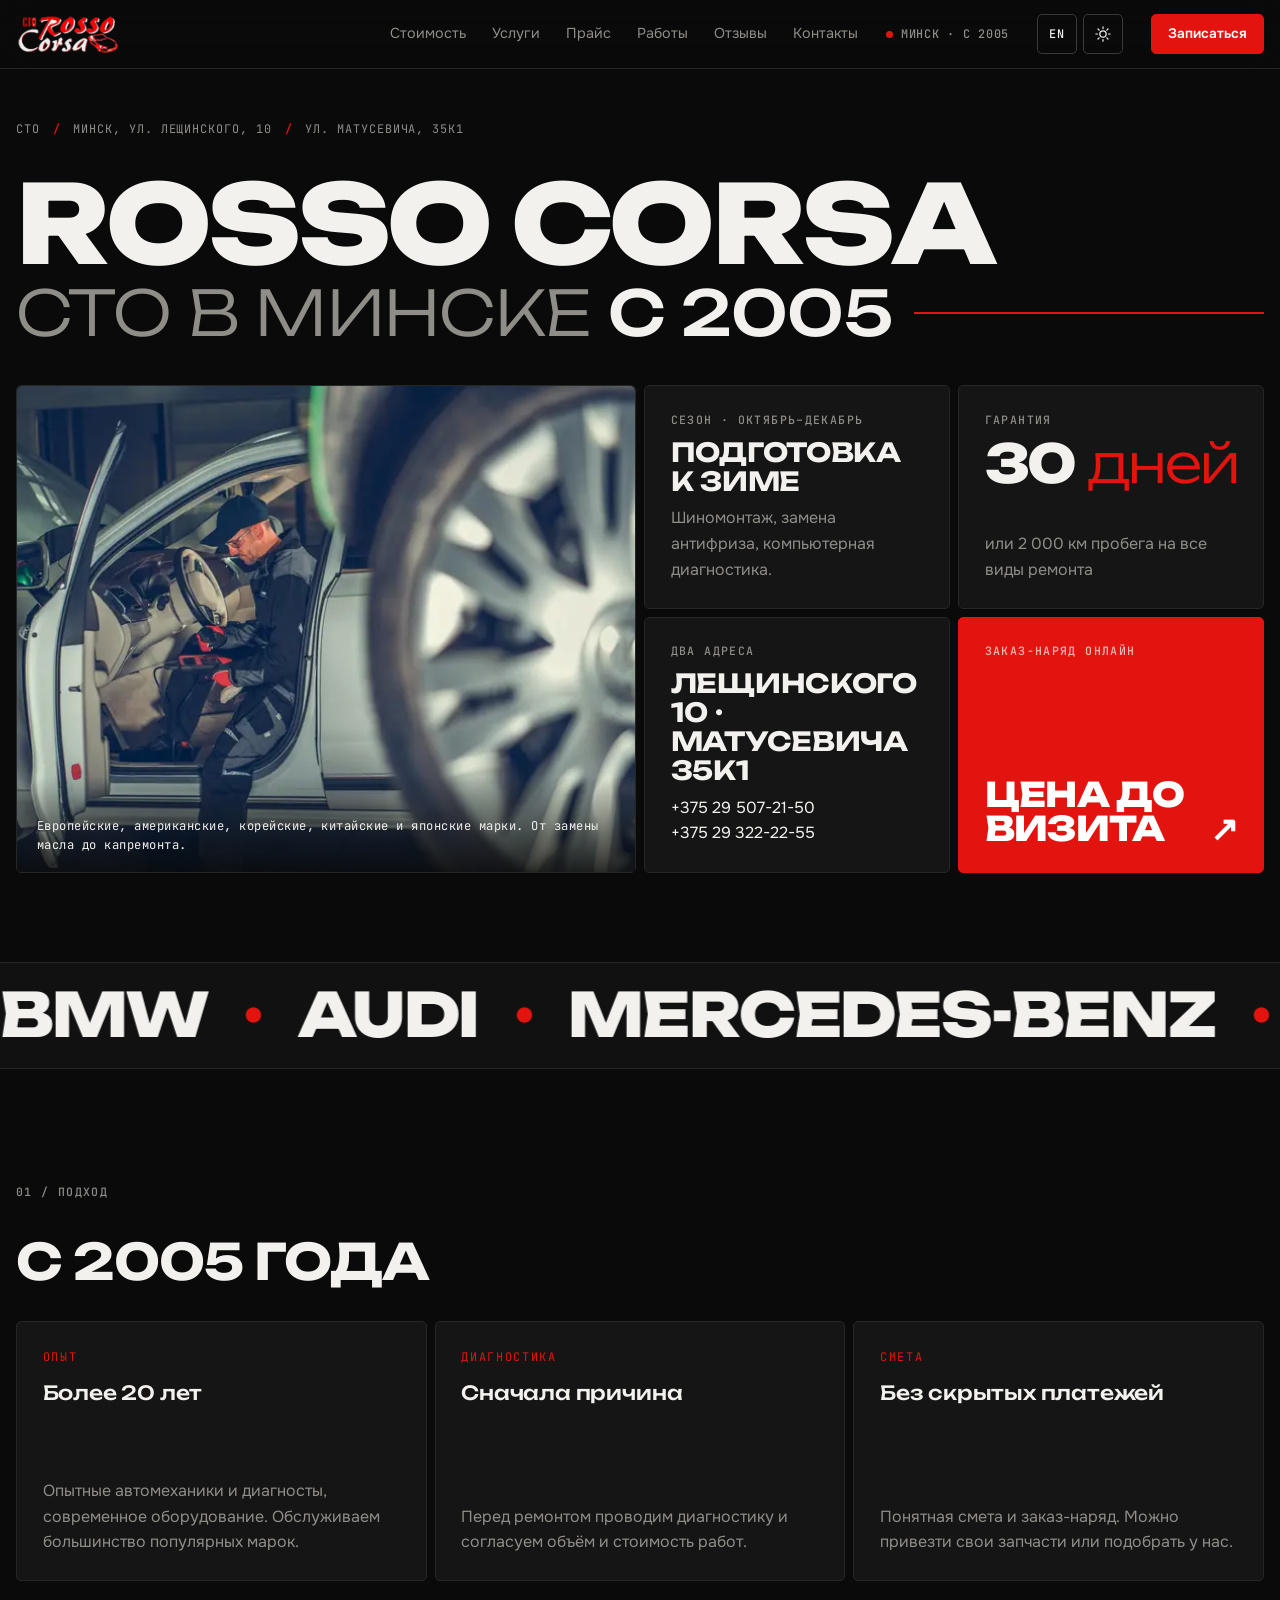
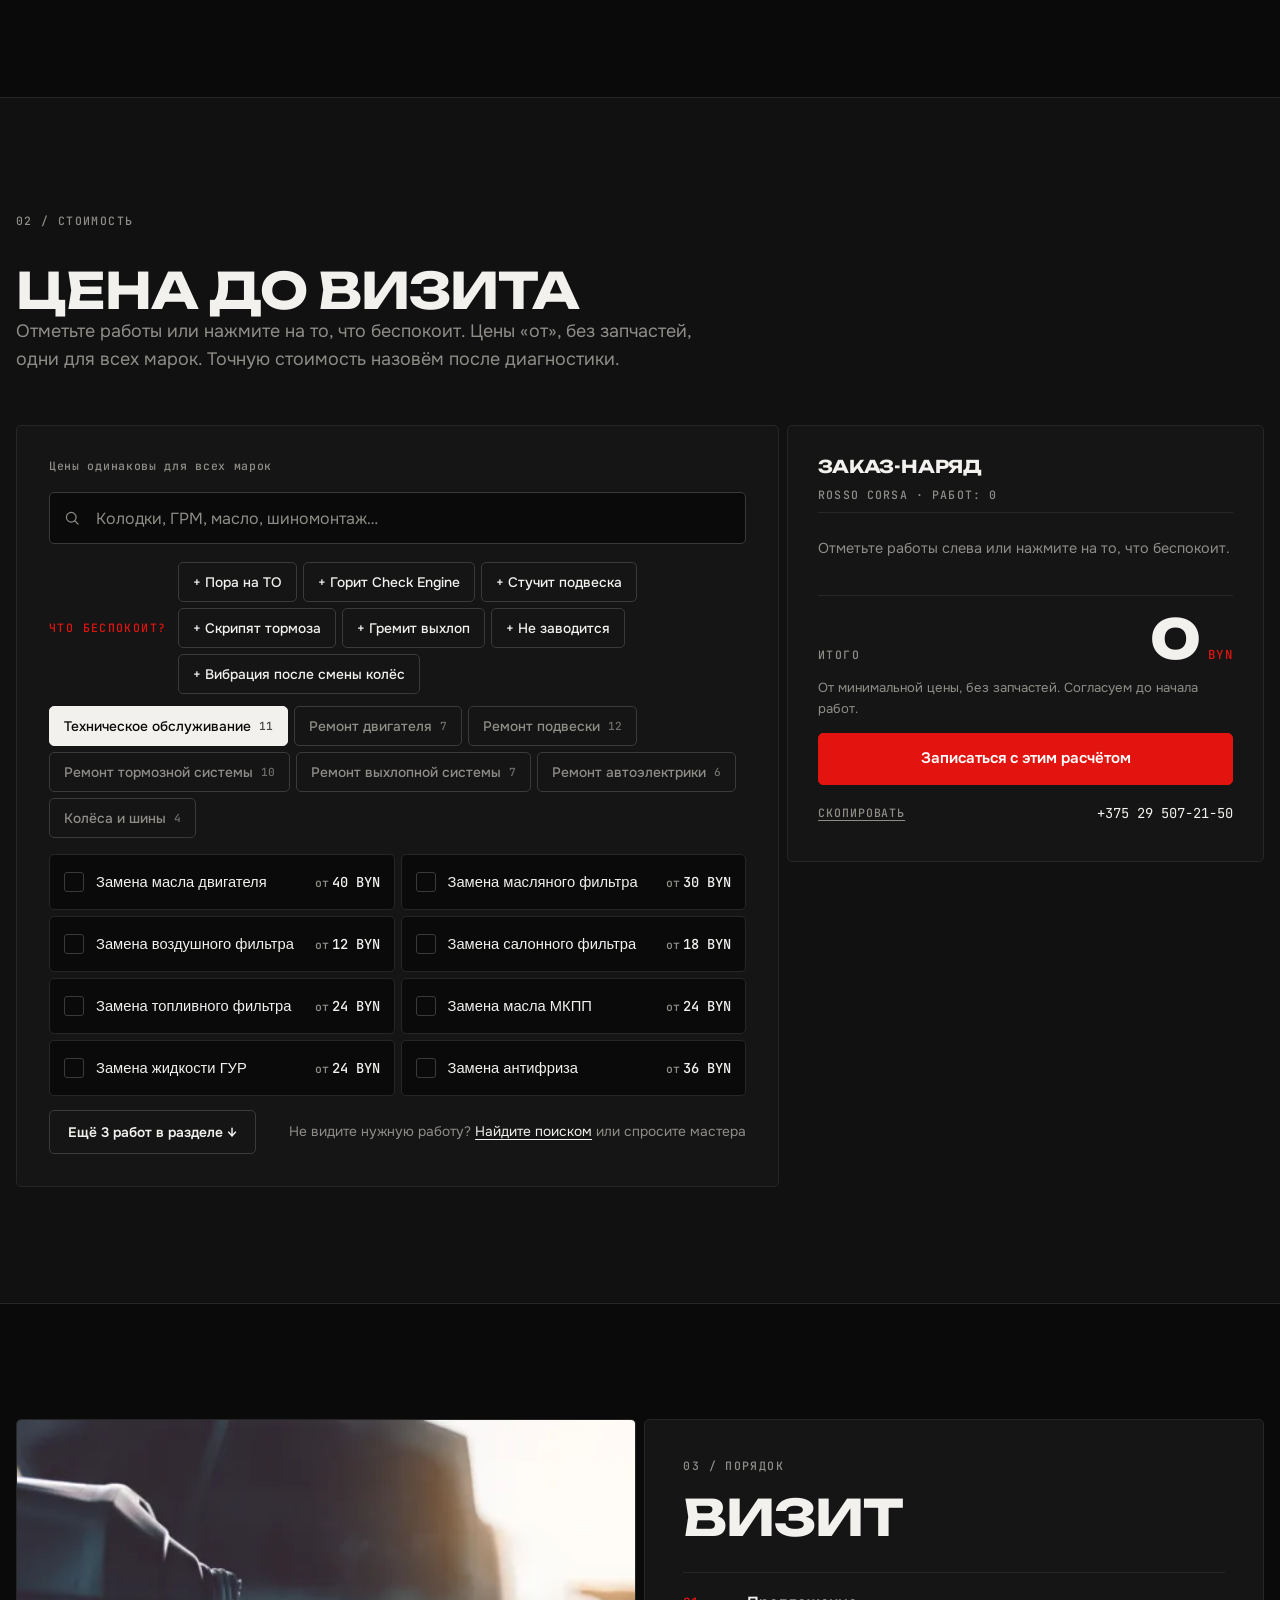
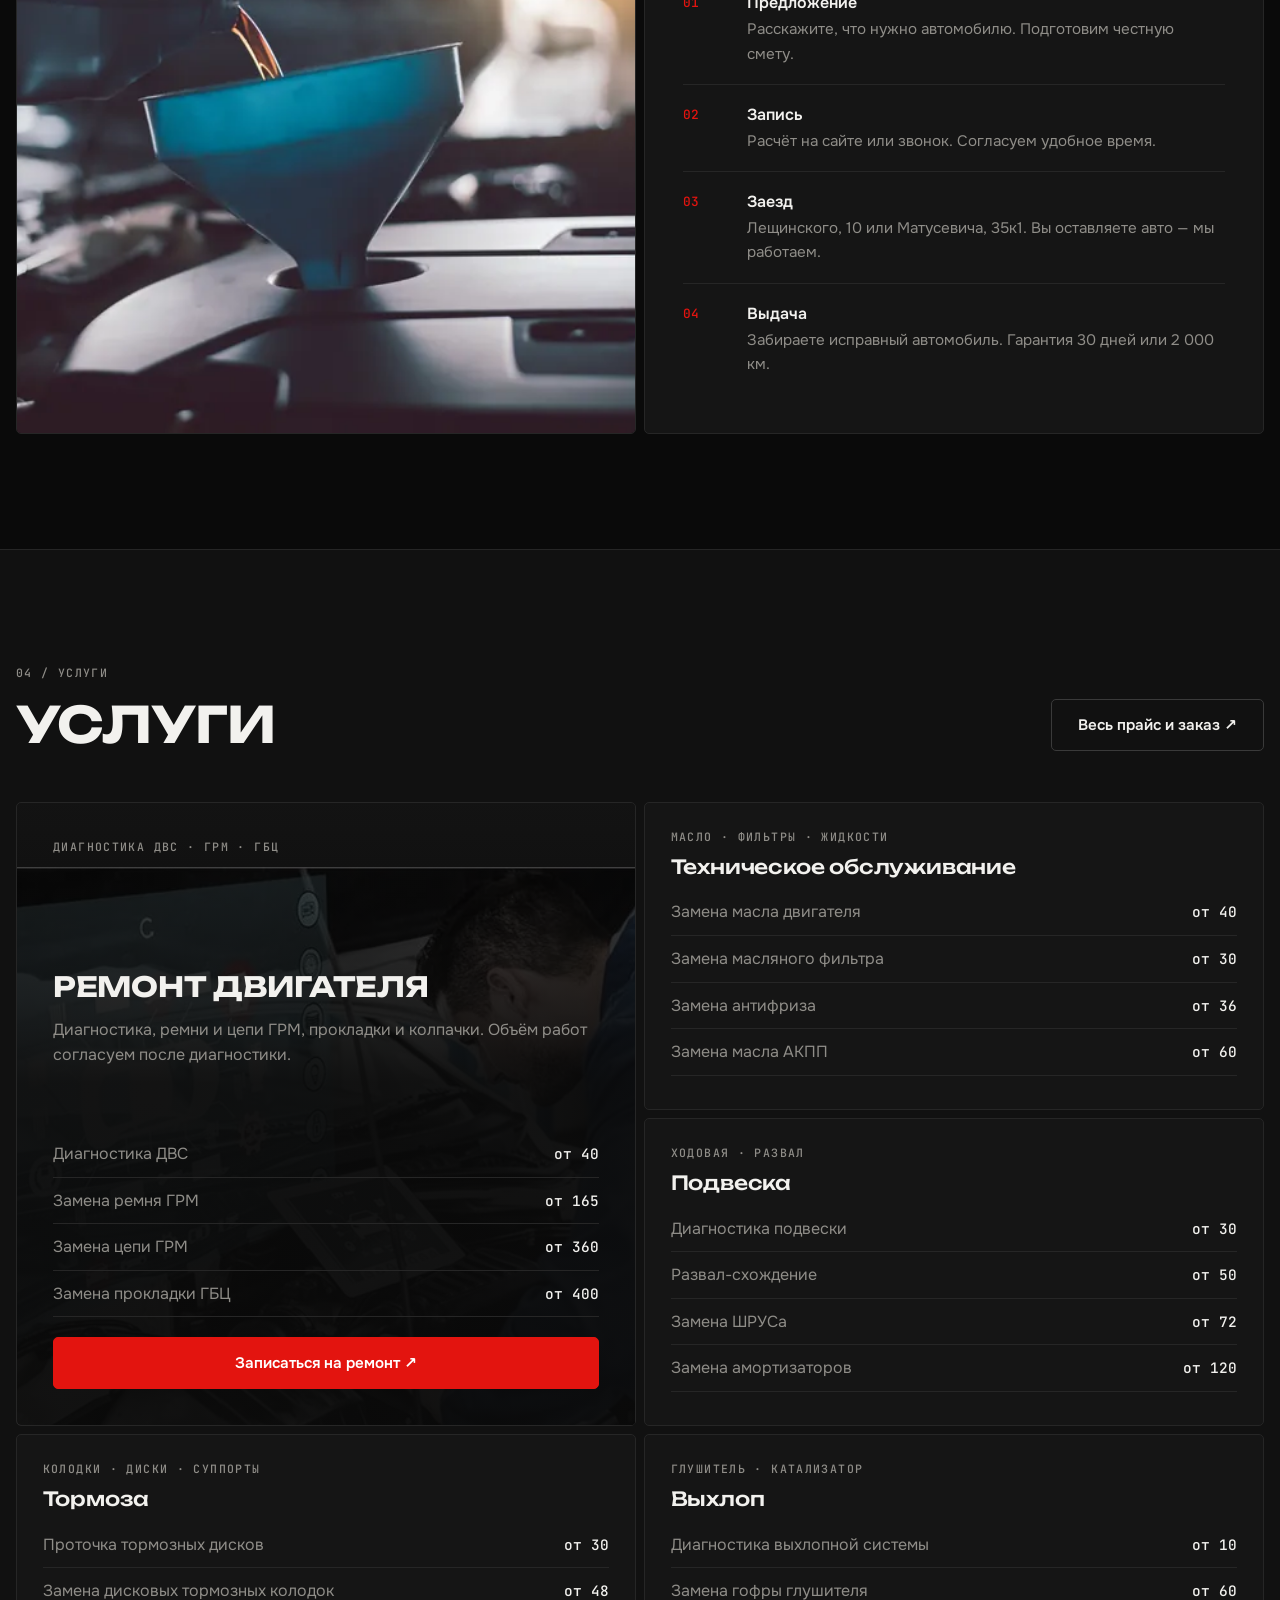
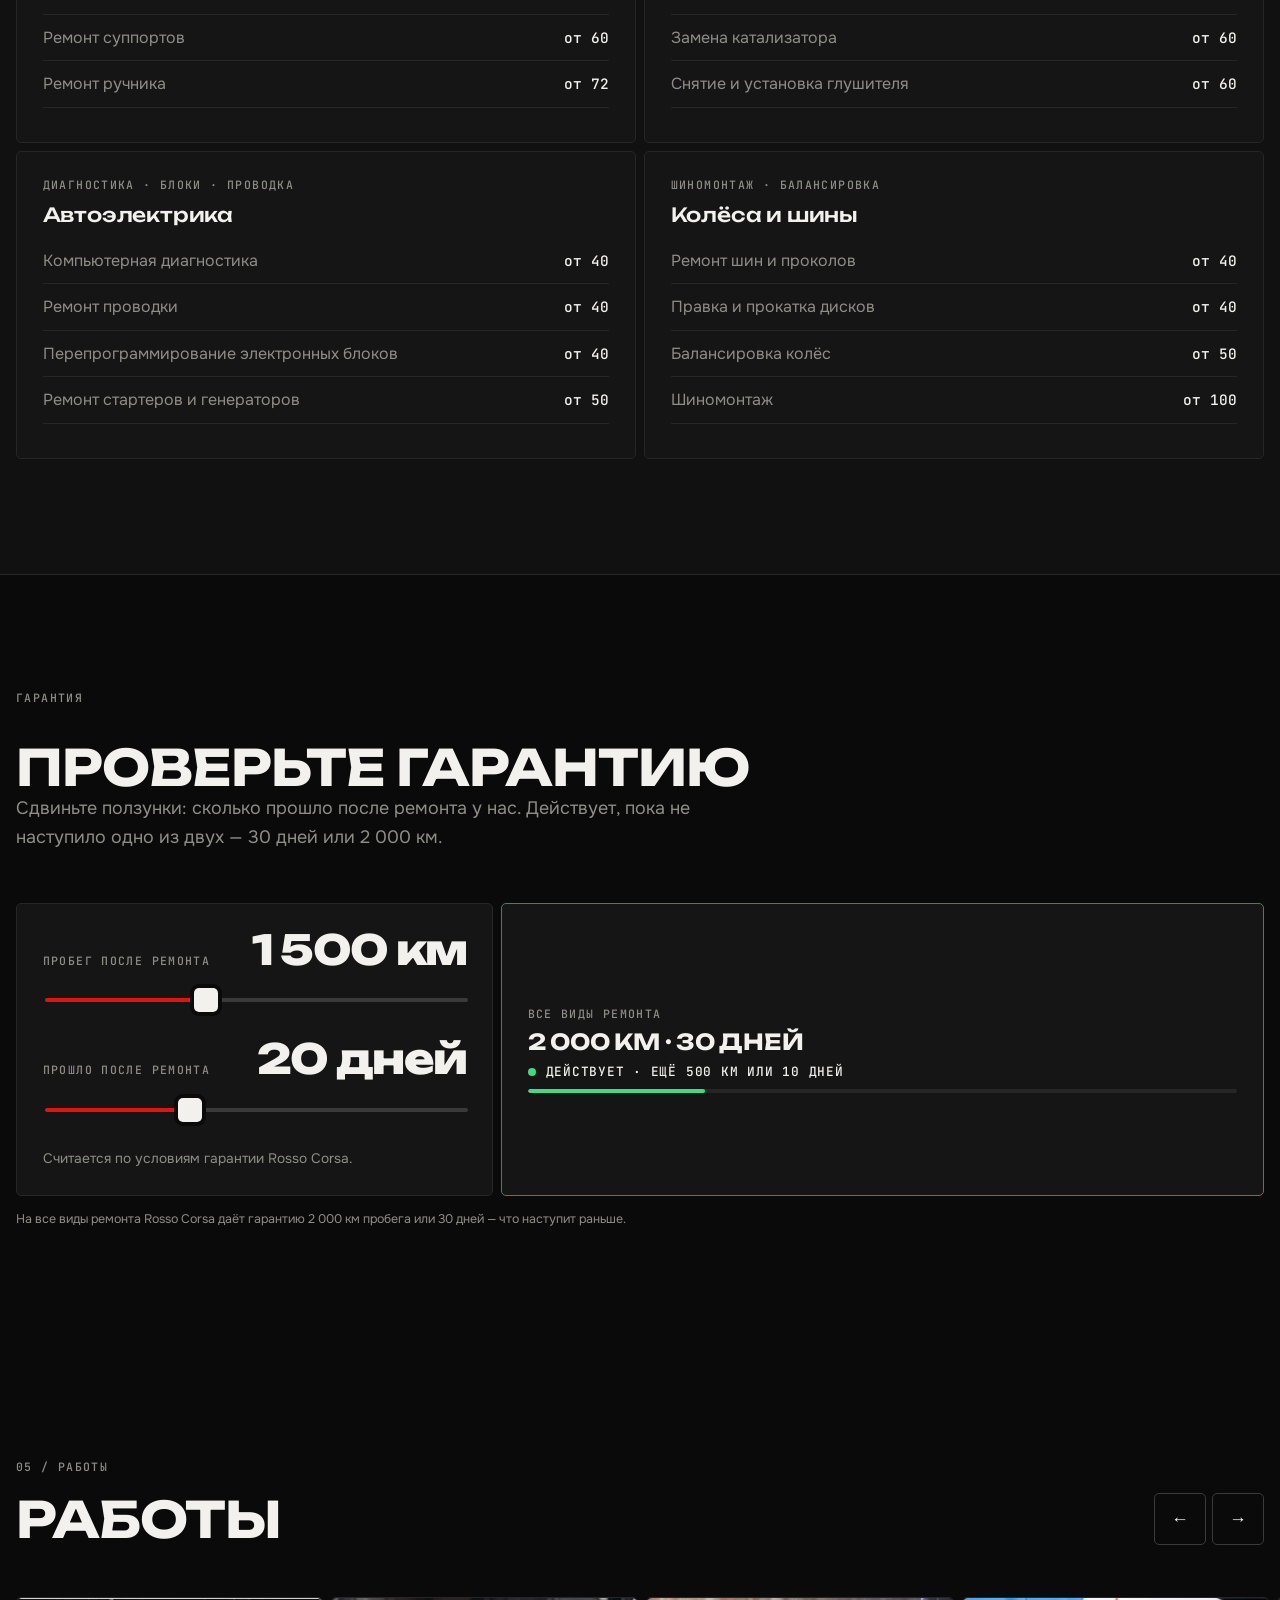
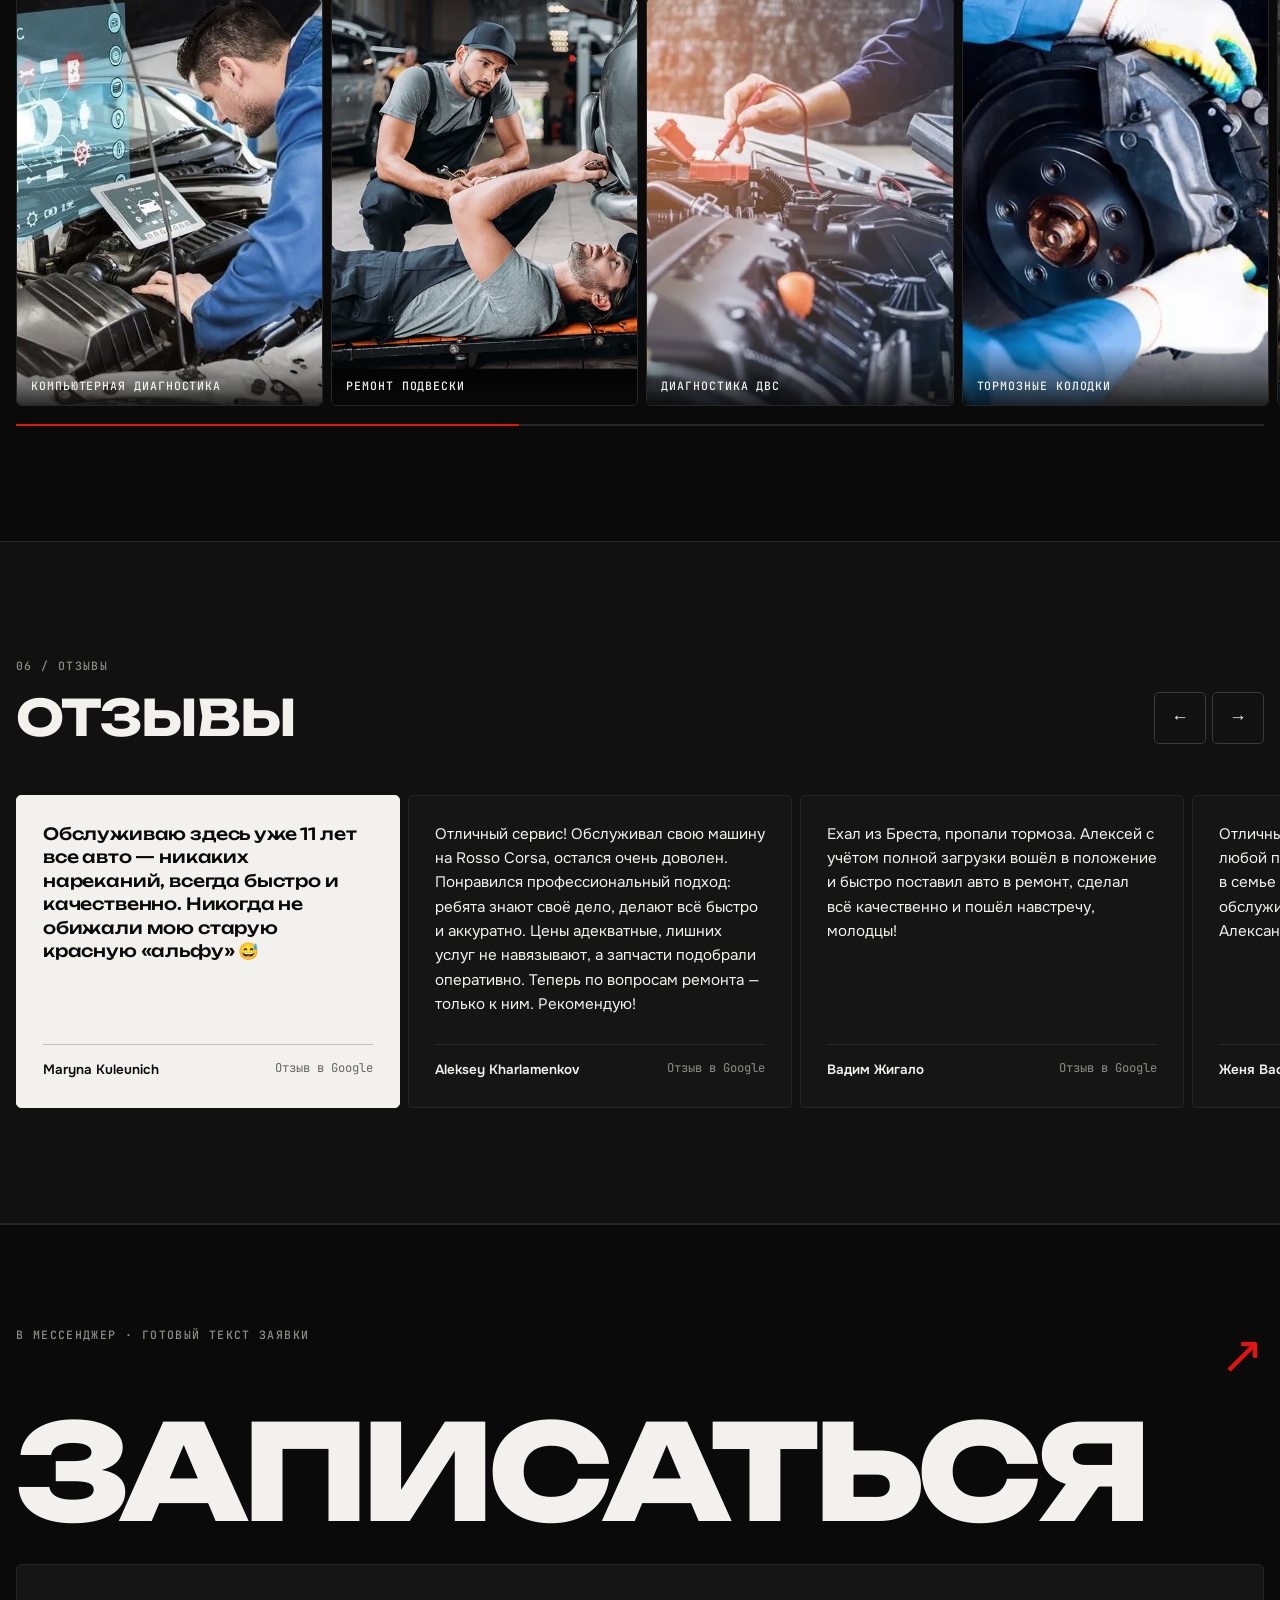
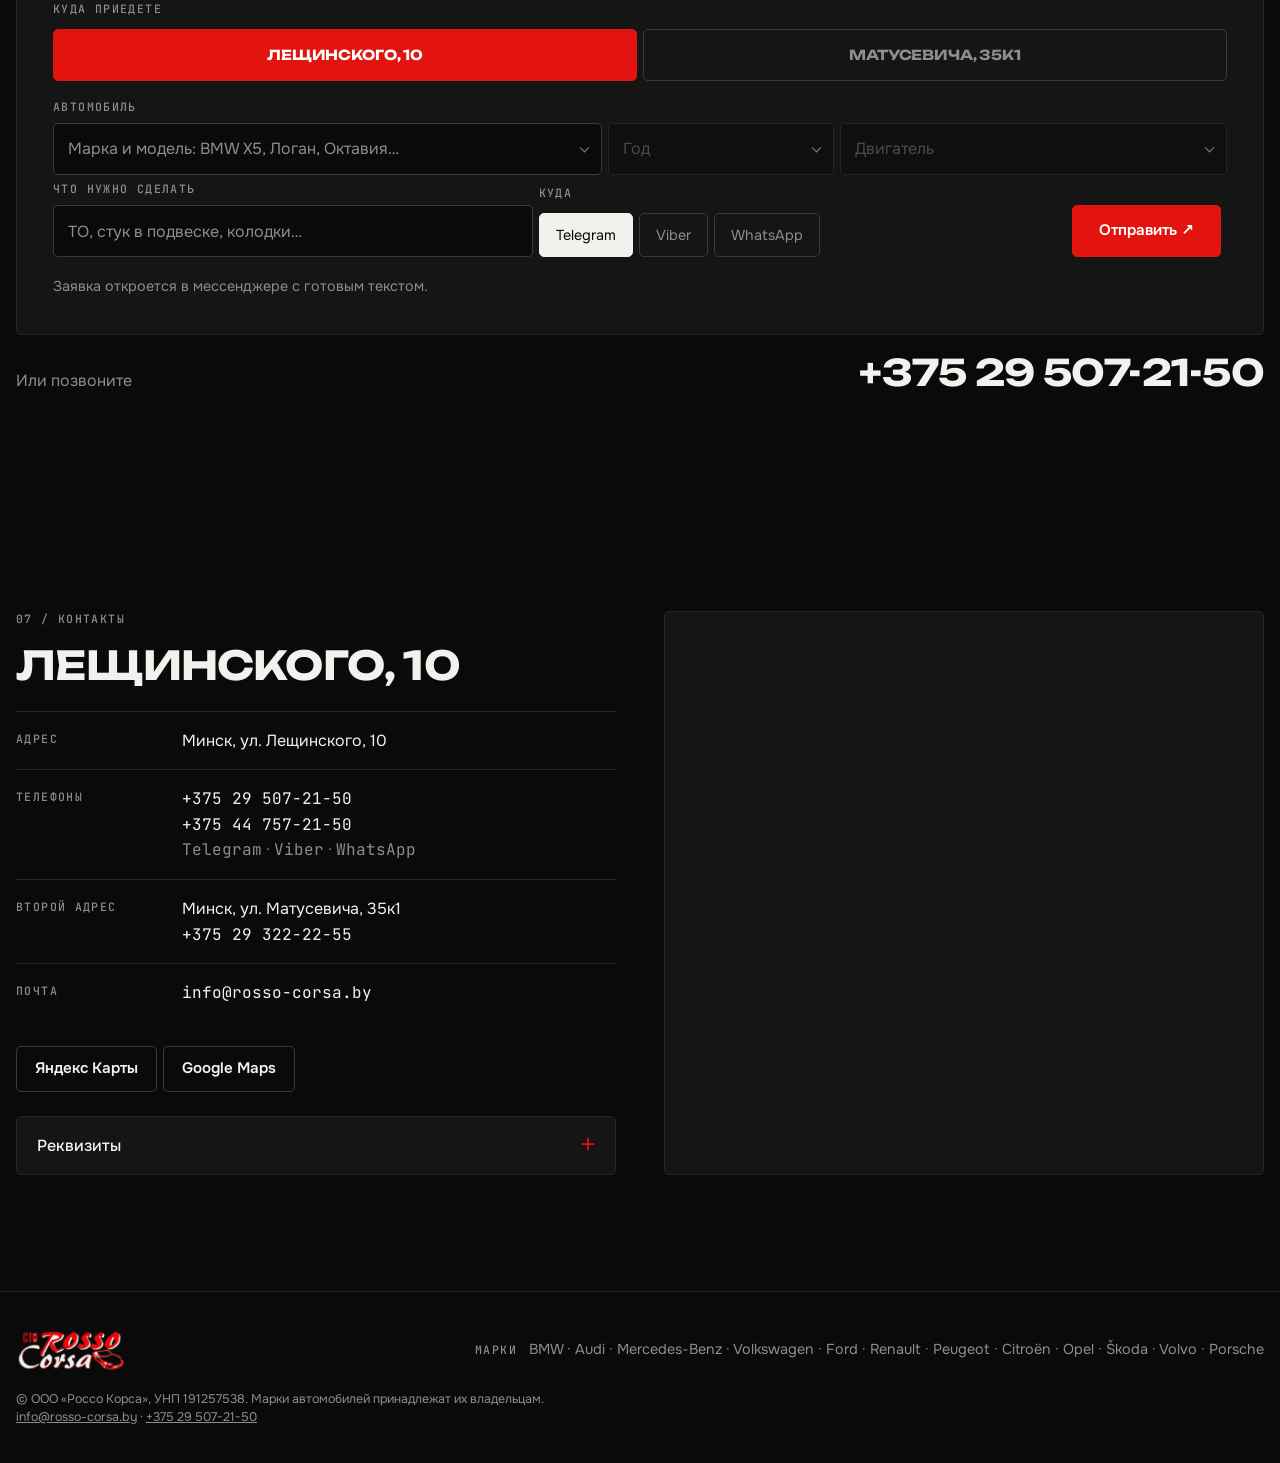
<file: index.html>
<!doctype html>
<html class="v4" lang="ru" data-currency="BYN">
<head>
<script>try{var t=localStorage.getItem("rosso-theme");if(t)document.documentElement.dataset.theme=t}catch(e){}</script>
<meta charset="utf-8">
<meta name="viewport" content="width=device-width, initial-scale=1, viewport-fit=cover">
<meta name="format-detection" content="telephone=no">
<title>Rosso Corsa — СТО в Минске на Лещинского и Матусевича</title>
<meta name="description" content="Автосервис Rosso Corsa в Минске с 2005 года: ТО, ремонт двигателя, подвески, тормозов, выхлопа, автоэлектрики, шиномонтаж. Цены «от» до визита, гарантия 30 дней или 2 000 км.">
<meta name="theme-color" content="#0a0a0a">
<link rel="canonical" href="https://dirol982.github.io/rosso/">
<meta property="og:type" content="website">
<meta property="og:locale" content="ru_RU">
<meta property="og:title" content="Rosso Corsa — СТО в Минске на Лещинского и Матусевича">
<meta property="og:description" content="Автосервис Rosso Corsa в Минске с 2005 года: ТО, ремонт двигателя, подвески, тормозов, выхлопа, автоэлектрики, шиномонтаж. Цены «от» до визита, гарантия 30 дней или 2 000 км.">
<meta property="og:image" content="https://dirol982.github.io/rosso/assets/img/hero.webp">
<link rel="icon" type="image/png" href="favicon.png">
<link rel="apple-touch-icon" href="apple-touch-icon.png">
<link rel="preload" href="assets/fonts/unb-lat.woff2" as="font" type="font/woff2" crossorigin>
<link rel="preload" href="assets/fonts/onest-cyr.woff2" as="font" type="font/woff2" crossorigin>
<link rel="alternate" hreflang="en" href="https://dirol982.github.io/rosso/en/">
<link rel="stylesheet" href="assets/css/style.css">
<link rel="stylesheet" href="assets/css/motion.css">
</head>
<body>

<a class="skip" href="#main">К содержанию</a>
<header class="top" data-header>
  <div class="top__in">
    <a class="brand" href="./" aria-label="Rosso Corsa — на главную"><img class="logo-on-dark" src="assets/img/logo-light.webp" alt="Rosso Corsa" width="240" height="96"><img class="logo-on-light" src="assets/img/logo-dark.webp" alt="" width="240" height="96" loading="lazy"></a>
    <nav class="nav" aria-label="Разделы">
      <a href="#calc">Стоимость</a>
      <a href="#services">Услуги</a>
      <a href="price.html">Прайс</a>
      <a href="#workshop">Работы</a>
      <a href="#reviews">Отзывы</a>
      <a href="#contacts">Контакты</a>
    </nav>
    <span class="status"><i></i><span>Минск · с 2005</span></span>
    <div class="tools">
      <a class="tool tool--lang" href="en/" hreflang="en" lang="en" aria-label="EN — English version">EN</a>
      <button class="tool tool--theme" type="button" data-theme-toggle aria-label="Светлая тема"><svg class="i-sun" width="18" height="18" viewBox="0 0 24 24" fill="none" stroke="currentColor" stroke-width="1.6" stroke-linecap="round" aria-hidden="true"><circle cx="12" cy="12" r="4.2"/><path d="M12 2.5v2.2M12 19.3v2.2M2.5 12h2.2M19.3 12h2.2M5.3 5.3l1.6 1.6M17.1 17.1l1.6 1.6M5.3 18.7l1.6-1.6M17.1 6.9l1.6-1.6"/></svg><svg class="i-moon" width="18" height="18" viewBox="0 0 24 24" fill="none" stroke="currentColor" stroke-width="1.6" stroke-linecap="round" stroke-linejoin="round" aria-hidden="true"><path d="M20 14.5A8 8 0 0 1 9.5 4a8 8 0 1 0 10.5 10.5Z"/></svg></button>
    </div>
    <a class="btn btn--sm" href="#book">Записаться</a>
  </div>
</header>

<main id="main">

<section class="hero">
  <div class="wrap">
    <p class="coord mono">СТО <b>/</b> Минск, ул. Лещинского, 10 <b>/</b> ул. Матусевича, 35к1</p>
    <h1 class="mega" aria-label="Rosso Corsa — СТО в Минске с 2005 года">
      <span class="mega__l1">Rosso Corsa</span>
      <span class="mega__l2"><span>СТО в Минске <b>с 2005</b></span><span class="mega__dash" aria-hidden="true"></span></span>
    </h1>

    <div class="bento bento--hero">
      <figure class="tile tile--photo tile--hero">
        <img src="assets/img/hero.webp" srcset="assets/img/hero-720.webp 720w, assets/img/hero-1080.webp 1080w, assets/img/hero.webp 1600w" sizes="(max-width: 1000px) 100vw, 50vw" alt="Мастер Rosso Corsa проводит компьютерную диагностику в салоне автомобиля" width="1600" height="1066" fetchpriority="high">
        <figcaption class="mono">Европейские, американские, корейские, китайские и японские марки. От замены масла до капремонта.</figcaption>
      </figure>

      <div class="tile tile--season">
        <p class="label" data-season-label>Сезон</p>
        <p class="tile__big" data-season-title>Подготовка к зиме</p>
        <p class="muted" data-season-text>Шиномонтаж, замена антифриза, компьютерная диагностика.</p>
      </div>

      <div class="tile tile--spec">
        <p class="label">Гарантия</p>
        <p class="tile__huge">30<span>&nbsp;дней</span></p>
        <p class="muted">или 2 000 км пробега на все виды ремонта</p>
      </div>

      <div class="tile tile--open">
        <p class="label">Два адреса</p>
        <p class="tile__big">Лещинского 10 · Матусевича 35к1</p>
        <p class="muted"><a href="tel:+375295072150">+375 29 507-21-50</a><br><a href="tel:+375293222255">+375 29 322-22-55</a></p>
      </div>

      <a class="tile tile--cta" href="#calc">
        <span class="label">Заказ-наряд онлайн</span>
        <span class="tile__cta">Цена до визита <span aria-hidden="true">↗</span></span>
      </a>
    </div>
  </div>
</section>

<div class="ticker" aria-hidden="true"><div class="ticker__track"><span>BMW<i>·</i></span><span>Audi<i>·</i></span><span>Mercedes-Benz<i>·</i></span><span>Volkswagen<i>·</i></span><span>Ford<i>·</i></span><span>Renault<i>·</i></span><span>Peugeot<i>·</i></span><span>Citroën<i>·</i></span><span>Opel<i>·</i></span><span>Škoda<i>·</i></span><span>Volvo<i>·</i></span><span>Porsche<i>·</i></span><span>Land Rover<i>·</i></span><span>Chevrolet<i>·</i></span><span>Geely<i>·</i></span><span>Haval<i>·</i></span><span>Chery<i>·</i></span><span>Alfa Romeo<i>·</i></span><span>Tesla<i>·</i></span></div></div>

<section class="sec" id="about">
  <div class="wrap">
    <div class="sec__head">
      <p class="label">01 / Подход</p>
      <h2 class="h2">С 2005 года</h2>
    </div>
    <ul class="bento bento--three">
      <li class="tile">
        <p class="tile__k mono">Опыт</p>
        <h3 class="h3">Более 20 лет</h3>
        <p class="muted">Опытные автомеханики и диагносты, современное оборудование. Обслуживаем большинство популярных марок.</p>
      </li>
      <li class="tile">
        <p class="tile__k mono">Диагностика</p>
        <h3 class="h3">Сначала причина</h3>
        <p class="muted">Перед ремонтом проводим диагностику и согласуем объём и стоимость работ.</p>
      </li>
      <li class="tile">
        <p class="tile__k mono">Смета</p>
        <h3 class="h3">Без скрытых платежей</h3>
        <p class="muted">Понятная смета и заказ-наряд. Можно привезти свои запчасти или подобрать у нас.</p>
      </li>
    </ul>
  </div>
</section>

<section class="sec sec--panel" id="calc" data-calc>
  <script type="application/json" data-calc-data>[{"id": "all", "name": "Цены одинаковы для всех марок", "cats": [{"name": "Техническое обслуживание", "items": [{"name": "Замена масла двигателя", "price": 40}, {"name": "Замена масляного фильтра", "price": 30}, {"name": "Замена воздушного фильтра", "price": 12}, {"name": "Замена салонного фильтра", "price": 18}, {"name": "Замена топливного фильтра", "price": 24}, {"name": "Замена масла МКПП", "price": 24}, {"name": "Замена жидкости ГУР", "price": 24}, {"name": "Замена антифриза", "price": 36}, {"name": "Замена тормозной жидкости", "price": 42}, {"name": "Замена масла АКПП", "price": 60}, {"name": "Промывка радиатора печки", "price": 90}]}, {"name": "Ремонт двигателя", "items": [{"name": "Диагностика ДВС", "price": 40}, {"name": "Замена прокладки клапанной крышки", "price": 30}, {"name": "Замена прокладки поддона", "price": 60}, {"name": "Замена ремня ГРМ", "price": 165}, {"name": "Замена маслосъёмных колпачков", "price": 180}, {"name": "Замена цепи ГРМ", "price": 360}, {"name": "Замена прокладки ГБЦ", "price": 400}]}, {"name": "Ремонт подвески", "items": [{"name": "Диагностика подвески", "price": 30}, {"name": "Замена стоек стабилизатора", "price": 30}, {"name": "Замена шаровой опоры", "price": 30}, {"name": "Замена втулок стабилизатора", "price": 42}, {"name": "Замена рычага подвески", "price": 48}, {"name": "Развал-схождение", "price": 50}, {"name": "Замена ступичного подшипника", "price": 60}, {"name": "Замена ШРУСа", "price": 72}, {"name": "Замена амортизаторов", "price": 120}, {"name": "Замена опорных подшипников", "price": 120}, {"name": "Замена сайлентблоков рычага", "price": 120}, {"name": "Замена сайлентблоков подрамника", "price": 132}]}, {"name": "Ремонт тормозной системы", "items": [{"name": "Проточка тормозных дисков", "price": 30}, {"name": "Замена тормозных барабанов", "price": 36}, {"name": "Замена тормозных трубок", "price": 40}, {"name": "Замена тормозной жидкости + прокачка системы", "price": 42}, {"name": "Замена дисковых тормозных колодок", "price": 48}, {"name": "Замена тормозных шлангов", "price": 60}, {"name": "Ремонт суппортов", "price": 60}, {"name": "Замена барабанных тормозных колодок", "price": 72}, {"name": "Ремонт ручника", "price": 72}, {"name": "Замена главного тормозного цилиндра", "price": 72}]}, {"name": "Ремонт выхлопной системы", "items": [{"name": "Диагностика выхлопной системы", "price": 10}, {"name": "Замена хомутов/резинок", "price": 12}, {"name": "Снятие и установка резонатора", "price": 36}, {"name": "Замена приёмной трубы", "price": 48}, {"name": "Снятие и установка глушителя", "price": 60}, {"name": "Замена гофры глушителя", "price": 60}, {"name": "Замена катализатора", "price": 60}]}, {"name": "Ремонт автоэлектрики", "items": [{"name": "Компьютерная диагностика", "price": 40}, {"name": "Ремонт проводки", "price": 40}, {"name": "Ремонт электронных блоков", "price": 40}, {"name": "Перепрограммирование электронных блоков", "price": 40}, {"name": "Ремонт электрооборудования", "price": 40}, {"name": "Ремонт стартеров и генераторов", "price": 50}]}, {"name": "Колёса и шины", "items": [{"name": "Ремонт шин и проколов", "price": 40}, {"name": "Правка и прокатка дисков", "price": 40}, {"name": "Балансировка колёс", "price": 50}, {"name": "Шиномонтаж", "price": 100}]}]}]</script>
  <div class="wrap">
    <div class="sec__head">
      <p class="label">02 / Стоимость</p>
      <h2 class="h2">Цена до визита</h2>
      <p class="muted lede">Отметьте работы или нажмите на то, что беспокоит. Цены «от», без запчастей, одни для всех марок. Точную стоимость назовём после диагностики.</p>
    </div>

    <div class="calc">
      <div class="calc__panel">
        <div class="calc__top">
          <small class="calc__hint">Цены одинаковы для всех марок</small>
        </div>
        <label class="calc__search"><svg width="18" height="18" viewBox="0 0 24 24" fill="none" stroke="currentColor" stroke-width="1.6" stroke-linecap="round" aria-hidden="true"><circle cx="11" cy="11" r="6.5"/><path d="m20 20-4.4-4.4"/></svg><span class="sr">Поиск работы</span><input type="search" placeholder="Колодки, ГРМ, масло, шиномонтаж…" autocomplete="off" data-calc-search><span class="calc__found" data-calc-found aria-live="polite"></span></label>
        <div class="calc__sym"><span class="calc__sym-l">Что беспокоит?</span><div class="calc__sym-row" data-calc-sym></div></div>
        <div class="calc__cats" role="tablist" aria-label="Раздел прайса" data-calc-cats></div>
        <div class="calc__items" data-calc-items></div>
        <div class="calc__foot" data-calc-foot></div>
        <p class="sr">Работ в прайсе: <span data-calc-count>57</span></p>
      </div>

      <div class="calc__backdrop" data-check-backdrop hidden></div>
      <form class="check" id="precheck" aria-labelledby="check-title" data-check novalidate>
        <div class="check__top">
          <h3 id="check-title">Заказ-наряд</h3>
          <button type="button" class="check__clear" data-check-clear hidden>Очистить</button>
          <button type="button" class="check__close" data-check-close aria-label="Свернуть расчёт"><svg width="22" height="22" viewBox="0 0 24 24" fill="none" stroke="currentColor" stroke-width="1.6" stroke-linecap="round" aria-hidden="true"><path d="M5 5l14 14M19 5 5 19"/></svg></button>
        </div>
        <p class="check__meta" data-check-meta>Rosso Corsa</p>
        <ul class="check__lines" role="list" data-check-lines></ul>
        <div class="check__total"><span>Итого</span><strong class="num"><span data-check-sum>0</span> <small>BYN</small></strong></div>
        <p class="check__fine">От минимальной цены, без запчастей. Согласуем до начала работ.</p>
        <div class="check__book" data-check-book hidden>
          <label class="check__label" for="check-model">Автомобиль</label>
          <input id="check-model" class="check__input" name="model" type="text" placeholder="Марка и модель: BMW X5, Логан, Октавия…" autocomplete="off">
          <span class="check__label">Куда приедете</span>
          <div class="check__ch check__ch--2" role="radiogroup" aria-label="Куда приедете"><label><input type="radio" name="branch" value="Лещинского, 10" checked><span>Лещинского, 10</span></label><label><input type="radio" name="branch" value="Матусевича, 35к1"><span>Матусевича, 35к1</span></label></div>
          <span class="check__label">Когда удобно</span>
          <div class="check__days" data-check-days></div>
          <div class="check__slots" data-check-slots></div>
          <span class="check__label">Куда отправить</span>
          <div class="check__ch" role="radiogroup" aria-label="Куда отправить">
            <label><input type="radio" name="ch" value="telegram" checked><span>Telegram</span></label>
            <label><input type="radio" name="ch" value="viber"><span>Viber</span></label>
            <label><input type="radio" name="ch" value="whatsapp"><span>WhatsApp</span></label>
          </div>
        </div>
        <button class="btn check__submit" type="submit" data-check-submit>Записаться с этим расчётом</button>
        <div class="check__row"><button type="button" class="check__copy" data-check-copy>Скопировать</button><a href="tel:+375295072150">+375 29 507-21-50</a></div>
      </form>
    </div>
    <div class="toast" data-toast role="status" aria-live="polite"></div>
  </div>
</section>

<section class="sec" id="visit">
  <div class="wrap visit">
    <figure class="visit__fig">
      <img src="assets/img/oil.webp" srcset="assets/img/oil-720.webp 720w, assets/img/oil.webp 1440w" sizes="(max-width: 860px) 100vw, 50vw" alt="Замена масла в двигателе в Rosso Corsa" width="1440" height="960" loading="lazy">
    </figure>
    <div class="visit__body">
      <p class="label">03 / Порядок</p>
      <h2 class="h2">Визит</h2>
      <ol class="steps">
        <li><h3>Предложение</h3><p>Расскажите, что нужно автомобилю. Подготовим честную смету.</p></li><li><h3>Запись</h3><p>Расчёт на сайте или звонок. Согласуем удобное время.</p></li><li><h3>Заезд</h3><p>Лещинского, 10 или Матусевича, 35к1. Вы оставляете авто — мы работаем.</p></li><li><h3>Выдача</h3><p>Забираете исправный автомобиль. Гарантия 30 дней или 2 000 км.</p></li>
      </ol>
    </div>
  </div>
</section>

<section class="sec sec--panel" id="services">
  <div class="wrap">
    <div class="sec__head sec__head--row">
      <div>
        <p class="label">04 / Услуги</p>
        <h2 class="h2">Услуги</h2>
      </div>
      <a class="btn btn--ghost" href="price.html">Весь прайс и заказ ↗</a>
    </div>

    <div class="bento bento--svc">
      <article class="tile tile--storage tile--dsg" id="engine">
        <div class="tile__bg" role="img" aria-label="Компьютерная диагностика автомобиля в Rosso Corsa" style="background-image:url('assets/img/diag.webp')"></div>
        <div class="tile__inner">
          <p class="label">Диагностика ДВС · ГРМ · ГБЦ</p>
          <h3 class="h3 h3--lg">Ремонт двигателя</h3>
          <p class="muted">Диагностика, ремни и цепи ГРМ, прокладки и колпачки. Объём работ согласуем после диагностики.</p>
          <table class="list"><tbody><tr><th scope="row">Диагностика ДВС</th><td>от 40</td></tr><tr><th scope="row">Замена ремня ГРМ</th><td>от 165</td></tr><tr><th scope="row">Замена цепи ГРМ</th><td>от 360</td></tr><tr><th scope="row">Замена прокладки ГБЦ</th><td>от 400</td></tr></tbody></table>
          <a class="btn" href="#calc" data-pick-task="Ремонт двигателя">Записаться на ремонт ↗</a>
        </div>
      </article>

      <article class="tile">
        <p class="label">Масло · фильтры · жидкости</p>
        <h3 class="h3">Техническое обслуживание</h3>
        <table class="list"><tbody><tr><th scope="row">Замена масла двигателя</th><td>от 40</td></tr><tr><th scope="row">Замена масляного фильтра</th><td>от 30</td></tr><tr><th scope="row">Замена антифриза</th><td>от 36</td></tr><tr><th scope="row">Замена масла АКПП</th><td>от 60</td></tr></tbody></table>
      </article>

      <article class="tile">
        <p class="label">Ходовая · развал</p>
        <h3 class="h3">Подвеска</h3>
        <table class="list"><tbody><tr><th scope="row">Диагностика подвески</th><td>от 30</td></tr><tr><th scope="row">Развал-схождение</th><td>от 50</td></tr><tr><th scope="row">Замена ШРУСа</th><td>от 72</td></tr><tr><th scope="row">Замена амортизаторов</th><td>от 120</td></tr></tbody></table>
      </article>

      <article class="tile">
        <p class="label">Колодки · диски · суппорты</p>
        <h3 class="h3">Тормоза</h3>
        <table class="list"><tbody><tr><th scope="row">Проточка тормозных дисков</th><td>от 30</td></tr><tr><th scope="row">Замена дисковых тормозных колодок</th><td>от 48</td></tr><tr><th scope="row">Ремонт суппортов</th><td>от 60</td></tr><tr><th scope="row">Ремонт ручника</th><td>от 72</td></tr></tbody></table>
      </article>

      <article class="tile">
        <p class="label">Глушитель · катализатор</p>
        <h3 class="h3">Выхлоп</h3>
        <table class="list"><tbody><tr><th scope="row">Диагностика выхлопной системы</th><td>от 10</td></tr><tr><th scope="row">Замена гофры глушителя</th><td>от 60</td></tr><tr><th scope="row">Замена катализатора</th><td>от 60</td></tr><tr><th scope="row">Снятие и установка глушителя</th><td>от 60</td></tr></tbody></table>
      </article>

      <article class="tile">
        <p class="label">Диагностика · блоки · проводка</p>
        <h3 class="h3">Автоэлектрика</h3>
        <table class="list"><tbody><tr><th scope="row">Компьютерная диагностика</th><td>от 40</td></tr><tr><th scope="row">Ремонт проводки</th><td>от 40</td></tr><tr><th scope="row">Перепрограммирование электронных блоков</th><td>от 40</td></tr><tr><th scope="row">Ремонт стартеров и генераторов</th><td>от 50</td></tr></tbody></table>
      </article>

      <article class="tile">
        <p class="label">Шиномонтаж · балансировка</p>
        <h3 class="h3">Колёса и шины</h3>
        <table class="list"><tbody><tr><th scope="row">Ремонт шин и проколов</th><td>от 40</td></tr><tr><th scope="row">Правка и прокатка дисков</th><td>от 40</td></tr><tr><th scope="row">Балансировка колёс</th><td>от 50</td></tr><tr><th scope="row">Шиномонтаж</th><td>от 100</td></tr></tbody></table>
      </article>
    </div>
  </div>
</section>

<section class="sec" id="warranty">
  <div class="wrap">
    <div class="sec__head">
      <p class="label">Гарантия</p>
      <h2 class="h2">Проверьте гарантию</h2>
      <p class="muted lede">Сдвиньте ползунки: сколько прошло после ремонта у нас. Действует, пока не наступило одно из двух — 30 дней или 2 000 км.</p>
    </div>
    <div class="wc" data-wc="days">
      <div class="tile wc__ctrl">
        <div class="wc__row"><div class="wc__top"><label class="label" for="wc-km">Пробег после ремонта</label><output class="wc__val num" for="wc-km" data-wc-km-out>1 500 км</output></div>
          <input type="range" id="wc-km" min="0" max="4000" step="100" value="1500" data-wc-km></div>
        <div class="wc__row"><div class="wc__top"><label class="label" for="wc-mo">Прошло после ремонта</label><output class="wc__val num" for="wc-mo" data-wc-mo-out>20 дней</output></div>
          <input type="range" id="wc-mo" min="0" max="60" step="1" value="20" data-wc-mo></div>
        <p class="wc__hint">Считается по условиям гарантии Rosso Corsa.</p>
      </div>
      <div class="wc__tiers" aria-live="polite"><div class="tile wc__tier" data-tier data-km="2000" data-mo="30"><p class="label">Все виды ремонта</p><p class="tile__big">2 000 км · 30 дней</p><p class="wc__state" data-state><i></i></p><div class="wc__bar"><span></span></div></div></div>
    </div>
    <p class="tiny muted" style="margin-top:14px">На все виды ремонта Rosso Corsa даёт гарантию 2 000 км пробега или 30 дней — что наступит раньше.</p>
  </div>
</section>

<section class="sec" id="workshop" data-swipe>
  <div class="wrap">
    <div class="sec__head sec__head--row">
      <div>
        <p class="label">05 / Работы</p>
        <h2 class="h2">Работы</h2>
      </div>
      <div class="rv-nav">
        <button class="rv-btn" type="button" data-swipe-prev aria-label="Предыдущие фото">←</button>
        <button class="rv-btn" type="button" data-swipe-next aria-label="Следующие фото">→</button>
      </div>
    </div>
  </div>
  <div class="strip" data-swipe-track tabindex="0" role="region" aria-label="Фото работ: листайте пальцем, мышью или стрелками"><figure><img src="assets/img/w-diag.webp" alt="Компьютерная диагностика — Rosso Corsa" loading="lazy" decoding="async"><figcaption>Компьютерная диагностика</figcaption></figure><figure><img src="assets/img/w-team.webp" alt="Ремонт подвески — Rosso Corsa" loading="lazy" decoding="async"><figcaption>Ремонт подвески</figcaption></figure><figure><img src="assets/img/w-engine.webp" alt="Диагностика ДВС — Rosso Corsa" loading="lazy" decoding="async"><figcaption>Диагностика ДВС</figcaption></figure><figure><img src="assets/img/w-pads.webp" alt="Тормозные колодки — Rosso Corsa" loading="lazy" decoding="async"><figcaption>Тормозные колодки</figcaption></figure><figure><img src="assets/img/w-shock.webp" alt="Амортизаторы — Rosso Corsa" loading="lazy" decoding="async"><figcaption>Амортизаторы</figcaption></figure><figure><img src="assets/img/w-belt.webp" alt="Ремень ГРМ — Rosso Corsa" loading="lazy" decoding="async"><figcaption>Ремень ГРМ</figcaption></figure><figure><img src="assets/img/w-caliper.webp" alt="Ремонт суппортов — Rosso Corsa" loading="lazy" decoding="async"><figcaption>Ремонт суппортов</figcaption></figure><figure><img src="assets/img/w-alt.webp" alt="Стартеры и генераторы — Rosso Corsa" loading="lazy" decoding="async"><figcaption>Стартеры и генераторы</figcaption></figure><figure><img src="assets/img/w-cv.webp" alt="Замена ШРУСа — Rosso Corsa" loading="lazy" decoding="async"><figcaption>Замена ШРУСа</figcaption></figure><figure><img src="assets/img/w-exhaust.webp" alt="Выхлопная система — Rosso Corsa" loading="lazy" decoding="async"><figcaption>Выхлопная система</figcaption></figure></div>
  <div class="strip-bar" data-swipe-bar aria-hidden="true"><div class="strip-track"><span></span></div></div>
</section>

<section class="sec sec--panel" id="reviews">
  <div class="wrap">
    <div class="sec__head sec__head--row">
      <div>
        <p class="label">06 / Отзывы</p>
        <h2 class="h2">Отзывы</h2>
      </div>
      <div class="rv-nav">
        <button class="rv-btn" type="button" data-rv="-1" aria-label="Предыдущие отзывы">←</button>
        <button class="rv-btn" type="button" data-rv="1" aria-label="Следующие отзывы">→</button>
      </div>
    </div>
  </div>
  <div class="reviews" id="reviewsTrack" tabindex="0" aria-label="Отзывы клиентов">
    <blockquote class="rv rv--accent"><p>Обслуживаю здесь уже 11 лет все авто — никаких нареканий, всегда быстро и качественно. Никогда не обижали мою старую красную «альфу» 😅</p><footer><b>Maryna Kuleunich</b><span>Отзыв в Google</span></footer></blockquote><blockquote class="rv"><p>Отличный сервис! Обслуживал свою машину на Rosso Corsa, остался очень доволен. Понравился профессиональный подход: ребята знают своё дело, делают всё быстро и аккуратно. Цены адекватные, лишних услуг не навязывают, а запчасти подобрали оперативно. Теперь по вопросам ремонта — только к ним. Рекомендую!</p><footer><b>Aleksey Kharlamenkov</b><span>Отзыв в Google</span></footer></blockquote><blockquote class="rv"><p>Ехал из Бреста, пропали тормоза. Алексей с учётом полной загрузки вошёл в положение и быстро поставил авто в ремонт, сделал всё качественно и пошёл навстречу, молодцы!</p><footer><b>Вадим Жигало</b><span>Отзыв в Google</span></footer></blockquote><blockquote class="rv"><p>Отличный сервис. Весь спектр услуг. С любой проблемой можно обратиться. У нас в семье две машины, и обе там обслуживаются. Огромная благодарность Александру.</p><footer><b>Женя Василенко</b><span>Отзыв в Google</span></footer></blockquote><blockquote class="rv"><p>СТО топ! Качество на высоте. Отдельное спасибо мастеру Александру.</p><footer><b>Андрей Блинов</b><span>Отзыв в Google</span></footer></blockquote>
    <a class="rv rv--more" href="https://goo.gl/maps/Zz1Lnob5kpXm1RcA8" target="_blank" rel="noopener">
      <span class="label">Google Карты</span>
      <span class="rv__more">Все отзывы <span aria-hidden="true">↗</span></span>
    </a>
  </div>
</section>

<section class="book" id="book">
  <div class="wrap">
    <div class="book__head"><span class="label">В мессенджер · готовый текст заявки</span><span class="book__arrow" aria-hidden="true">↗</span></div>
    <h2 class="book__word" id="book-title">Записаться</h2>
    <form class="booking" data-booking novalidate aria-labelledby="book-title" style="margin-top:clamp(18px,3vw,32px)">
      <fieldset>
        <legend class="label">Куда приедете</legend>
        <div class="makes-seg makes-seg--2" role="radiogroup">
          <label><input type="radio" name="branch" value="Лещинского, 10" checked><span>Лещинского, 10</span></label><label><input type="radio" name="branch" value="Матусевича, 35к1"><span>Матусевича, 35к1</span></label>
        </div>
      </fieldset>
      <div class="booking__row">
        <div class="fld fld--car"><label class="label" for="b-model">Автомобиль</label><input id="b-model" name="model" type="text" autocomplete="off" placeholder="Марка и модель: BMW X5, Логан, Октавия…"></div>
        <div class="fld"><label class="label" for="b-task">Что нужно сделать</label><input id="b-task" name="task" type="text" list="b-tasks" autocomplete="off" placeholder="ТО, стук в подвеске, колодки…">
          <datalist id="b-tasks"><option value="Техническое обслуживание"><option value="Компьютерная диагностика"><option value="Ремонт двигателя"><option value="Ремонт подвески"><option value="Ремонт тормозной системы"><option value="Ремонт выхлопной системы"><option value="Ремонт автоэлектрики"><option value="Шиномонтаж"></datalist></div>
        <fieldset class="seg"><legend class="label">Куда</legend>
          <label><input type="radio" name="channel" value="telegram" checked><span>Telegram</span></label>
          <label><input type="radio" name="channel" value="viber"><span>Viber</span></label>
          <label><input type="radio" name="channel" value="whatsapp"><span>WhatsApp</span></label>
        </fieldset>
        <button class="btn" type="submit">Отправить ↗</button>
      </div>
      <p class="booking__status" data-booking-status role="status" aria-live="polite">Заявка откроется в мессенджере с готовым текстом.</p>
    </form>
    <div class="book__row">
      <p class="muted">Или позвоните</p>
      <a class="book__tel" href="tel:+375295072150">+375 29 507-21-50</a>
    </div>
  </div>
</section>

<section class="sec" id="contacts">
  <div class="wrap contacts">
    <div class="contacts__info">
      <p class="label">07 / Контакты</p>
      <h2 class="h2">Лещинского, 10</h2>
      <dl class="cinfo">
        <div><dt>Адрес</dt><dd>Минск, ул. Лещинского, 10</dd></div>
        <div><dt>Телефоны</dt><dd><a href="tel:+375295072150">+375 29 507-21-50</a><br><a href="tel:+375447572150">+375 44 757-21-50</a><br><span class="muted"><a href="https://t.me/%2B375295072150" target="_blank" rel="noopener">Telegram</a> · <a href="viber://chat?number=%2B375295072150">Viber</a> · <a href="https://wa.me/375295072150" target="_blank" rel="noopener">WhatsApp</a></span></dd></div>
        <div><dt>Второй адрес</dt><dd>Минск, ул. Матусевича, 35к1<br><a href="tel:+375293222255">+375 29 322-22-55</a></dd></div>
        <div><dt>Почта</dt><dd><a href="mailto:info@rosso-corsa.by">info@rosso-corsa.by</a></dd></div>
      </dl>
      <div class="contacts__links">
        <a class="btn btn--ghost" href="https://yandex.by/maps/?text=%D0%9C%D0%B8%D0%BD%D1%81%D0%BA%2C%20%D1%83%D0%BB%D0%B8%D1%86%D0%B0%20%D0%9B%D0%B5%D1%89%D0%B8%D0%BD%D1%81%D0%BA%D0%BE%D0%B3%D0%BE%2C%2010" target="_blank" rel="noopener">Яндекс Карты</a>
        <a class="btn btn--ghost" href="https://www.google.com/maps/search/?api=1&amp;query=%D0%9C%D0%B8%D0%BD%D1%81%D0%BA%2C%20%D1%83%D0%BB%D0%B8%D1%86%D0%B0%20%D0%9B%D0%B5%D1%89%D0%B8%D0%BD%D1%81%D0%BA%D0%BE%D0%B3%D0%BE%2C%2010" target="_blank" rel="noopener">Google Maps</a>
      </div>
      <details class="req"><summary>Реквизиты</summary><dl>
        <div><dt>Организация</dt><dd>ООО «Россо Корса»</dd></div><div><dt>Адрес</dt><dd>220140, РБ, г. Минск, ул. Лещинского 10, пом. 3, офис 7</dd></div><div><dt>УНП</dt><dd class="mono">191257538</dd></div><div><dt>ОКПО</dt><dd class="mono">378922525000</dd></div><div><dt>Тел/факс</dt><dd>+375 17 365-55-33</dd></div>
      </dl></details>
    </div>
    <div class="map">
      <iframe title="Rosso Corsa на карте: Минск, ул. Лещинского, 10" src="https://yandex.by/map-widget/v1/?text=%D0%9C%D0%B8%D0%BD%D1%81%D0%BA%2C%20%D1%83%D0%BB%D0%B8%D1%86%D0%B0%20%D0%9B%D0%B5%D1%89%D0%B8%D0%BD%D1%81%D0%BA%D0%BE%D0%B3%D0%BE%2C%2010&amp;z=16" loading="lazy" allowfullscreen referrerpolicy="no-referrer-when-downgrade"></iframe>
    </div>
  </div>
</section>

</main>
<footer class="foot">
  <div class="wrap foot__in">
    <img class="logo-on-dark" src="assets/img/logo-light.webp" alt="Rosso Corsa" width="110" height="44" loading="lazy"><img class="logo-on-light" src="assets/img/logo-dark.webp" alt="Rosso Corsa" width="110" height="44" loading="lazy">
    <p class="partners"><span class="label">Марки</span> BMW · Audi · Mercedes-Benz · Volkswagen · Ford · Renault · Peugeot · Citroën · Opel · Škoda · Volvo · Porsche</p>
    <p class="tiny muted">© ООО «Россо Корса», УНП 191257538. Марки автомобилей принадлежат их владельцам.<br><a href="mailto:info@rosso-corsa.by">info@rosso-corsa.by</a> · <a href="tel:+375295072150">+375 29 507-21-50</a></p>
  </div>
</footer>
<nav class="dock" aria-label="Быстрая связь">
  <button type="button" class="dock__sum" data-check-open aria-controls="precheck"><small>Ваш расчёт</small><b class="num"><span data-dock-empty>пока пусто</span><span data-dock-full hidden>от <span data-dock-sum>0</span> BYN</span></b></button>
  <a class="dock__call" href="tel:+375295072150" aria-label="Позвонить: +375 29 507-21-50"><svg width="20" height="20" viewBox="0 0 24 24" fill="none" stroke="currentColor" stroke-width="1.6" stroke-linecap="round" stroke-linejoin="round" aria-hidden="true"><path d="M5.2 3.5h3l1.6 4.2-2 1.4a11 11 0 0 0 7.1 7.1l1.4-2 4.2 1.6v3a1.7 1.7 0 0 1-1.8 1.7C10.6 20 4 13.4 3.5 5.3a1.7 1.7 0 0 1 1.7-1.8Z"/></svg></a>
  <button type="button" class="dock__book" data-check-open aria-controls="precheck">Предчек</button>
</nav>
<script src="assets/js/main.js" defer></script>
<script src="assets/js/tw.js" defer></script>
<script src="assets/js/motion.js" defer></script>
</body>
</html>
</file>
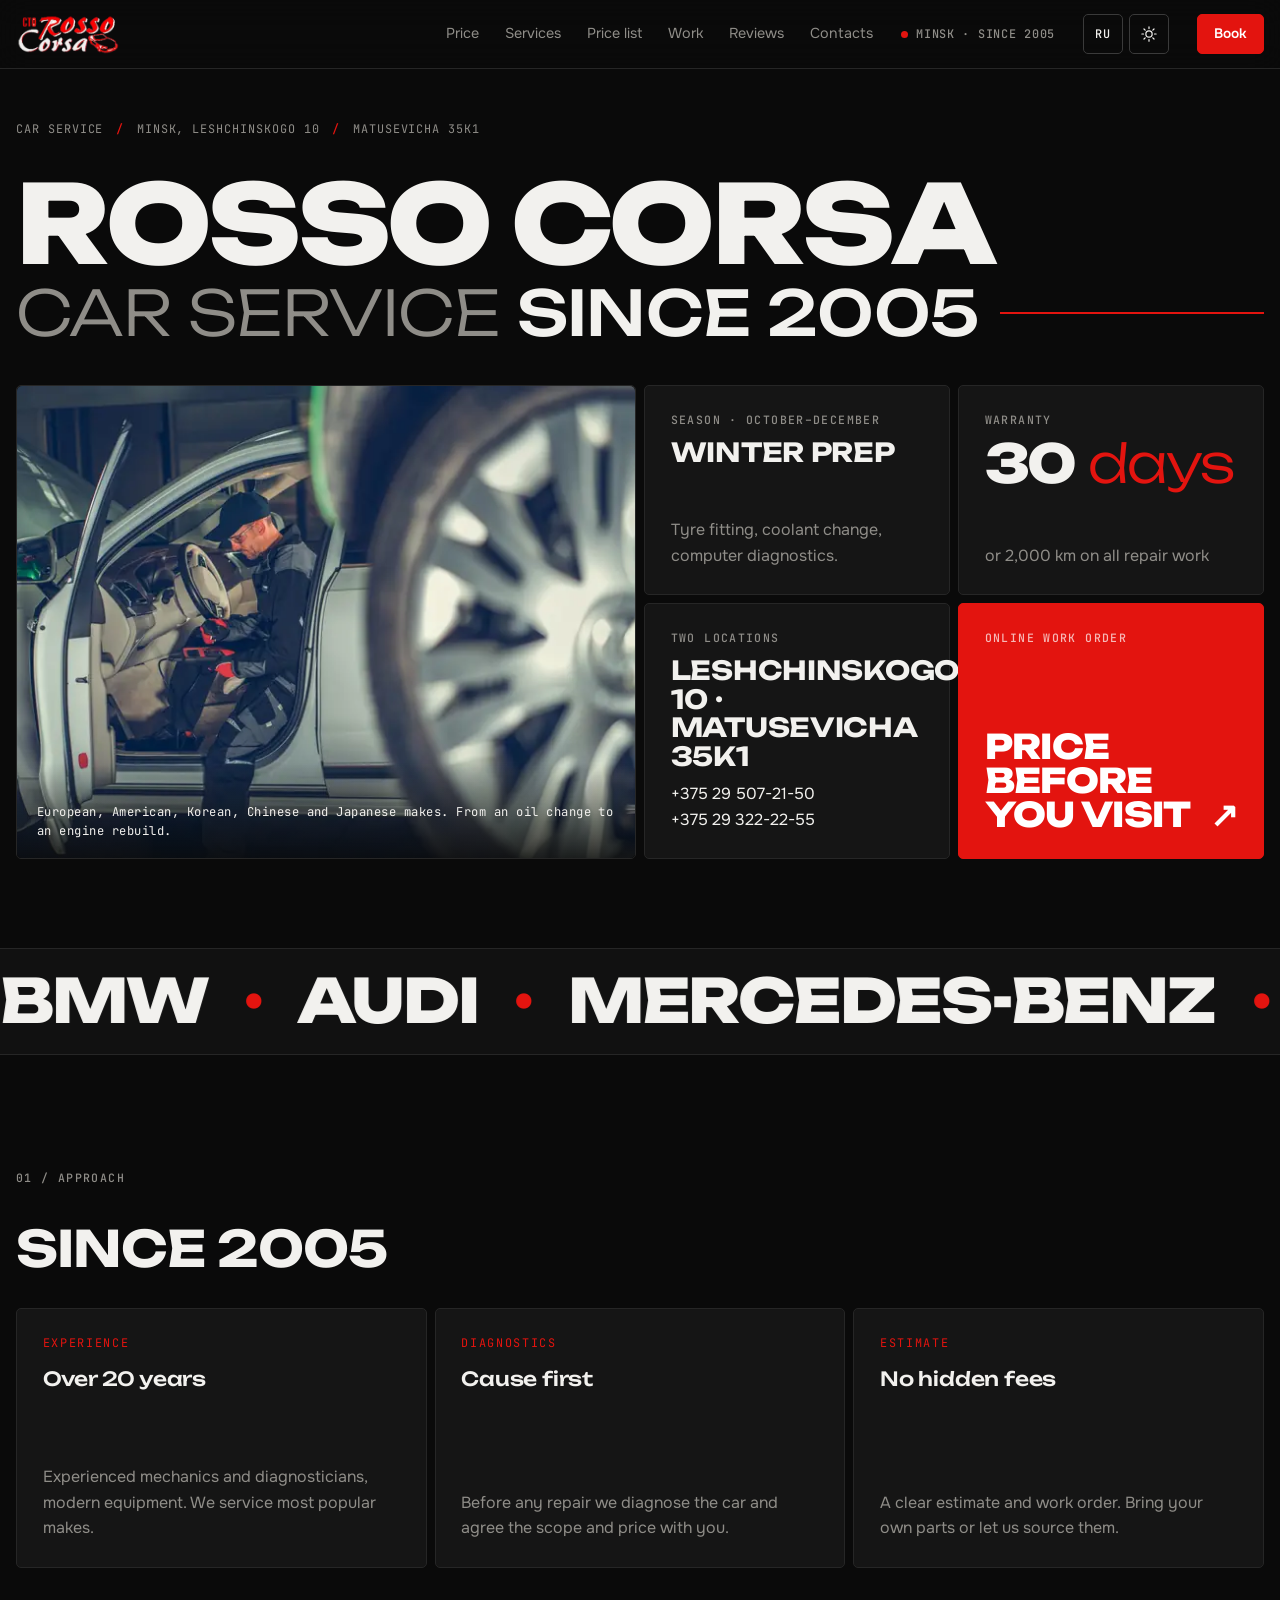
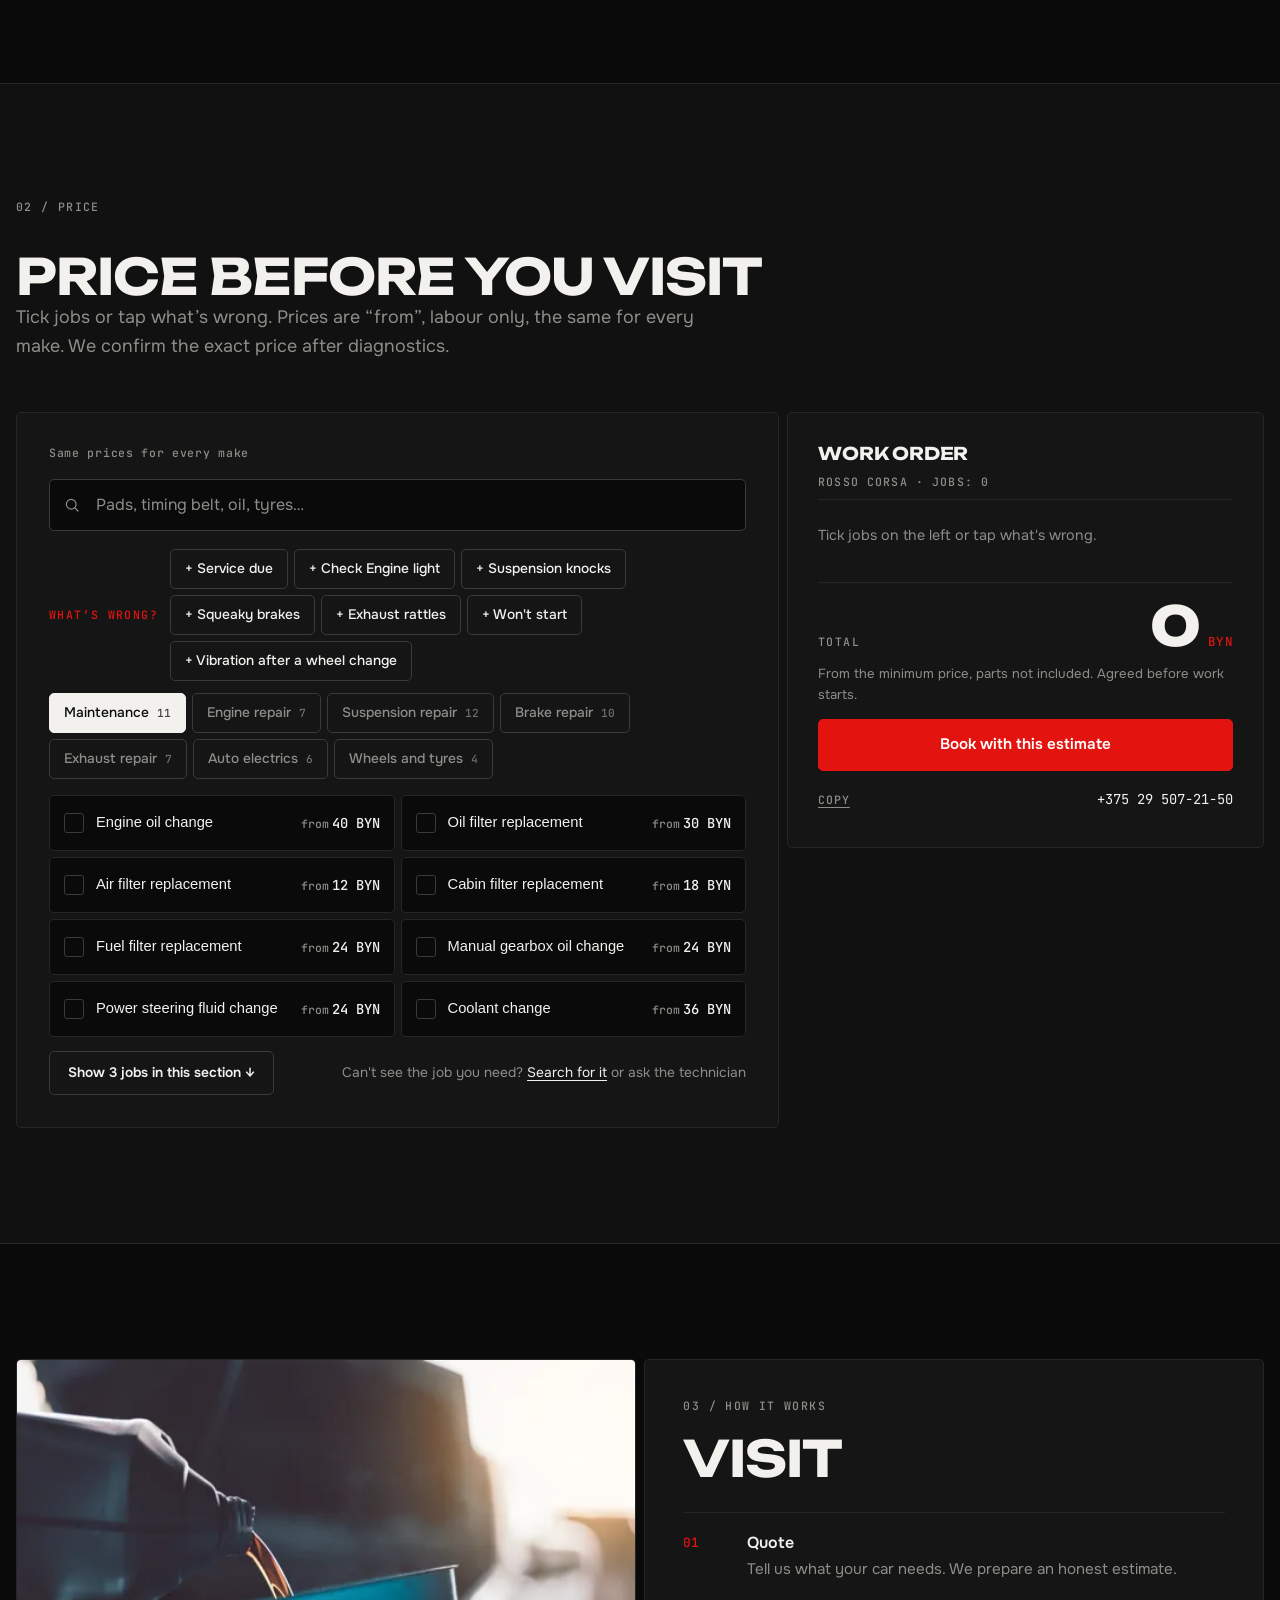
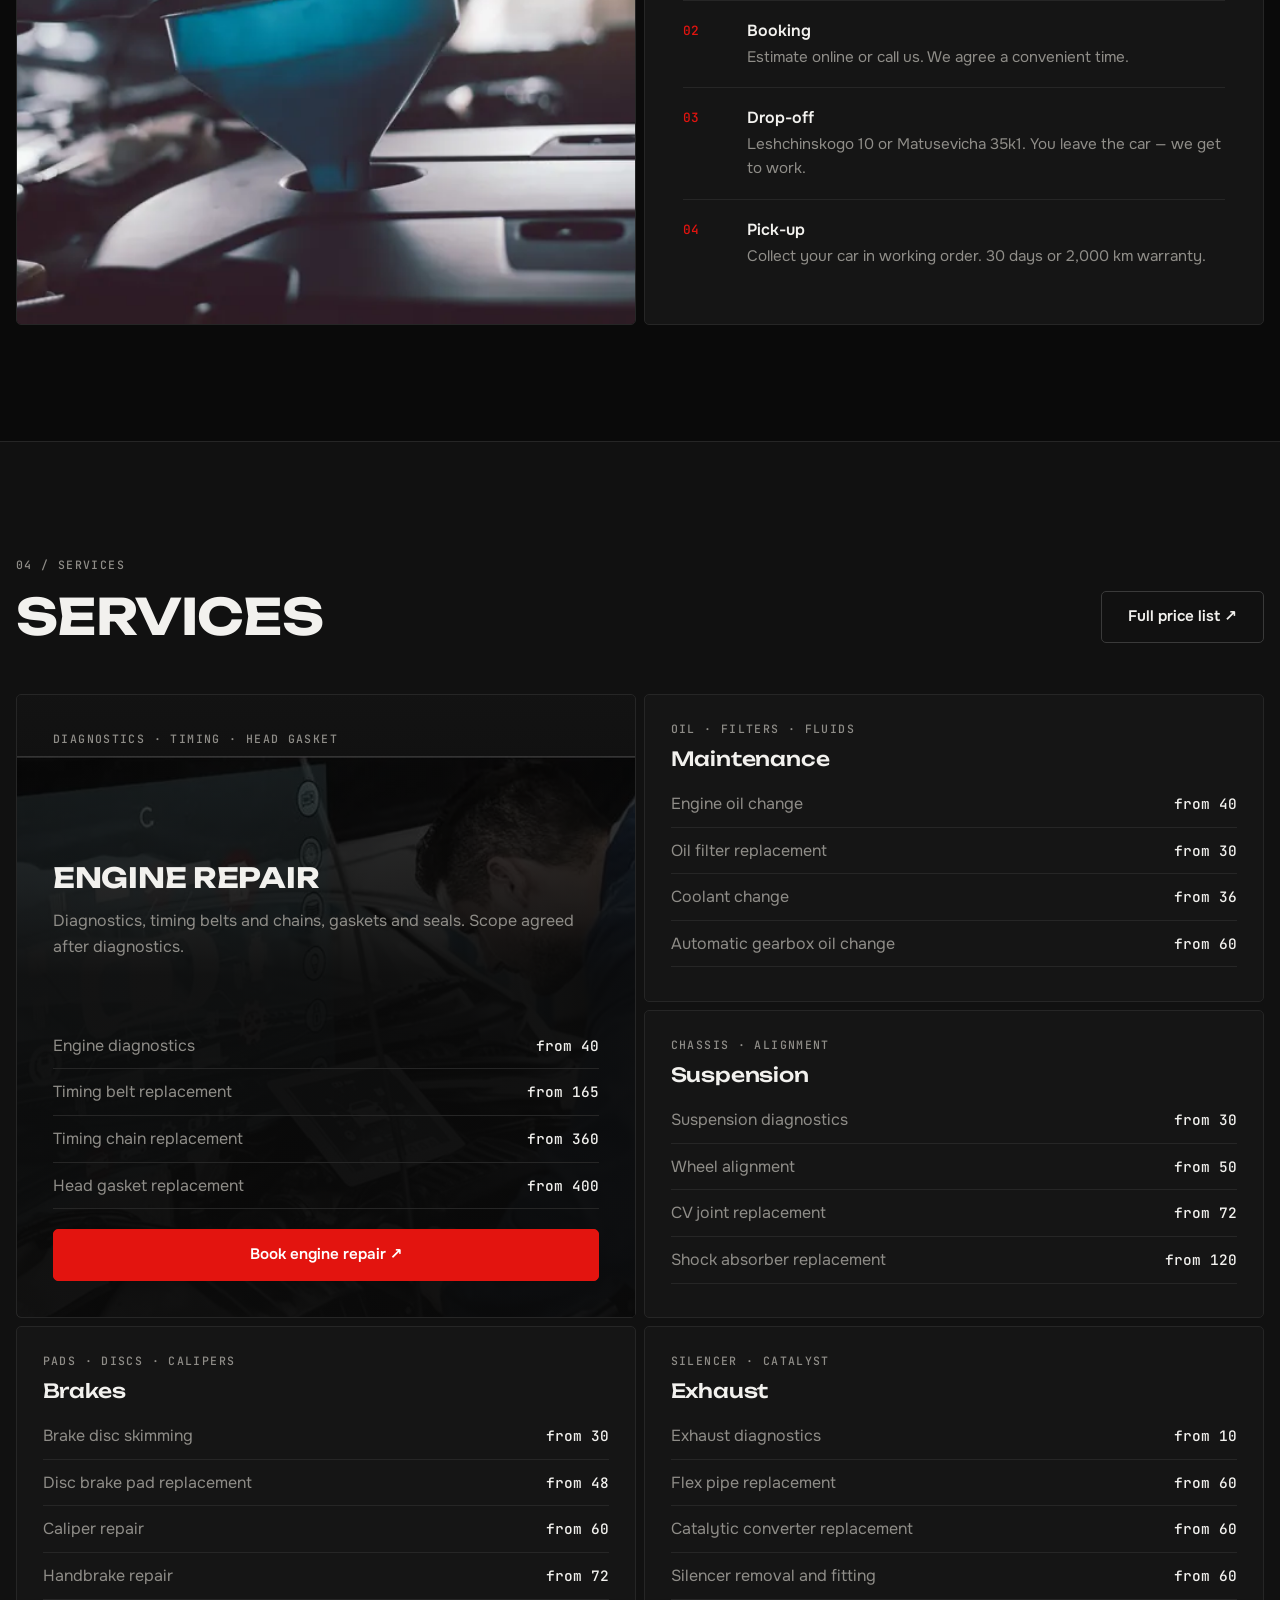
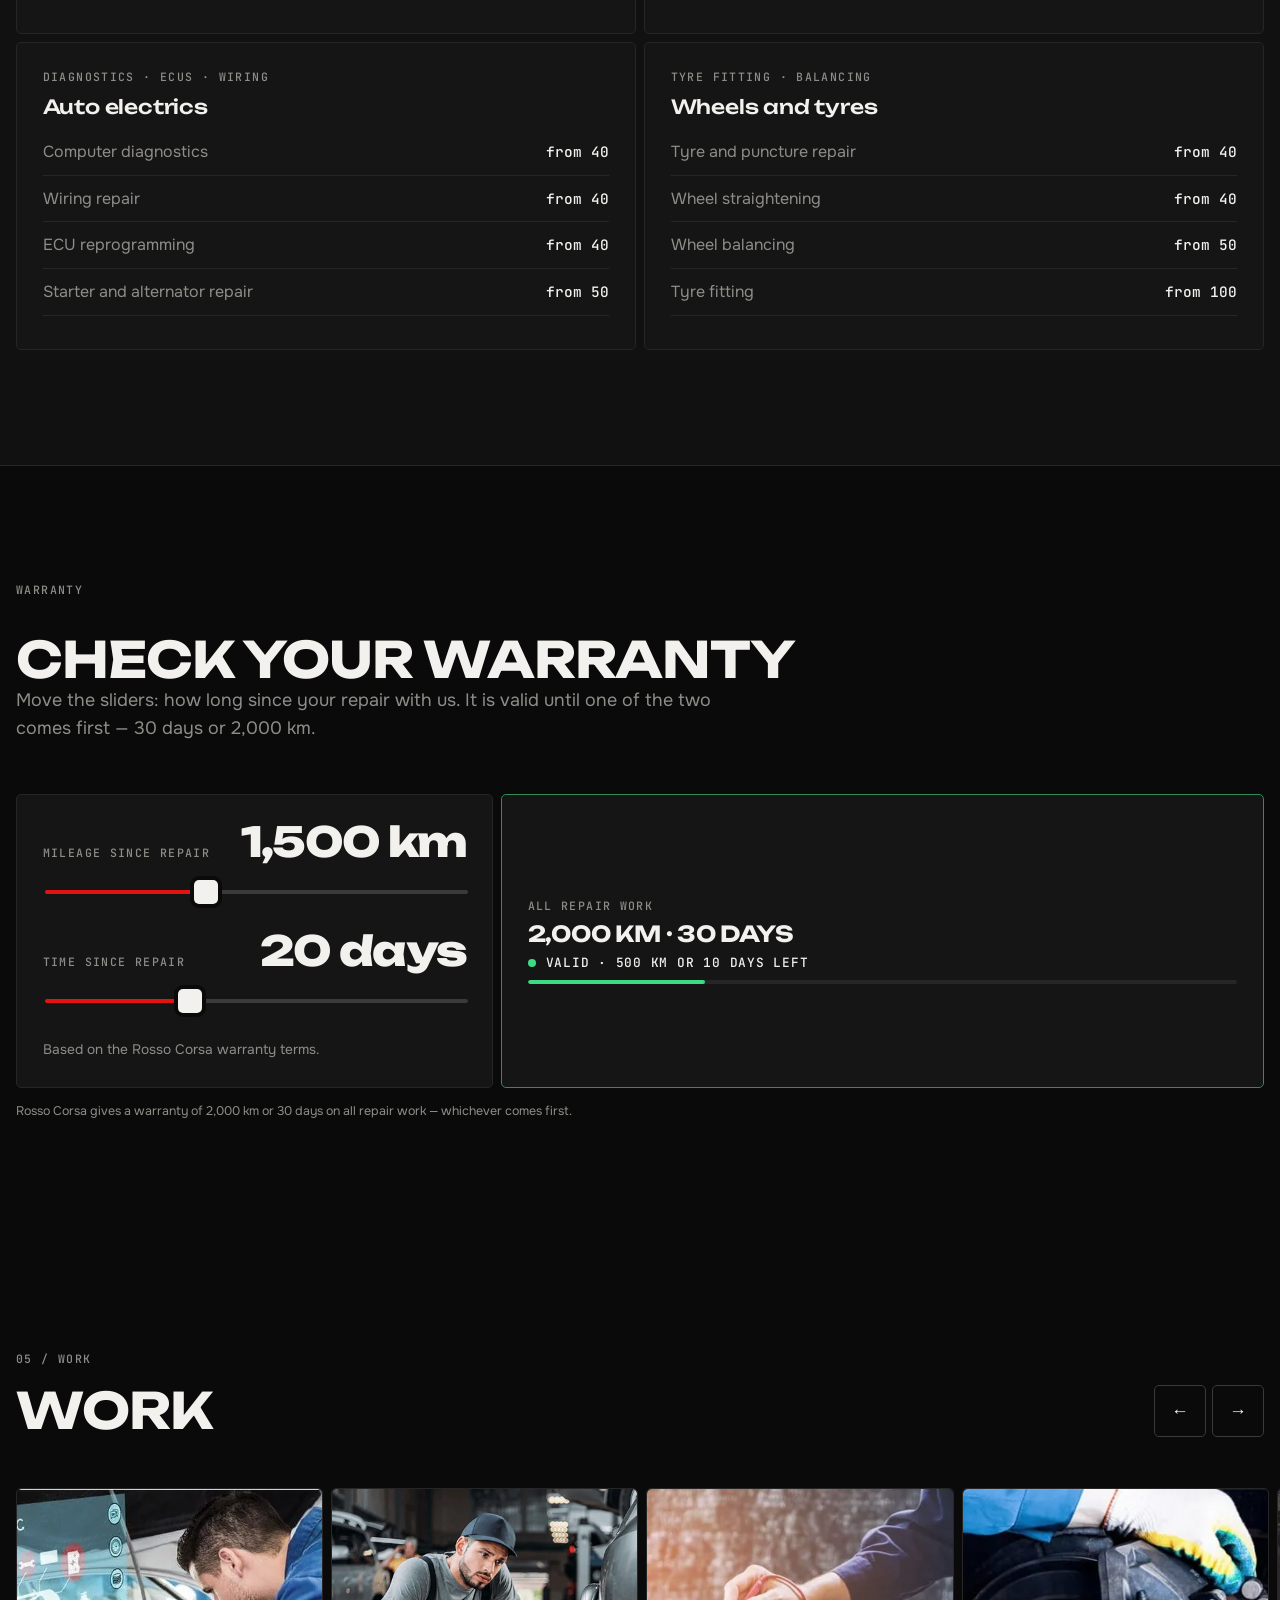
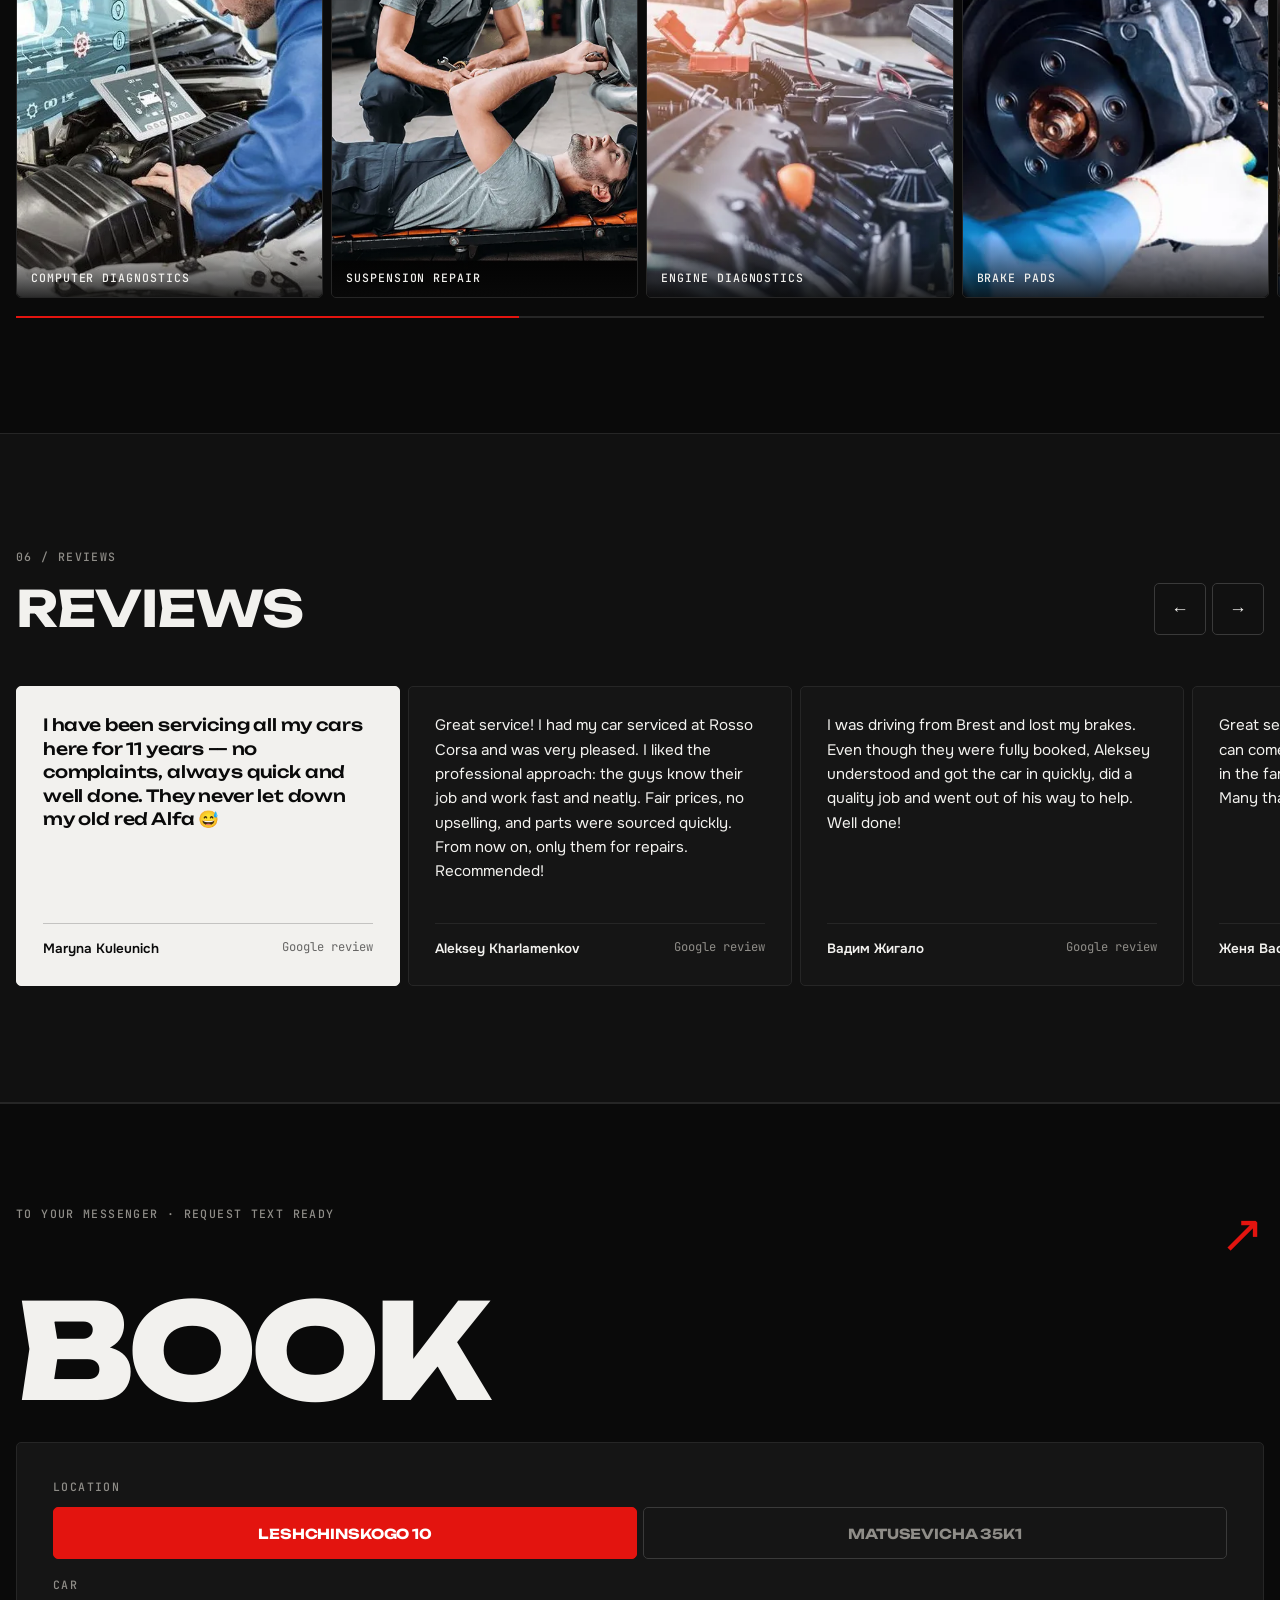
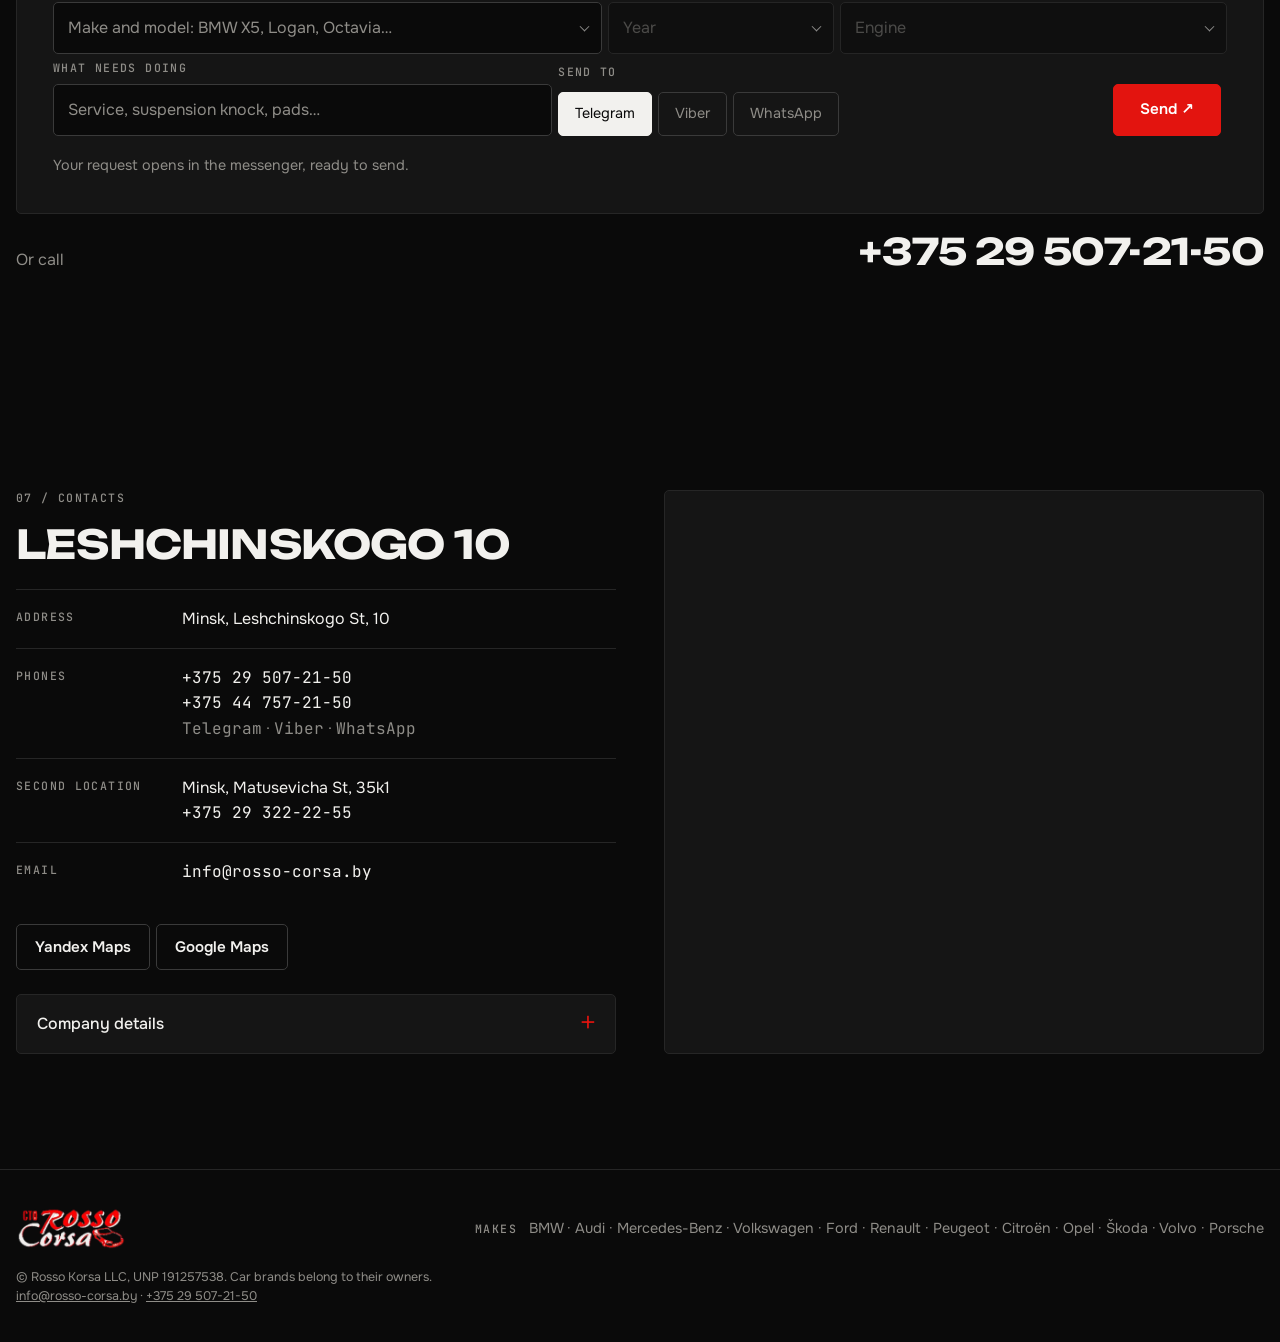
<file: en/index.html>
<!doctype html>
<html class="v4" lang="en" data-currency="BYN">
<head>
<script>try{var t=localStorage.getItem("rosso-theme");if(t)document.documentElement.dataset.theme=t}catch(e){}</script>
<meta charset="utf-8">
<meta name="viewport" content="width=device-width, initial-scale=1, viewport-fit=cover">
<meta name="format-detection" content="telephone=no">
<title>Rosso Corsa — car service in Minsk, Leshchinskogo and Matusevicha</title>
<meta name="description" content="Rosso Corsa car service in Minsk since 2005: maintenance, engine, suspension, brakes, exhaust, auto electrics, tyre fitting. Prices before you visit, 30 days or 2,000 km warranty.">
<meta name="theme-color" content="#0a0a0a">
<link rel="canonical" href="https://dirol982.github.io/rosso/en/">
<meta property="og:type" content="website">
<meta property="og:locale" content="en_GB">
<meta property="og:title" content="Rosso Corsa — car service in Minsk, Leshchinskogo and Matusevicha">
<meta property="og:description" content="Rosso Corsa car service in Minsk since 2005: maintenance, engine, suspension, brakes, exhaust, auto electrics, tyre fitting. Prices before you visit, 30 days or 2,000 km warranty.">
<meta property="og:image" content="https://dirol982.github.io/rosso/assets/img/hero.webp">
<link rel="icon" type="image/png" href="../favicon.png">
<link rel="apple-touch-icon" href="../apple-touch-icon.png">
<link rel="preload" href="../assets/fonts/unb-lat.woff2" as="font" type="font/woff2" crossorigin>
<link rel="preload" href="../assets/fonts/onest-cyr.woff2" as="font" type="font/woff2" crossorigin>
<link rel="alternate" hreflang="ru" href="https://dirol982.github.io/rosso/">
<link rel="stylesheet" href="../assets/css/style.css">
<link rel="stylesheet" href="../assets/css/motion.css">
</head>
<body>

<a class="skip" href="#main">Skip to content</a>
<header class="top" data-header>
  <div class="top__in">
    <a class="brand" href="./" aria-label="Rosso Corsa — home"><img class="logo-on-dark" src="../assets/img/logo-light.webp" alt="Rosso Corsa" width="240" height="96"><img class="logo-on-light" src="../assets/img/logo-dark.webp" alt="" width="240" height="96" loading="lazy"></a>
    <nav class="nav" aria-label="Sections">
      <a href="#calc">Price</a>
      <a href="#services">Services</a>
      <a href="price.html">Price list</a>
      <a href="#workshop">Work</a>
      <a href="#reviews">Reviews</a>
      <a href="#contacts">Contacts</a>
    </nav>
    <span class="status"><i></i><span>Minsk · since 2005</span></span>
    <div class="tools">
      <a class="tool tool--lang" href="../" hreflang="ru" lang="ru" aria-label="RU — русская версия">RU</a>
      <button class="tool tool--theme" type="button" data-theme-toggle aria-label="Light theme"><svg class="i-sun" width="18" height="18" viewBox="0 0 24 24" fill="none" stroke="currentColor" stroke-width="1.6" stroke-linecap="round" aria-hidden="true"><circle cx="12" cy="12" r="4.2"/><path d="M12 2.5v2.2M12 19.3v2.2M2.5 12h2.2M19.3 12h2.2M5.3 5.3l1.6 1.6M17.1 17.1l1.6 1.6M5.3 18.7l1.6-1.6M17.1 6.9l1.6-1.6"/></svg><svg class="i-moon" width="18" height="18" viewBox="0 0 24 24" fill="none" stroke="currentColor" stroke-width="1.6" stroke-linecap="round" stroke-linejoin="round" aria-hidden="true"><path d="M20 14.5A8 8 0 0 1 9.5 4a8 8 0 1 0 10.5 10.5Z"/></svg></button>
    </div>
    <a class="btn btn--sm" href="#book">Book</a>
  </div>
</header>

<main id="main">

<section class="hero">
  <div class="wrap">
    <p class="coord mono">Car service <b>/</b> Minsk, Leshchinskogo 10 <b>/</b> Matusevicha 35k1</p>
    <h1 class="mega" aria-label="Rosso Corsa — car service in Minsk since 2005">
      <span class="mega__l1">Rosso Corsa</span>
      <span class="mega__l2"><span>Car service <b>since 2005</b></span><span class="mega__dash" aria-hidden="true"></span></span>
    </h1>

    <div class="bento bento--hero">
      <figure class="tile tile--photo tile--hero">
        <img src="../assets/img/hero.webp" srcset="../assets/img/hero-720.webp 720w, ../assets/img/hero-1080.webp 1080w, ../assets/img/hero.webp 1600w" sizes="(max-width: 1000px) 100vw, 50vw" alt="A Rosso Corsa technician running computer diagnostics inside a car" width="1600" height="1066" fetchpriority="high">
        <figcaption class="mono">European, American, Korean, Chinese and Japanese makes. From an oil change to an engine rebuild.</figcaption>
      </figure>

      <div class="tile tile--season">
        <p class="label" data-season-label>Season</p>
        <p class="tile__big" data-season-title>Winter prep</p>
        <p class="muted" data-season-text>Tyre fitting, coolant change, computer diagnostics.</p>
      </div>

      <div class="tile tile--spec">
        <p class="label">Warranty</p>
        <p class="tile__huge">30<span>&nbsp;days</span></p>
        <p class="muted">or 2,000 km on all repair work</p>
      </div>

      <div class="tile tile--open">
        <p class="label">Two locations</p>
        <p class="tile__big">Leshchinskogo 10 · Matusevicha 35k1</p>
        <p class="muted"><a href="tel:+375295072150">+375 29 507-21-50</a><br><a href="tel:+375293222255">+375 29 322-22-55</a></p>
      </div>

      <a class="tile tile--cta" href="#calc">
        <span class="label">Online work order</span>
        <span class="tile__cta">Price before you visit <span aria-hidden="true">↗</span></span>
      </a>
    </div>
  </div>
</section>

<div class="ticker" aria-hidden="true"><div class="ticker__track"><span>BMW<i>·</i></span><span>Audi<i>·</i></span><span>Mercedes-Benz<i>·</i></span><span>Volkswagen<i>·</i></span><span>Ford<i>·</i></span><span>Renault<i>·</i></span><span>Peugeot<i>·</i></span><span>Citroën<i>·</i></span><span>Opel<i>·</i></span><span>Škoda<i>·</i></span><span>Volvo<i>·</i></span><span>Porsche<i>·</i></span><span>Land Rover<i>·</i></span><span>Chevrolet<i>·</i></span><span>Geely<i>·</i></span><span>Haval<i>·</i></span><span>Chery<i>·</i></span><span>Alfa Romeo<i>·</i></span><span>Tesla<i>·</i></span></div></div>

<section class="sec" id="about">
  <div class="wrap">
    <div class="sec__head">
      <p class="label">01 / Approach</p>
      <h2 class="h2">Since 2005</h2>
    </div>
    <ul class="bento bento--three">
      <li class="tile">
        <p class="tile__k mono">Experience</p>
        <h3 class="h3">Over 20 years</h3>
        <p class="muted">Experienced mechanics and diagnosticians, modern equipment. We service most popular makes.</p>
      </li>
      <li class="tile">
        <p class="tile__k mono">Diagnostics</p>
        <h3 class="h3">Cause first</h3>
        <p class="muted">Before any repair we diagnose the car and agree the scope and price with you.</p>
      </li>
      <li class="tile">
        <p class="tile__k mono">Estimate</p>
        <h3 class="h3">No hidden fees</h3>
        <p class="muted">A clear estimate and work order. Bring your own parts or let us source them.</p>
      </li>
    </ul>
  </div>
</section>

<section class="sec sec--panel" id="calc" data-calc>
  <script type="application/json" data-calc-data>[{"id": "all", "name": "Same prices for every make", "cats": [{"name": "Maintenance", "items": [{"name": "Engine oil change", "price": 40}, {"name": "Oil filter replacement", "price": 30}, {"name": "Air filter replacement", "price": 12}, {"name": "Cabin filter replacement", "price": 18}, {"name": "Fuel filter replacement", "price": 24}, {"name": "Manual gearbox oil change", "price": 24}, {"name": "Power steering fluid change", "price": 24}, {"name": "Coolant change", "price": 36}, {"name": "Brake fluid change", "price": 42}, {"name": "Automatic gearbox oil change", "price": 60}, {"name": "Heater core flush", "price": 90}]}, {"name": "Engine repair", "items": [{"name": "Engine diagnostics", "price": 40}, {"name": "Valve cover gasket replacement", "price": 30}, {"name": "Oil pan gasket replacement", "price": 60}, {"name": "Timing belt replacement", "price": 165}, {"name": "Valve stem seal replacement", "price": 180}, {"name": "Timing chain replacement", "price": 360}, {"name": "Head gasket replacement", "price": 400}]}, {"name": "Suspension repair", "items": [{"name": "Suspension diagnostics", "price": 30}, {"name": "Stabiliser link replacement", "price": 30}, {"name": "Ball joint replacement", "price": 30}, {"name": "Stabiliser bush replacement", "price": 42}, {"name": "Control arm replacement", "price": 48}, {"name": "Wheel alignment", "price": 50}, {"name": "Wheel bearing replacement", "price": 60}, {"name": "CV joint replacement", "price": 72}, {"name": "Shock absorber replacement", "price": 120}, {"name": "Strut mount bearing replacement", "price": 120}, {"name": "Control arm bush replacement", "price": 120}, {"name": "Subframe bush replacement", "price": 132}]}, {"name": "Brake repair", "items": [{"name": "Brake disc skimming", "price": 30}, {"name": "Brake drum replacement", "price": 36}, {"name": "Brake pipe replacement", "price": 40}, {"name": "Brake fluid change and bleeding", "price": 42}, {"name": "Disc brake pad replacement", "price": 48}, {"name": "Brake hose replacement", "price": 60}, {"name": "Caliper repair", "price": 60}, {"name": "Drum brake shoe replacement", "price": 72}, {"name": "Handbrake repair", "price": 72}, {"name": "Brake master cylinder replacement", "price": 72}]}, {"name": "Exhaust repair", "items": [{"name": "Exhaust diagnostics", "price": 10}, {"name": "Exhaust clamp and hanger replacement", "price": 12}, {"name": "Resonator removal and fitting", "price": 36}, {"name": "Downpipe replacement", "price": 48}, {"name": "Silencer removal and fitting", "price": 60}, {"name": "Flex pipe replacement", "price": 60}, {"name": "Catalytic converter replacement", "price": 60}]}, {"name": "Auto electrics", "items": [{"name": "Computer diagnostics", "price": 40}, {"name": "Wiring repair", "price": 40}, {"name": "ECU repair", "price": 40}, {"name": "ECU reprogramming", "price": 40}, {"name": "Electrical equipment repair", "price": 40}, {"name": "Starter and alternator repair", "price": 50}]}, {"name": "Wheels and tyres", "items": [{"name": "Tyre and puncture repair", "price": 40}, {"name": "Wheel straightening", "price": 40}, {"name": "Wheel balancing", "price": 50}, {"name": "Tyre fitting", "price": 100}]}]}]</script>
  <div class="wrap">
    <div class="sec__head">
      <p class="label">02 / Price</p>
      <h2 class="h2">Price before you visit</h2>
      <p class="muted lede">Tick jobs or tap what’s wrong. Prices are “from”, labour only, the same for every make. We confirm the exact price after diagnostics.</p>
    </div>

    <div class="calc">
      <div class="calc__panel">
        <div class="calc__top">
          <small class="calc__hint">Same prices for every make</small>
        </div>
        <label class="calc__search"><svg width="18" height="18" viewBox="0 0 24 24" fill="none" stroke="currentColor" stroke-width="1.6" stroke-linecap="round" aria-hidden="true"><circle cx="11" cy="11" r="6.5"/><path d="m20 20-4.4-4.4"/></svg><span class="sr">Search jobs</span><input type="search" placeholder="Pads, timing belt, oil, tyres…" autocomplete="off" data-calc-search><span class="calc__found" data-calc-found aria-live="polite"></span></label>
        <div class="calc__sym"><span class="calc__sym-l">What’s wrong?</span><div class="calc__sym-row" data-calc-sym></div></div>
        <div class="calc__cats" role="tablist" aria-label="Price list section" data-calc-cats></div>
        <div class="calc__items" data-calc-items></div>
        <div class="calc__foot" data-calc-foot></div>
        <p class="sr">Jobs in the list: <span data-calc-count>57</span></p>
      </div>

      <div class="calc__backdrop" data-check-backdrop hidden></div>
      <form class="check" id="precheck" aria-labelledby="check-title" data-check novalidate>
        <div class="check__top">
          <h3 id="check-title">Work order</h3>
          <button type="button" class="check__clear" data-check-clear hidden>Clear</button>
          <button type="button" class="check__close" data-check-close aria-label="Close estimate"><svg width="22" height="22" viewBox="0 0 24 24" fill="none" stroke="currentColor" stroke-width="1.6" stroke-linecap="round" aria-hidden="true"><path d="M5 5l14 14M19 5 5 19"/></svg></button>
        </div>
        <p class="check__meta" data-check-meta>Rosso Corsa</p>
        <ul class="check__lines" role="list" data-check-lines></ul>
        <div class="check__total"><span>Total</span><strong class="num"><span data-check-sum>0</span> <small>BYN</small></strong></div>
        <p class="check__fine">From the minimum price, parts not included. Agreed before work starts.</p>
        <div class="check__book" data-check-book hidden>
          <label class="check__label" for="check-model">Car</label>
          <input id="check-model" class="check__input" name="model" type="text" placeholder="Make and model: BMW X5, Logan, Octavia…" autocomplete="off">
          <span class="check__label">Location</span>
          <div class="check__ch check__ch--2" role="radiogroup" aria-label="Location"><label><input type="radio" name="branch" value="Лещинского, 10" checked><span>Leshchinskogo 10</span></label><label><input type="radio" name="branch" value="Матусевича, 35к1"><span>Matusevicha 35k1</span></label></div>
          <span class="check__label">Preferred day</span>
          <div class="check__days" data-check-days></div>
          <div class="check__slots" data-check-slots></div>
          <span class="check__label">Send to</span>
          <div class="check__ch" role="radiogroup" aria-label="Send to">
            <label><input type="radio" name="ch" value="telegram" checked><span>Telegram</span></label>
            <label><input type="radio" name="ch" value="viber"><span>Viber</span></label>
            <label><input type="radio" name="ch" value="whatsapp"><span>WhatsApp</span></label>
          </div>
        </div>
        <button class="btn check__submit" type="submit" data-check-submit>Book with this estimate</button>
        <div class="check__row"><button type="button" class="check__copy" data-check-copy>Copy</button><a href="tel:+375295072150">+375 29 507-21-50</a></div>
      </form>
    </div>
    <div class="toast" data-toast role="status" aria-live="polite"></div>
  </div>
</section>

<section class="sec" id="visit">
  <div class="wrap visit">
    <figure class="visit__fig">
      <img src="../assets/img/oil.webp" srcset="../assets/img/oil-720.webp 720w, ../assets/img/oil.webp 1440w" sizes="(max-width: 860px) 100vw, 50vw" alt="Engine oil change at Rosso Corsa" width="1440" height="960" loading="lazy">
    </figure>
    <div class="visit__body">
      <p class="label">03 / How it works</p>
      <h2 class="h2">Visit</h2>
      <ol class="steps">
        <li><h3>Quote</h3><p>Tell us what your car needs. We prepare an honest estimate.</p></li><li><h3>Booking</h3><p>Estimate online or call us. We agree a convenient time.</p></li><li><h3>Drop-off</h3><p>Leshchinskogo 10 or Matusevicha 35k1. You leave the car — we get to work.</p></li><li><h3>Pick-up</h3><p>Collect your car in working order. 30 days or 2,000 km warranty.</p></li>
      </ol>
    </div>
  </div>
</section>

<section class="sec sec--panel" id="services">
  <div class="wrap">
    <div class="sec__head sec__head--row">
      <div>
        <p class="label">04 / Services</p>
        <h2 class="h2">Services</h2>
      </div>
      <a class="btn btn--ghost" href="price.html">Full price list ↗</a>
    </div>

    <div class="bento bento--svc">
      <article class="tile tile--storage tile--dsg" id="engine">
        <div class="tile__bg" role="img" aria-label="Computer diagnostics at Rosso Corsa" style="background-image:url('../assets/img/diag.webp')"></div>
        <div class="tile__inner">
          <p class="label">Diagnostics · timing · head gasket</p>
          <h3 class="h3 h3--lg">Engine repair</h3>
          <p class="muted">Diagnostics, timing belts and chains, gaskets and seals. Scope agreed after diagnostics.</p>
          <table class="list"><tbody><tr><th scope="row">Engine diagnostics</th><td>from 40</td></tr><tr><th scope="row">Timing belt replacement</th><td>from 165</td></tr><tr><th scope="row">Timing chain replacement</th><td>from 360</td></tr><tr><th scope="row">Head gasket replacement</th><td>from 400</td></tr></tbody></table>
          <a class="btn" href="#calc" data-pick-task="Engine repair">Book engine repair ↗</a>
        </div>
      </article>

      <article class="tile">
        <p class="label">Oil · filters · fluids</p>
        <h3 class="h3">Maintenance</h3>
        <table class="list"><tbody><tr><th scope="row">Engine oil change</th><td>from 40</td></tr><tr><th scope="row">Oil filter replacement</th><td>from 30</td></tr><tr><th scope="row">Coolant change</th><td>from 36</td></tr><tr><th scope="row">Automatic gearbox oil change</th><td>from 60</td></tr></tbody></table>
      </article>

      <article class="tile">
        <p class="label">Chassis · alignment</p>
        <h3 class="h3">Suspension</h3>
        <table class="list"><tbody><tr><th scope="row">Suspension diagnostics</th><td>from 30</td></tr><tr><th scope="row">Wheel alignment</th><td>from 50</td></tr><tr><th scope="row">CV joint replacement</th><td>from 72</td></tr><tr><th scope="row">Shock absorber replacement</th><td>from 120</td></tr></tbody></table>
      </article>

      <article class="tile">
        <p class="label">Pads · discs · calipers</p>
        <h3 class="h3">Brakes</h3>
        <table class="list"><tbody><tr><th scope="row">Brake disc skimming</th><td>from 30</td></tr><tr><th scope="row">Disc brake pad replacement</th><td>from 48</td></tr><tr><th scope="row">Caliper repair</th><td>from 60</td></tr><tr><th scope="row">Handbrake repair</th><td>from 72</td></tr></tbody></table>
      </article>

      <article class="tile">
        <p class="label">Silencer · catalyst</p>
        <h3 class="h3">Exhaust</h3>
        <table class="list"><tbody><tr><th scope="row">Exhaust diagnostics</th><td>from 10</td></tr><tr><th scope="row">Flex pipe replacement</th><td>from 60</td></tr><tr><th scope="row">Catalytic converter replacement</th><td>from 60</td></tr><tr><th scope="row">Silencer removal and fitting</th><td>from 60</td></tr></tbody></table>
      </article>

      <article class="tile">
        <p class="label">Diagnostics · ECUs · wiring</p>
        <h3 class="h3">Auto electrics</h3>
        <table class="list"><tbody><tr><th scope="row">Computer diagnostics</th><td>from 40</td></tr><tr><th scope="row">Wiring repair</th><td>from 40</td></tr><tr><th scope="row">ECU reprogramming</th><td>from 40</td></tr><tr><th scope="row">Starter and alternator repair</th><td>from 50</td></tr></tbody></table>
      </article>

      <article class="tile">
        <p class="label">Tyre fitting · balancing</p>
        <h3 class="h3">Wheels and tyres</h3>
        <table class="list"><tbody><tr><th scope="row">Tyre and puncture repair</th><td>from 40</td></tr><tr><th scope="row">Wheel straightening</th><td>from 40</td></tr><tr><th scope="row">Wheel balancing</th><td>from 50</td></tr><tr><th scope="row">Tyre fitting</th><td>from 100</td></tr></tbody></table>
      </article>
    </div>
  </div>
</section>

<section class="sec" id="warranty">
  <div class="wrap">
    <div class="sec__head">
      <p class="label">Warranty</p>
      <h2 class="h2">Check your warranty</h2>
      <p class="muted lede">Move the sliders: how long since your repair with us. It is valid until one of the two comes first — 30 days or 2,000 km.</p>
    </div>
    <div class="wc" data-wc="days">
      <div class="tile wc__ctrl">
        <div class="wc__row"><div class="wc__top"><label class="label" for="wc-km">Mileage since repair</label><output class="wc__val num" for="wc-km" data-wc-km-out>1,500 km</output></div>
          <input type="range" id="wc-km" min="0" max="4000" step="100" value="1500" data-wc-km></div>
        <div class="wc__row"><div class="wc__top"><label class="label" for="wc-mo">Time since repair</label><output class="wc__val num" for="wc-mo" data-wc-mo-out>20 days</output></div>
          <input type="range" id="wc-mo" min="0" max="60" step="1" value="20" data-wc-mo></div>
        <p class="wc__hint">Based on the Rosso Corsa warranty terms.</p>
      </div>
      <div class="wc__tiers" aria-live="polite"><div class="tile wc__tier" data-tier data-km="2000" data-mo="30"><p class="label">All repair work</p><p class="tile__big">2,000 km · 30 days</p><p class="wc__state" data-state><i></i></p><div class="wc__bar"><span></span></div></div></div>
    </div>
    <p class="tiny muted" style="margin-top:14px">Rosso Corsa gives a warranty of 2,000 km or 30 days on all repair work — whichever comes first.</p>
  </div>
</section>

<section class="sec" id="workshop" data-swipe>
  <div class="wrap">
    <div class="sec__head sec__head--row">
      <div>
        <p class="label">05 / Work</p>
        <h2 class="h2">Work</h2>
      </div>
      <div class="rv-nav">
        <button class="rv-btn" type="button" data-swipe-prev aria-label="Previous photos">←</button>
        <button class="rv-btn" type="button" data-swipe-next aria-label="Next photos">→</button>
      </div>
    </div>
  </div>
  <div class="strip" data-swipe-track tabindex="0" role="region" aria-label="Work photos: swipe, drag or use the arrow keys"><figure><img src="../assets/img/w-diag.webp" alt="Computer diagnostics — Rosso Corsa" loading="lazy" decoding="async"><figcaption>Computer diagnostics</figcaption></figure><figure><img src="../assets/img/w-team.webp" alt="Suspension repair — Rosso Corsa" loading="lazy" decoding="async"><figcaption>Suspension repair</figcaption></figure><figure><img src="../assets/img/w-engine.webp" alt="Engine diagnostics — Rosso Corsa" loading="lazy" decoding="async"><figcaption>Engine diagnostics</figcaption></figure><figure><img src="../assets/img/w-pads.webp" alt="Brake pads — Rosso Corsa" loading="lazy" decoding="async"><figcaption>Brake pads</figcaption></figure><figure><img src="../assets/img/w-shock.webp" alt="Shock absorbers — Rosso Corsa" loading="lazy" decoding="async"><figcaption>Shock absorbers</figcaption></figure><figure><img src="../assets/img/w-belt.webp" alt="Timing belt — Rosso Corsa" loading="lazy" decoding="async"><figcaption>Timing belt</figcaption></figure><figure><img src="../assets/img/w-caliper.webp" alt="Caliper repair — Rosso Corsa" loading="lazy" decoding="async"><figcaption>Caliper repair</figcaption></figure><figure><img src="../assets/img/w-alt.webp" alt="Starters and alternators — Rosso Corsa" loading="lazy" decoding="async"><figcaption>Starters and alternators</figcaption></figure><figure><img src="../assets/img/w-cv.webp" alt="CV joint replacement — Rosso Corsa" loading="lazy" decoding="async"><figcaption>CV joint replacement</figcaption></figure><figure><img src="../assets/img/w-exhaust.webp" alt="Exhaust system — Rosso Corsa" loading="lazy" decoding="async"><figcaption>Exhaust system</figcaption></figure></div>
  <div class="strip-bar" data-swipe-bar aria-hidden="true"><div class="strip-track"><span></span></div></div>
</section>

<section class="sec sec--panel" id="reviews">
  <div class="wrap">
    <div class="sec__head sec__head--row">
      <div>
        <p class="label">06 / Reviews</p>
        <h2 class="h2">Reviews</h2>
      </div>
      <div class="rv-nav">
        <button class="rv-btn" type="button" data-rv="-1" aria-label="Previous reviews">←</button>
        <button class="rv-btn" type="button" data-rv="1" aria-label="Next reviews">→</button>
      </div>
    </div>
  </div>
  <div class="reviews" id="reviewsTrack" tabindex="0" aria-label="Customer reviews">
    <blockquote class="rv rv--accent"><p>I have been servicing all my cars here for 11 years — no complaints, always quick and well done. They never let down my old red Alfa 😅</p><footer><b>Maryna Kuleunich</b><span>Google review</span></footer></blockquote><blockquote class="rv"><p>Great service! I had my car serviced at Rosso Corsa and was very pleased. I liked the professional approach: the guys know their job and work fast and neatly. Fair prices, no upselling, and parts were sourced quickly. From now on, only them for repairs. Recommended!</p><footer><b>Aleksey Kharlamenkov</b><span>Google review</span></footer></blockquote><blockquote class="rv"><p>I was driving from Brest and lost my brakes. Even though they were fully booked, Aleksey understood and got the car in quickly, did a quality job and went out of his way to help. Well done!</p><footer><b>Вадим Жигало</b><span>Google review</span></footer></blockquote><blockquote class="rv"><p>Great service. The full range of work — you can come with any problem. We have two cars in the family and both are serviced there. Many thanks to Aleksandr.</p><footer><b>Женя Василенко</b><span>Google review</span></footer></blockquote><blockquote class="rv"><p>Top garage! Excellent quality. Special thanks to Aleksandr the mechanic.</p><footer><b>Андрей Блинов</b><span>Google review</span></footer></blockquote>
    <a class="rv rv--more" href="https://goo.gl/maps/Zz1Lnob5kpXm1RcA8" target="_blank" rel="noopener">
      <span class="label">Google Maps</span>
      <span class="rv__more">All reviews <span aria-hidden="true">↗</span></span>
    </a>
  </div>
</section>

<section class="book" id="book">
  <div class="wrap">
    <div class="book__head"><span class="label">To your messenger · request text ready</span><span class="book__arrow" aria-hidden="true">↗</span></div>
    <h2 class="book__word" id="book-title">Book</h2>
    <form class="booking" data-booking novalidate aria-labelledby="book-title" style="margin-top:clamp(18px,3vw,32px)">
      <fieldset>
        <legend class="label">Location</legend>
        <div class="makes-seg makes-seg--2" role="radiogroup">
          <label><input type="radio" name="branch" value="Лещинского, 10" checked><span>Leshchinskogo 10</span></label><label><input type="radio" name="branch" value="Матусевича, 35к1"><span>Matusevicha 35k1</span></label>
        </div>
      </fieldset>
      <div class="booking__row">
        <div class="fld fld--car"><label class="label" for="b-model">Car</label><input id="b-model" name="model" type="text" autocomplete="off" placeholder="Make and model: BMW X5, Logan, Octavia…"></div>
        <div class="fld"><label class="label" for="b-task">What needs doing</label><input id="b-task" name="task" type="text" list="b-tasks" autocomplete="off" placeholder="Service, suspension knock, pads…">
          <datalist id="b-tasks"><option value="Maintenance"><option value="Computer diagnostics"><option value="Engine repair"><option value="Suspension repair"><option value="Brake repair"><option value="Exhaust repair"><option value="Auto electrics"><option value="Tyre fitting"></datalist></div>
        <fieldset class="seg"><legend class="label">Send to</legend>
          <label><input type="radio" name="channel" value="telegram" checked><span>Telegram</span></label>
          <label><input type="radio" name="channel" value="viber"><span>Viber</span></label>
          <label><input type="radio" name="channel" value="whatsapp"><span>WhatsApp</span></label>
        </fieldset>
        <button class="btn" type="submit">Send ↗</button>
      </div>
      <p class="booking__status" data-booking-status role="status" aria-live="polite">Your request opens in the messenger, ready to send.</p>
    </form>
    <div class="book__row">
      <p class="muted">Or call</p>
      <a class="book__tel" href="tel:+375295072150">+375 29 507-21-50</a>
    </div>
  </div>
</section>

<section class="sec" id="contacts">
  <div class="wrap contacts">
    <div class="contacts__info">
      <p class="label">07 / Contacts</p>
      <h2 class="h2">Leshchinskogo 10</h2>
      <dl class="cinfo">
        <div><dt>Address</dt><dd>Minsk, Leshchinskogo St, 10</dd></div>
        <div><dt>Phones</dt><dd><a href="tel:+375295072150">+375 29 507-21-50</a><br><a href="tel:+375447572150">+375 44 757-21-50</a><br><span class="muted"><a href="https://t.me/%2B375295072150" target="_blank" rel="noopener">Telegram</a> · <a href="viber://chat?number=%2B375295072150">Viber</a> · <a href="https://wa.me/375295072150" target="_blank" rel="noopener">WhatsApp</a></span></dd></div>
        <div><dt>Second location</dt><dd>Minsk, Matusevicha St, 35k1<br><a href="tel:+375293222255">+375 29 322-22-55</a></dd></div>
        <div><dt>Email</dt><dd><a href="mailto:info@rosso-corsa.by">info@rosso-corsa.by</a></dd></div>
      </dl>
      <div class="contacts__links">
        <a class="btn btn--ghost" href="https://yandex.by/maps/?text=%D0%9C%D0%B8%D0%BD%D1%81%D0%BA%2C%20%D1%83%D0%BB%D0%B8%D1%86%D0%B0%20%D0%9B%D0%B5%D1%89%D0%B8%D0%BD%D1%81%D0%BA%D0%BE%D0%B3%D0%BE%2C%2010" target="_blank" rel="noopener">Yandex Maps</a>
        <a class="btn btn--ghost" href="https://www.google.com/maps/search/?api=1&amp;query=%D0%9C%D0%B8%D0%BD%D1%81%D0%BA%2C%20%D1%83%D0%BB%D0%B8%D1%86%D0%B0%20%D0%9B%D0%B5%D1%89%D0%B8%D0%BD%D1%81%D0%BA%D0%BE%D0%B3%D0%BE%2C%2010" target="_blank" rel="noopener">Google Maps</a>
      </div>
      <details class="req"><summary>Company details</summary><dl>
        <div><dt>Company</dt><dd>Rosso Korsa LLC (ООО «Россо Корса»)</dd></div><div><dt>Address</dt><dd>220140, Minsk, Leshchinskogo St 10, premises 3, office 7</dd></div><div><dt>Tax ID (UNP)</dt><dd class="mono">191257538</dd></div><div><dt>OKPO</dt><dd class="mono">378922525000</dd></div><div><dt>Tel/fax</dt><dd>+375 17 365-55-33</dd></div>
      </dl></details>
    </div>
    <div class="map">
      <iframe title="Rosso Corsa on the map: Minsk, Leshchinskogo St, 10" src="https://yandex.by/map-widget/v1/?text=%D0%9C%D0%B8%D0%BD%D1%81%D0%BA%2C%20%D1%83%D0%BB%D0%B8%D1%86%D0%B0%20%D0%9B%D0%B5%D1%89%D0%B8%D0%BD%D1%81%D0%BA%D0%BE%D0%B3%D0%BE%2C%2010&amp;z=16" loading="lazy" allowfullscreen referrerpolicy="no-referrer-when-downgrade"></iframe>
    </div>
  </div>
</section>

</main>
<footer class="foot">
  <div class="wrap foot__in">
    <img class="logo-on-dark" src="../assets/img/logo-light.webp" alt="Rosso Corsa" width="110" height="44" loading="lazy"><img class="logo-on-light" src="../assets/img/logo-dark.webp" alt="Rosso Corsa" width="110" height="44" loading="lazy">
    <p class="partners"><span class="label">Makes</span> BMW · Audi · Mercedes-Benz · Volkswagen · Ford · Renault · Peugeot · Citroën · Opel · Škoda · Volvo · Porsche</p>
    <p class="tiny muted">© Rosso Korsa LLC, UNP 191257538. Car brands belong to their owners.<br><a href="mailto:info@rosso-corsa.by">info@rosso-corsa.by</a> · <a href="tel:+375295072150">+375 29 507-21-50</a></p>
  </div>
</footer>
<nav class="dock" aria-label="Quick contact">
  <button type="button" class="dock__sum" data-check-open aria-controls="precheck"><small>Your estimate</small><b class="num"><span data-dock-empty>empty for now</span><span data-dock-full hidden>from <span data-dock-sum>0</span> BYN</span></b></button>
  <a class="dock__call" href="tel:+375295072150" aria-label="Call: +375 29 507-21-50"><svg width="20" height="20" viewBox="0 0 24 24" fill="none" stroke="currentColor" stroke-width="1.6" stroke-linecap="round" stroke-linejoin="round" aria-hidden="true"><path d="M5.2 3.5h3l1.6 4.2-2 1.4a11 11 0 0 0 7.1 7.1l1.4-2 4.2 1.6v3a1.7 1.7 0 0 1-1.8 1.7C10.6 20 4 13.4 3.5 5.3a1.7 1.7 0 0 1 1.7-1.8Z"/></svg></a>
  <button type="button" class="dock__book" data-check-open aria-controls="precheck">Estimate</button>
</nav>
<script type="application/json" data-i18n-works>{"Техническое обслуживание": "Maintenance", "Замена масла двигателя": "Engine oil change", "Замена масляного фильтра": "Oil filter replacement", "Замена воздушного фильтра": "Air filter replacement", "Замена салонного фильтра": "Cabin filter replacement", "Замена топливного фильтра": "Fuel filter replacement", "Замена масла МКПП": "Manual gearbox oil change", "Замена жидкости ГУР": "Power steering fluid change", "Замена антифриза": "Coolant change", "Замена тормозной жидкости": "Brake fluid change", "Замена масла АКПП": "Automatic gearbox oil change", "Промывка радиатора печки": "Heater core flush", "Ремонт двигателя": "Engine repair", "Диагностика ДВС": "Engine diagnostics", "Замена прокладки клапанной крышки": "Valve cover gasket replacement", "Замена прокладки поддона": "Oil pan gasket replacement", "Замена ремня ГРМ": "Timing belt replacement", "Замена маслосъёмных колпачков": "Valve stem seal replacement", "Замена цепи ГРМ": "Timing chain replacement", "Замена прокладки ГБЦ": "Head gasket replacement", "Ремонт подвески": "Suspension repair", "Диагностика подвески": "Suspension diagnostics", "Замена стоек стабилизатора": "Stabiliser link replacement", "Замена шаровой опоры": "Ball joint replacement", "Замена втулок стабилизатора": "Stabiliser bush replacement", "Замена рычага подвески": "Control arm replacement", "Развал-схождение": "Wheel alignment", "Замена ступичного подшипника": "Wheel bearing replacement", "Замена ШРУСа": "CV joint replacement", "Замена амортизаторов": "Shock absorber replacement", "Замена опорных подшипников": "Strut mount bearing replacement", "Замена сайлентблоков рычага": "Control arm bush replacement", "Замена сайлентблоков подрамника": "Subframe bush replacement", "Ремонт тормозной системы": "Brake repair", "Проточка тормозных дисков": "Brake disc skimming", "Замена тормозных барабанов": "Brake drum replacement", "Замена тормозных трубок": "Brake pipe replacement", "Замена тормозной жидкости + прокачка системы": "Brake fluid change and bleeding", "Замена дисковых тормозных колодок": "Disc brake pad replacement", "Замена тормозных шлангов": "Brake hose replacement", "Ремонт суппортов": "Caliper repair", "Замена барабанных тормозных колодок": "Drum brake shoe replacement", "Ремонт ручника": "Handbrake repair", "Замена главного тормозного цилиндра": "Brake master cylinder replacement", "Ремонт выхлопной системы": "Exhaust repair", "Диагностика выхлопной системы": "Exhaust diagnostics", "Замена хомутов/резинок": "Exhaust clamp and hanger replacement", "Снятие и установка резонатора": "Resonator removal and fitting", "Замена приёмной трубы": "Downpipe replacement", "Снятие и установка глушителя": "Silencer removal and fitting", "Замена гофры глушителя": "Flex pipe replacement", "Замена катализатора": "Catalytic converter replacement", "Ремонт автоэлектрики": "Auto electrics", "Компьютерная диагностика": "Computer diagnostics", "Ремонт проводки": "Wiring repair", "Ремонт электронных блоков": "ECU repair", "Перепрограммирование электронных блоков": "ECU reprogramming", "Ремонт электрооборудования": "Electrical equipment repair", "Ремонт стартеров и генераторов": "Starter and alternator repair", "Колёса и шины": "Wheels and tyres", "Ремонт шин и проколов": "Tyre and puncture repair", "Правка и прокатка дисков": "Wheel straightening", "Балансировка колёс": "Wheel balancing", "Шиномонтаж": "Tyre fitting"}</script>
<script src="../assets/js/main.js" defer></script>
<script src="../assets/js/tw.js" defer></script>
<script src="../assets/js/motion.js" defer></script>
</body>
</html>
</file>
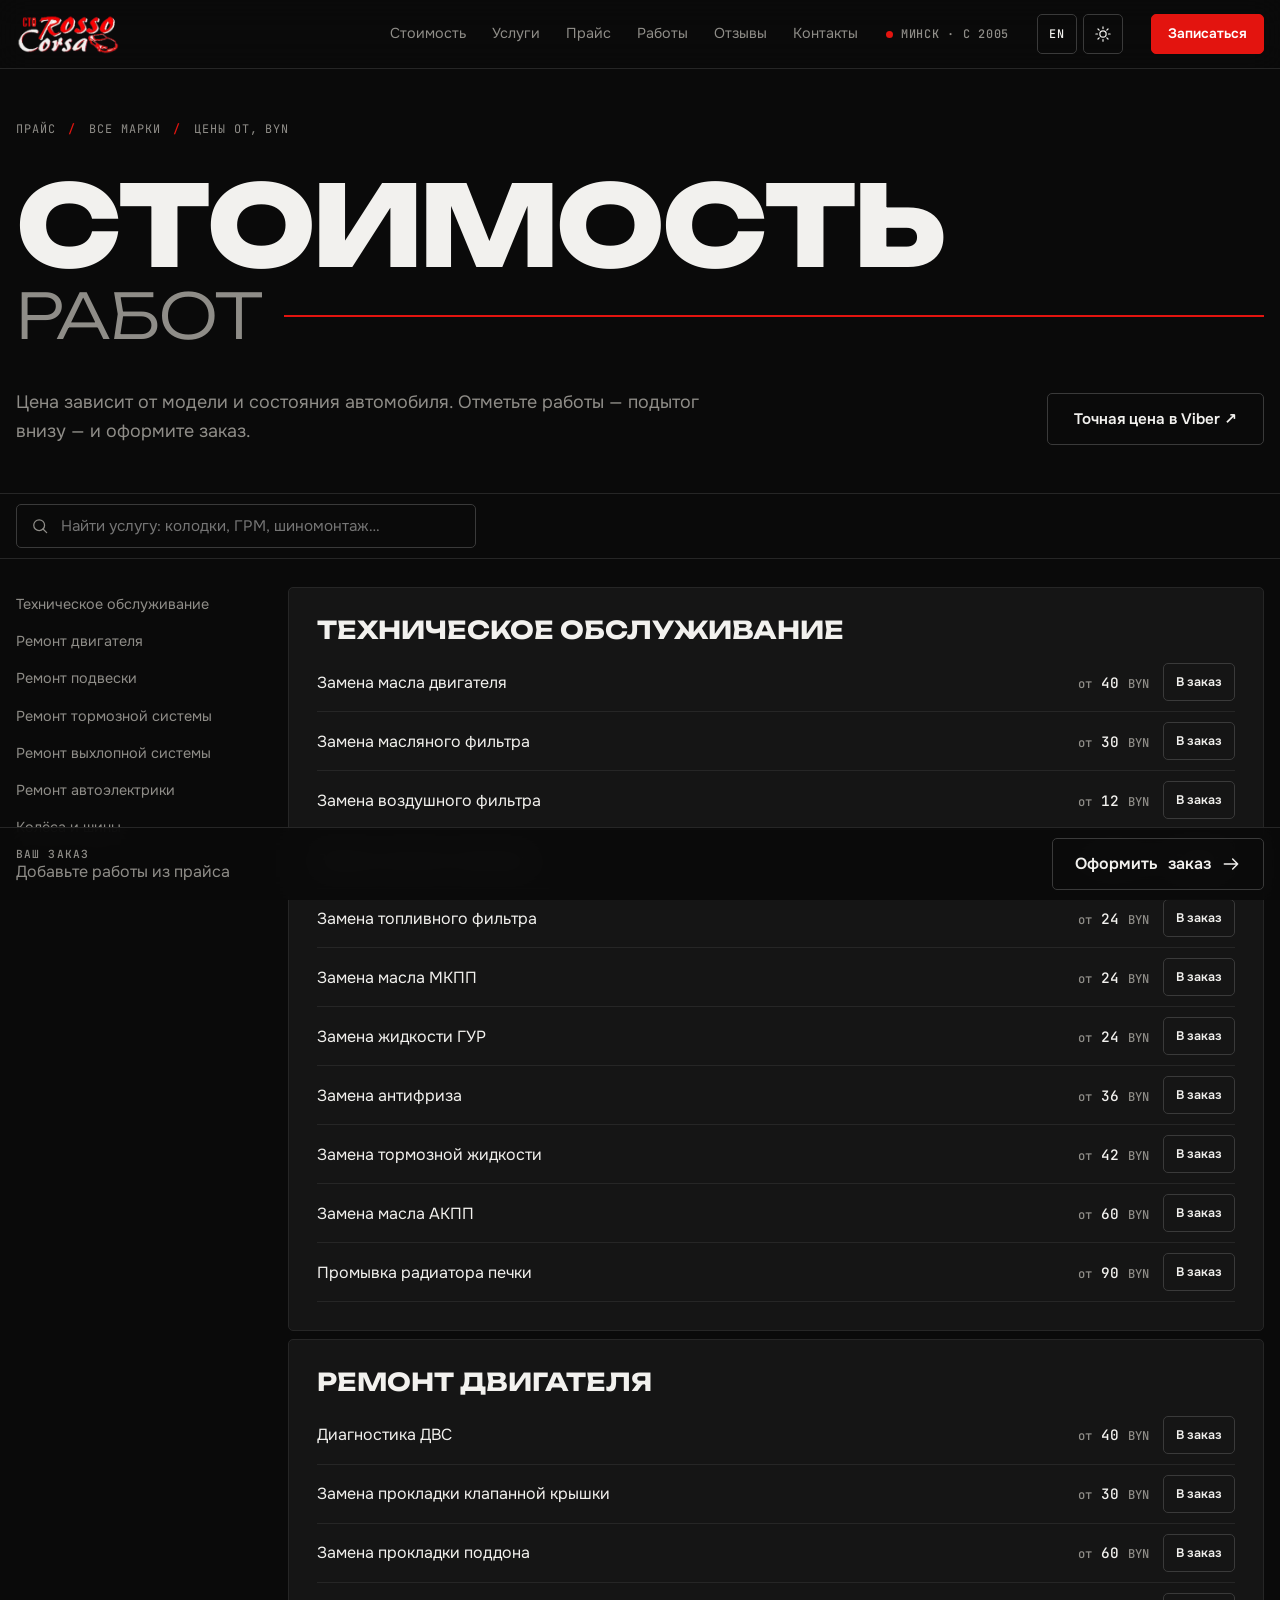
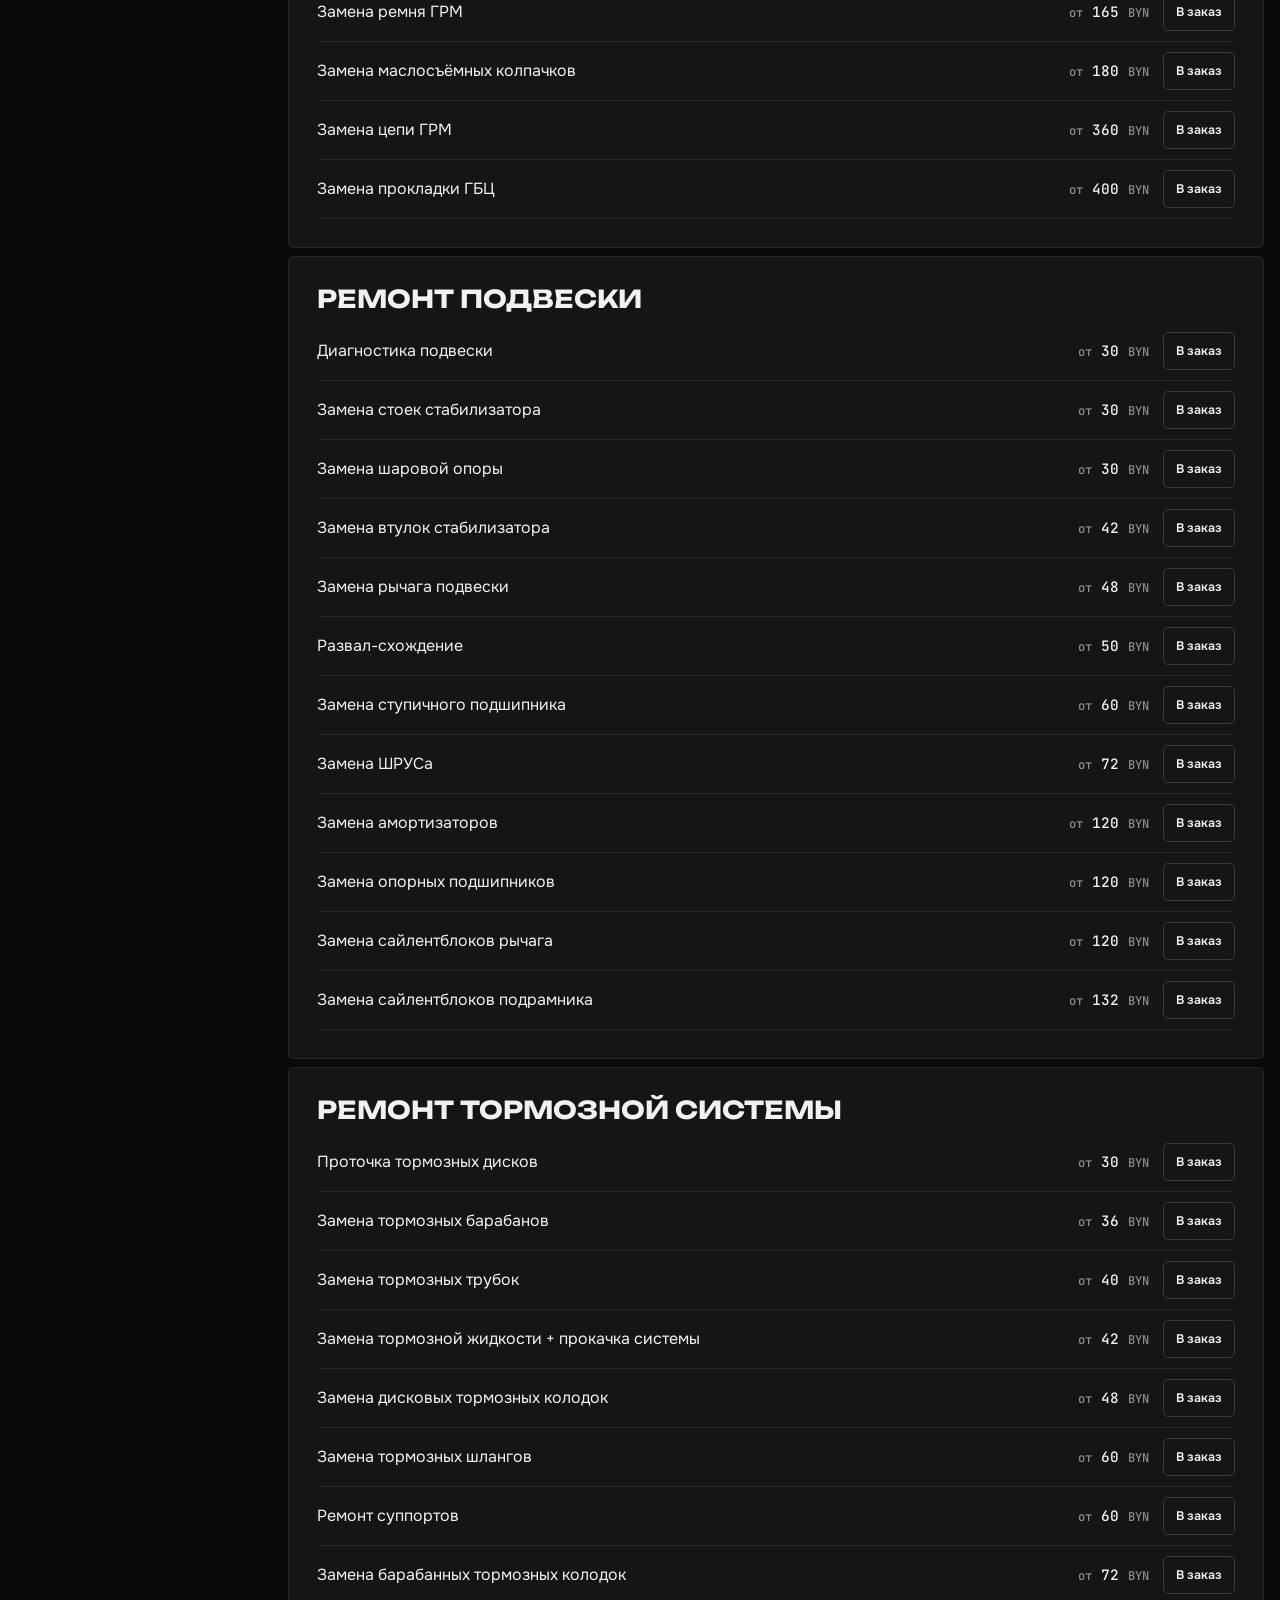
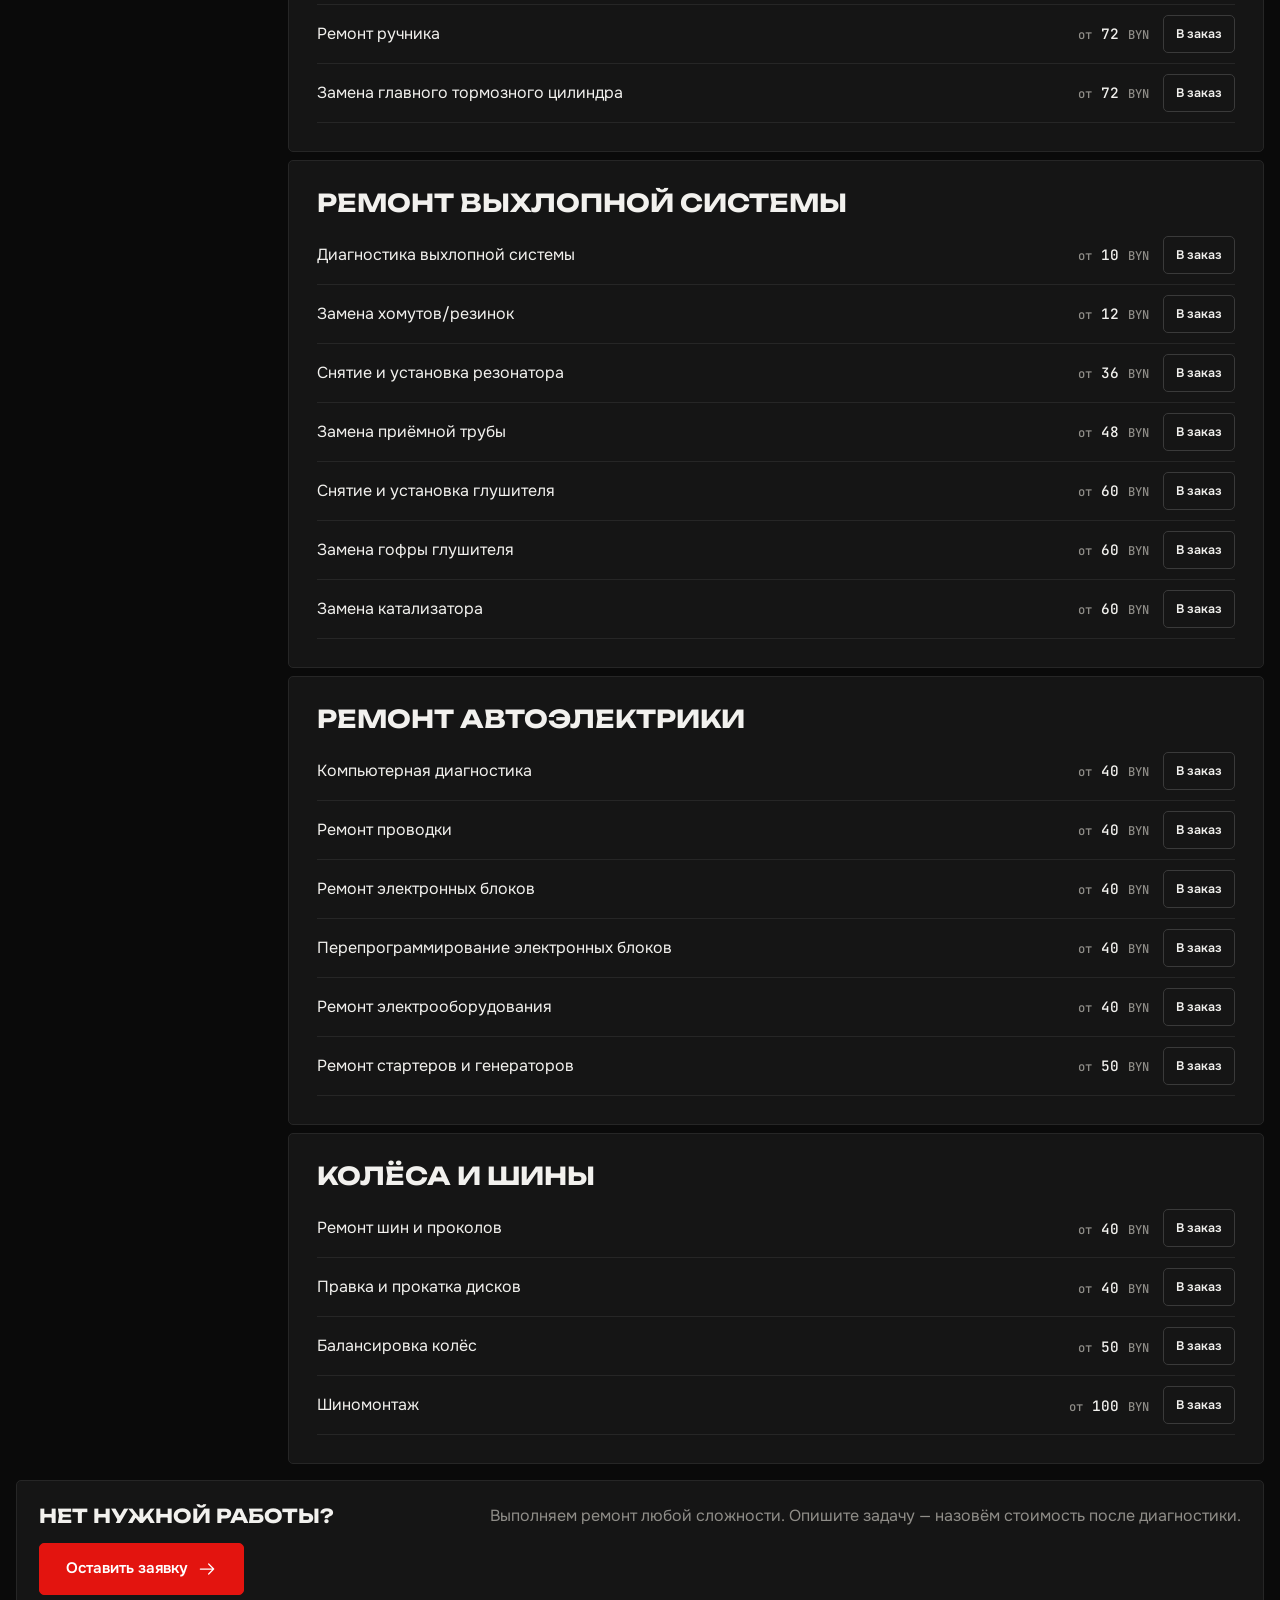
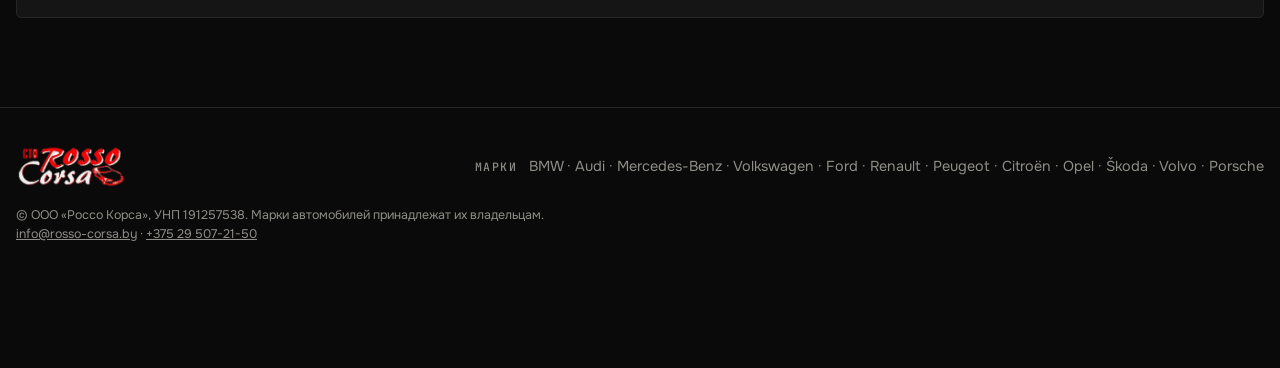
<file: price.html>
<!doctype html>
<html class="v4" lang="ru" data-currency="BYN">
<head>
<script>try{var t=localStorage.getItem("rosso-theme");if(t)document.documentElement.dataset.theme=t}catch(e){}</script>
<meta charset="utf-8">
<meta name="viewport" content="width=device-width, initial-scale=1, viewport-fit=cover">
<meta name="format-detection" content="telephone=no">
<title>Прайс Rosso Corsa — стоимость работ СТО в Минске</title>
<meta name="description" content="Стоимость работ автосервиса Rosso Corsa в Минске: ТО, двигатель, подвеска, тормоза, выхлоп, автоэлектрика, шиномонтаж. Цены от, BYN.">
<meta name="theme-color" content="#0a0a0a">
<link rel="canonical" href="https://dirol982.github.io/rosso/price.html">
<meta property="og:type" content="website">
<meta property="og:locale" content="ru_RU">
<meta property="og:title" content="Прайс Rosso Corsa — стоимость работ СТО в Минске">
<meta property="og:description" content="Стоимость работ автосервиса Rosso Corsa в Минске: ТО, двигатель, подвеска, тормоза, выхлоп, автоэлектрика, шиномонтаж. Цены от, BYN.">
<meta property="og:image" content="https://dirol982.github.io/rosso/assets/img/hero.webp">
<link rel="icon" type="image/png" href="favicon.png">
<link rel="apple-touch-icon" href="apple-touch-icon.png">
<link rel="preload" href="assets/fonts/unb-lat.woff2" as="font" type="font/woff2" crossorigin>
<link rel="preload" href="assets/fonts/onest-cyr.woff2" as="font" type="font/woff2" crossorigin>
<link rel="alternate" hreflang="en" href="https://dirol982.github.io/rosso/en/price.html">
<link rel="stylesheet" href="assets/css/style.css">
<link rel="stylesheet" href="assets/css/motion.css">
</head>
<body>

<a class="skip" href="#main">К содержанию</a>
<header class="top" data-header>
  <div class="top__in">
    <a class="brand" href="./" aria-label="Rosso Corsa — на главную"><img class="logo-on-dark" src="assets/img/logo-light.webp" alt="Rosso Corsa" width="240" height="96"><img class="logo-on-light" src="assets/img/logo-dark.webp" alt="" width="240" height="96" loading="lazy"></a>
    <nav class="nav" aria-label="Разделы">
      <a href="index.html#calc">Стоимость</a>
      <a href="index.html#services">Услуги</a>
      <a href="price.html">Прайс</a>
      <a href="index.html#workshop">Работы</a>
      <a href="index.html#reviews">Отзывы</a>
      <a href="index.html#contacts">Контакты</a>
    </nav>
    <span class="status"><i></i><span>Минск · с 2005</span></span>
    <div class="tools">
      <a class="tool tool--lang" href="en/price.html" hreflang="en" lang="en" aria-label="EN — English version">EN</a>
      <button class="tool tool--theme" type="button" data-theme-toggle aria-label="Светлая тема"><svg class="i-sun" width="18" height="18" viewBox="0 0 24 24" fill="none" stroke="currentColor" stroke-width="1.6" stroke-linecap="round" aria-hidden="true"><circle cx="12" cy="12" r="4.2"/><path d="M12 2.5v2.2M12 19.3v2.2M2.5 12h2.2M19.3 12h2.2M5.3 5.3l1.6 1.6M17.1 17.1l1.6 1.6M5.3 18.7l1.6-1.6M17.1 6.9l1.6-1.6"/></svg><svg class="i-moon" width="18" height="18" viewBox="0 0 24 24" fill="none" stroke="currentColor" stroke-width="1.6" stroke-linecap="round" stroke-linejoin="round" aria-hidden="true"><path d="M20 14.5A8 8 0 0 1 9.5 4a8 8 0 1 0 10.5 10.5Z"/></svg></button>
    </div>
    <a class="btn btn--sm" href="index.html#book">Записаться</a>
  </div>
</header>
<main id="main">
<section class="ph">
  <div class="wrap">
    <p class="coord mono">Прайс <b>/</b> все марки <b>/</b> цены от, BYN</p>
    <h1 class="mega"><span class="mega__l1">Стоимость</span><span class="mega__l2"><span>работ</span><span class="mega__dash" aria-hidden="true"></span></span></h1>
    <div class="ph__row">
      <p class="muted lede">Цена зависит от модели и состояния автомобиля. Отметьте работы — подытог внизу — и оформите заказ.</p>
      <a class="btn btn--ghost" href="viber://chat?number=%2B375295072150">Точная цена в Viber ↗</a>
    </div>
  </div>
</section>
<section class="pl" data-pricelist>
        <div class="pl__bar">
          <div class="wrap pl__bar-inner">
            <label class="pl__search">
              <svg width="20" height="20" viewBox="0 0 24 24" fill="none" stroke="currentColor" stroke-width="1.5" stroke-linecap="round" stroke-linejoin="round" aria-hidden="true"><circle cx="11" cy="11" r="6.5"></circle><path d="m20 20-4.4-4.4"></path></svg>
              <span class="sr-only">Поиск по услугам</span>
              <input type="search" placeholder="Найти услугу: колодки, ГРМ, шиномонтаж…" data-search autocomplete="off" />
            </label>
          </div>
        </div>
        <div class="wrap">
          <div class="pl__panel" id="panel-all" data-panel="all">
            <nav class="pl__cats" aria-label="Разделы прайса">
              <ul role="list">
                <li><a href="#all-техническое-обслуживание">Техническое обслуживание</a></li>
                <li><a href="#all-ремонт-двигателя">Ремонт двигателя</a></li>
                <li><a href="#all-ремонт-подвески">Ремонт подвески</a></li>
                <li><a href="#all-ремонт-тормозной-системы">Ремонт тормозной системы</a></li>
                <li><a href="#all-ремонт-выхлопной-системы">Ремонт выхлопной системы</a></li>
                <li><a href="#all-ремонт-автоэлектрики">Ремонт автоэлектрики</a></li>
                <li><a href="#all-колёса-и-шины">Колёса и шины</a></li>
              </ul>
            </nav>
            <div class="pl__groups">
              <section class="pl__group" id="all-техническое-обслуживание" data-group>
                <h2>Техническое обслуживание</h2>
                <table>
                  <caption class="sr-only">Техническое обслуживание</caption>
                  <thead class="sr-only"><tr><th scope="col">Услуга</th><th scope="col">Цена от, BYN</th></tr></thead>
                  <tbody>
                    <tr data-row>
                      <th scope="row">Замена масла двигателя</th>
                      <td class="num"><small>от</small> 40 <small>BYN</small></td>
                    </tr>
                    <tr data-row>
                      <th scope="row">Замена масляного фильтра</th>
                      <td class="num"><small>от</small> 30 <small>BYN</small></td>
                    </tr>
                    <tr data-row>
                      <th scope="row">Замена воздушного фильтра</th>
                      <td class="num"><small>от</small> 12 <small>BYN</small></td>
                    </tr>
                    <tr data-row>
                      <th scope="row">Замена салонного фильтра</th>
                      <td class="num"><small>от</small> 18 <small>BYN</small></td>
                    </tr>
                    <tr data-row>
                      <th scope="row">Замена топливного фильтра</th>
                      <td class="num"><small>от</small> 24 <small>BYN</small></td>
                    </tr>
                    <tr data-row>
                      <th scope="row">Замена масла МКПП</th>
                      <td class="num"><small>от</small> 24 <small>BYN</small></td>
                    </tr>
                    <tr data-row>
                      <th scope="row">Замена жидкости ГУР</th>
                      <td class="num"><small>от</small> 24 <small>BYN</small></td>
                    </tr>
                    <tr data-row>
                      <th scope="row">Замена антифриза</th>
                      <td class="num"><small>от</small> 36 <small>BYN</small></td>
                    </tr>
                    <tr data-row>
                      <th scope="row">Замена тормозной жидкости</th>
                      <td class="num"><small>от</small> 42 <small>BYN</small></td>
                    </tr>
                    <tr data-row>
                      <th scope="row">Замена масла АКПП</th>
                      <td class="num"><small>от</small> 60 <small>BYN</small></td>
                    </tr>
                    <tr data-row>
                      <th scope="row">Промывка радиатора печки</th>
                      <td class="num"><small>от</small> 90 <small>BYN</small></td>
                    </tr>
                  </tbody>
                </table>
              </section>
              <section class="pl__group" id="all-ремонт-двигателя" data-group>
                <h2>Ремонт двигателя</h2>
                <table>
                  <caption class="sr-only">Ремонт двигателя</caption>
                  <thead class="sr-only"><tr><th scope="col">Услуга</th><th scope="col">Цена от, BYN</th></tr></thead>
                  <tbody>
                    <tr data-row>
                      <th scope="row">Диагностика ДВС</th>
                      <td class="num"><small>от</small> 40 <small>BYN</small></td>
                    </tr>
                    <tr data-row>
                      <th scope="row">Замена прокладки клапанной крышки</th>
                      <td class="num"><small>от</small> 30 <small>BYN</small></td>
                    </tr>
                    <tr data-row>
                      <th scope="row">Замена прокладки поддона</th>
                      <td class="num"><small>от</small> 60 <small>BYN</small></td>
                    </tr>
                    <tr data-row>
                      <th scope="row">Замена ремня ГРМ</th>
                      <td class="num"><small>от</small> 165 <small>BYN</small></td>
                    </tr>
                    <tr data-row>
                      <th scope="row">Замена маслосъёмных колпачков</th>
                      <td class="num"><small>от</small> 180 <small>BYN</small></td>
                    </tr>
                    <tr data-row>
                      <th scope="row">Замена цепи ГРМ</th>
                      <td class="num"><small>от</small> 360 <small>BYN</small></td>
                    </tr>
                    <tr data-row>
                      <th scope="row">Замена прокладки ГБЦ</th>
                      <td class="num"><small>от</small> 400 <small>BYN</small></td>
                    </tr>
                  </tbody>
                </table>
              </section>
              <section class="pl__group" id="all-ремонт-подвески" data-group>
                <h2>Ремонт подвески</h2>
                <table>
                  <caption class="sr-only">Ремонт подвески</caption>
                  <thead class="sr-only"><tr><th scope="col">Услуга</th><th scope="col">Цена от, BYN</th></tr></thead>
                  <tbody>
                    <tr data-row>
                      <th scope="row">Диагностика подвески</th>
                      <td class="num"><small>от</small> 30 <small>BYN</small></td>
                    </tr>
                    <tr data-row>
                      <th scope="row">Замена стоек стабилизатора</th>
                      <td class="num"><small>от</small> 30 <small>BYN</small></td>
                    </tr>
                    <tr data-row>
                      <th scope="row">Замена шаровой опоры</th>
                      <td class="num"><small>от</small> 30 <small>BYN</small></td>
                    </tr>
                    <tr data-row>
                      <th scope="row">Замена втулок стабилизатора</th>
                      <td class="num"><small>от</small> 42 <small>BYN</small></td>
                    </tr>
                    <tr data-row>
                      <th scope="row">Замена рычага подвески</th>
                      <td class="num"><small>от</small> 48 <small>BYN</small></td>
                    </tr>
                    <tr data-row>
                      <th scope="row">Развал-схождение</th>
                      <td class="num"><small>от</small> 50 <small>BYN</small></td>
                    </tr>
                    <tr data-row>
                      <th scope="row">Замена ступичного подшипника</th>
                      <td class="num"><small>от</small> 60 <small>BYN</small></td>
                    </tr>
                    <tr data-row>
                      <th scope="row">Замена ШРУСа</th>
                      <td class="num"><small>от</small> 72 <small>BYN</small></td>
                    </tr>
                    <tr data-row>
                      <th scope="row">Замена амортизаторов</th>
                      <td class="num"><small>от</small> 120 <small>BYN</small></td>
                    </tr>
                    <tr data-row>
                      <th scope="row">Замена опорных подшипников</th>
                      <td class="num"><small>от</small> 120 <small>BYN</small></td>
                    </tr>
                    <tr data-row>
                      <th scope="row">Замена сайлентблоков рычага</th>
                      <td class="num"><small>от</small> 120 <small>BYN</small></td>
                    </tr>
                    <tr data-row>
                      <th scope="row">Замена сайлентблоков подрамника</th>
                      <td class="num"><small>от</small> 132 <small>BYN</small></td>
                    </tr>
                  </tbody>
                </table>
              </section>
              <section class="pl__group" id="all-ремонт-тормозной-системы" data-group>
                <h2>Ремонт тормозной системы</h2>
                <table>
                  <caption class="sr-only">Ремонт тормозной системы</caption>
                  <thead class="sr-only"><tr><th scope="col">Услуга</th><th scope="col">Цена от, BYN</th></tr></thead>
                  <tbody>
                    <tr data-row>
                      <th scope="row">Проточка тормозных дисков</th>
                      <td class="num"><small>от</small> 30 <small>BYN</small></td>
                    </tr>
                    <tr data-row>
                      <th scope="row">Замена тормозных барабанов</th>
                      <td class="num"><small>от</small> 36 <small>BYN</small></td>
                    </tr>
                    <tr data-row>
                      <th scope="row">Замена тормозных трубок</th>
                      <td class="num"><small>от</small> 40 <small>BYN</small></td>
                    </tr>
                    <tr data-row>
                      <th scope="row">Замена тормозной жидкости + прокачка системы</th>
                      <td class="num"><small>от</small> 42 <small>BYN</small></td>
                    </tr>
                    <tr data-row>
                      <th scope="row">Замена дисковых тормозных колодок</th>
                      <td class="num"><small>от</small> 48 <small>BYN</small></td>
                    </tr>
                    <tr data-row>
                      <th scope="row">Замена тормозных шлангов</th>
                      <td class="num"><small>от</small> 60 <small>BYN</small></td>
                    </tr>
                    <tr data-row>
                      <th scope="row">Ремонт суппортов</th>
                      <td class="num"><small>от</small> 60 <small>BYN</small></td>
                    </tr>
                    <tr data-row>
                      <th scope="row">Замена барабанных тормозных колодок</th>
                      <td class="num"><small>от</small> 72 <small>BYN</small></td>
                    </tr>
                    <tr data-row>
                      <th scope="row">Ремонт ручника</th>
                      <td class="num"><small>от</small> 72 <small>BYN</small></td>
                    </tr>
                    <tr data-row>
                      <th scope="row">Замена главного тормозного цилиндра</th>
                      <td class="num"><small>от</small> 72 <small>BYN</small></td>
                    </tr>
                  </tbody>
                </table>
              </section>
              <section class="pl__group" id="all-ремонт-выхлопной-системы" data-group>
                <h2>Ремонт выхлопной системы</h2>
                <table>
                  <caption class="sr-only">Ремонт выхлопной системы</caption>
                  <thead class="sr-only"><tr><th scope="col">Услуга</th><th scope="col">Цена от, BYN</th></tr></thead>
                  <tbody>
                    <tr data-row>
                      <th scope="row">Диагностика выхлопной системы</th>
                      <td class="num"><small>от</small> 10 <small>BYN</small></td>
                    </tr>
                    <tr data-row>
                      <th scope="row">Замена хомутов/резинок</th>
                      <td class="num"><small>от</small> 12 <small>BYN</small></td>
                    </tr>
                    <tr data-row>
                      <th scope="row">Снятие и установка резонатора</th>
                      <td class="num"><small>от</small> 36 <small>BYN</small></td>
                    </tr>
                    <tr data-row>
                      <th scope="row">Замена приёмной трубы</th>
                      <td class="num"><small>от</small> 48 <small>BYN</small></td>
                    </tr>
                    <tr data-row>
                      <th scope="row">Снятие и установка глушителя</th>
                      <td class="num"><small>от</small> 60 <small>BYN</small></td>
                    </tr>
                    <tr data-row>
                      <th scope="row">Замена гофры глушителя</th>
                      <td class="num"><small>от</small> 60 <small>BYN</small></td>
                    </tr>
                    <tr data-row>
                      <th scope="row">Замена катализатора</th>
                      <td class="num"><small>от</small> 60 <small>BYN</small></td>
                    </tr>
                  </tbody>
                </table>
              </section>
              <section class="pl__group" id="all-ремонт-автоэлектрики" data-group>
                <h2>Ремонт автоэлектрики</h2>
                <table>
                  <caption class="sr-only">Ремонт автоэлектрики</caption>
                  <thead class="sr-only"><tr><th scope="col">Услуга</th><th scope="col">Цена от, BYN</th></tr></thead>
                  <tbody>
                    <tr data-row>
                      <th scope="row">Компьютерная диагностика</th>
                      <td class="num"><small>от</small> 40 <small>BYN</small></td>
                    </tr>
                    <tr data-row>
                      <th scope="row">Ремонт проводки</th>
                      <td class="num"><small>от</small> 40 <small>BYN</small></td>
                    </tr>
                    <tr data-row>
                      <th scope="row">Ремонт электронных блоков</th>
                      <td class="num"><small>от</small> 40 <small>BYN</small></td>
                    </tr>
                    <tr data-row>
                      <th scope="row">Перепрограммирование электронных блоков</th>
                      <td class="num"><small>от</small> 40 <small>BYN</small></td>
                    </tr>
                    <tr data-row>
                      <th scope="row">Ремонт электрооборудования</th>
                      <td class="num"><small>от</small> 40 <small>BYN</small></td>
                    </tr>
                    <tr data-row>
                      <th scope="row">Ремонт стартеров и генераторов</th>
                      <td class="num"><small>от</small> 50 <small>BYN</small></td>
                    </tr>
                  </tbody>
                </table>
              </section>
              <section class="pl__group" id="all-колёса-и-шины" data-group>
                <h2>Колёса и шины</h2>
                <table>
                  <caption class="sr-only">Колёса и шины</caption>
                  <thead class="sr-only"><tr><th scope="col">Услуга</th><th scope="col">Цена от, BYN</th></tr></thead>
                  <tbody>
                    <tr data-row>
                      <th scope="row">Ремонт шин и проколов</th>
                      <td class="num"><small>от</small> 40 <small>BYN</small></td>
                    </tr>
                    <tr data-row>
                      <th scope="row">Правка и прокатка дисков</th>
                      <td class="num"><small>от</small> 40 <small>BYN</small></td>
                    </tr>
                    <tr data-row>
                      <th scope="row">Балансировка колёс</th>
                      <td class="num"><small>от</small> 50 <small>BYN</small></td>
                    </tr>
                    <tr data-row>
                      <th scope="row">Шиномонтаж</th>
                      <td class="num"><small>от</small> 100 <small>BYN</small></td>
                    </tr>
                  </tbody>
                </table>
              </section>
              <p class="pl__empty" data-empty hidden>Ничего не нашли. Напишите нам в <a href="viber://chat?number=%2B375295072150">Viber</a> или позвоните <a class="num" href="tel:+375295072150">+375 29 507-21-50</a> — подскажем стоимость.</p>
            </div>
          </div>
          <aside class="pl__more">
            <h2>Нет нужной работы?</h2>
            <p class="muted">Выполняем ремонт любой сложности. Опишите задачу — назовём стоимость после диагностики.</p>
            <a class="btn btn--blue" href="index.html#book">Оставить заявку <svg width="20" height="20" viewBox="0 0 24 24" fill="none" stroke="currentColor" stroke-width="1.5" stroke-linecap="round" stroke-linejoin="round" aria-hidden="true"><path d="M4 12h16m-6-6 6 6-6 6"></path></svg></a>
          </aside>
        </div>
      </section>
</main>
<footer class="foot">
  <div class="wrap foot__in">
    <img class="logo-on-dark" src="assets/img/logo-light.webp" alt="Rosso Corsa" width="110" height="44" loading="lazy"><img class="logo-on-light" src="assets/img/logo-dark.webp" alt="Rosso Corsa" width="110" height="44" loading="lazy">
    <p class="partners"><span class="label">Марки</span> BMW · Audi · Mercedes-Benz · Volkswagen · Ford · Renault · Peugeot · Citroën · Opel · Škoda · Volvo · Porsche</p>
    <p class="tiny muted">© ООО «Россо Корса», УНП 191257538. Марки автомобилей принадлежат их владельцам.<br><a href="mailto:info@rosso-corsa.by">info@rosso-corsa.by</a> · <a href="tel:+375295072150">+375 29 507-21-50</a></p>
  </div>
</footer>
<nav class="dock dock--price" aria-label="Быстрая связь">
  <a class="dock__call" href="tel:+375295072150">Позвонить</a>
  <a class="dock__book" href="index.html#book">Записаться</a>
</nav>
<script src="assets/js/main.js" defer></script>
<script src="assets/js/tw.js" defer></script>
<script src="assets/js/motion.js" defer></script>
</body>
</html>
</file>
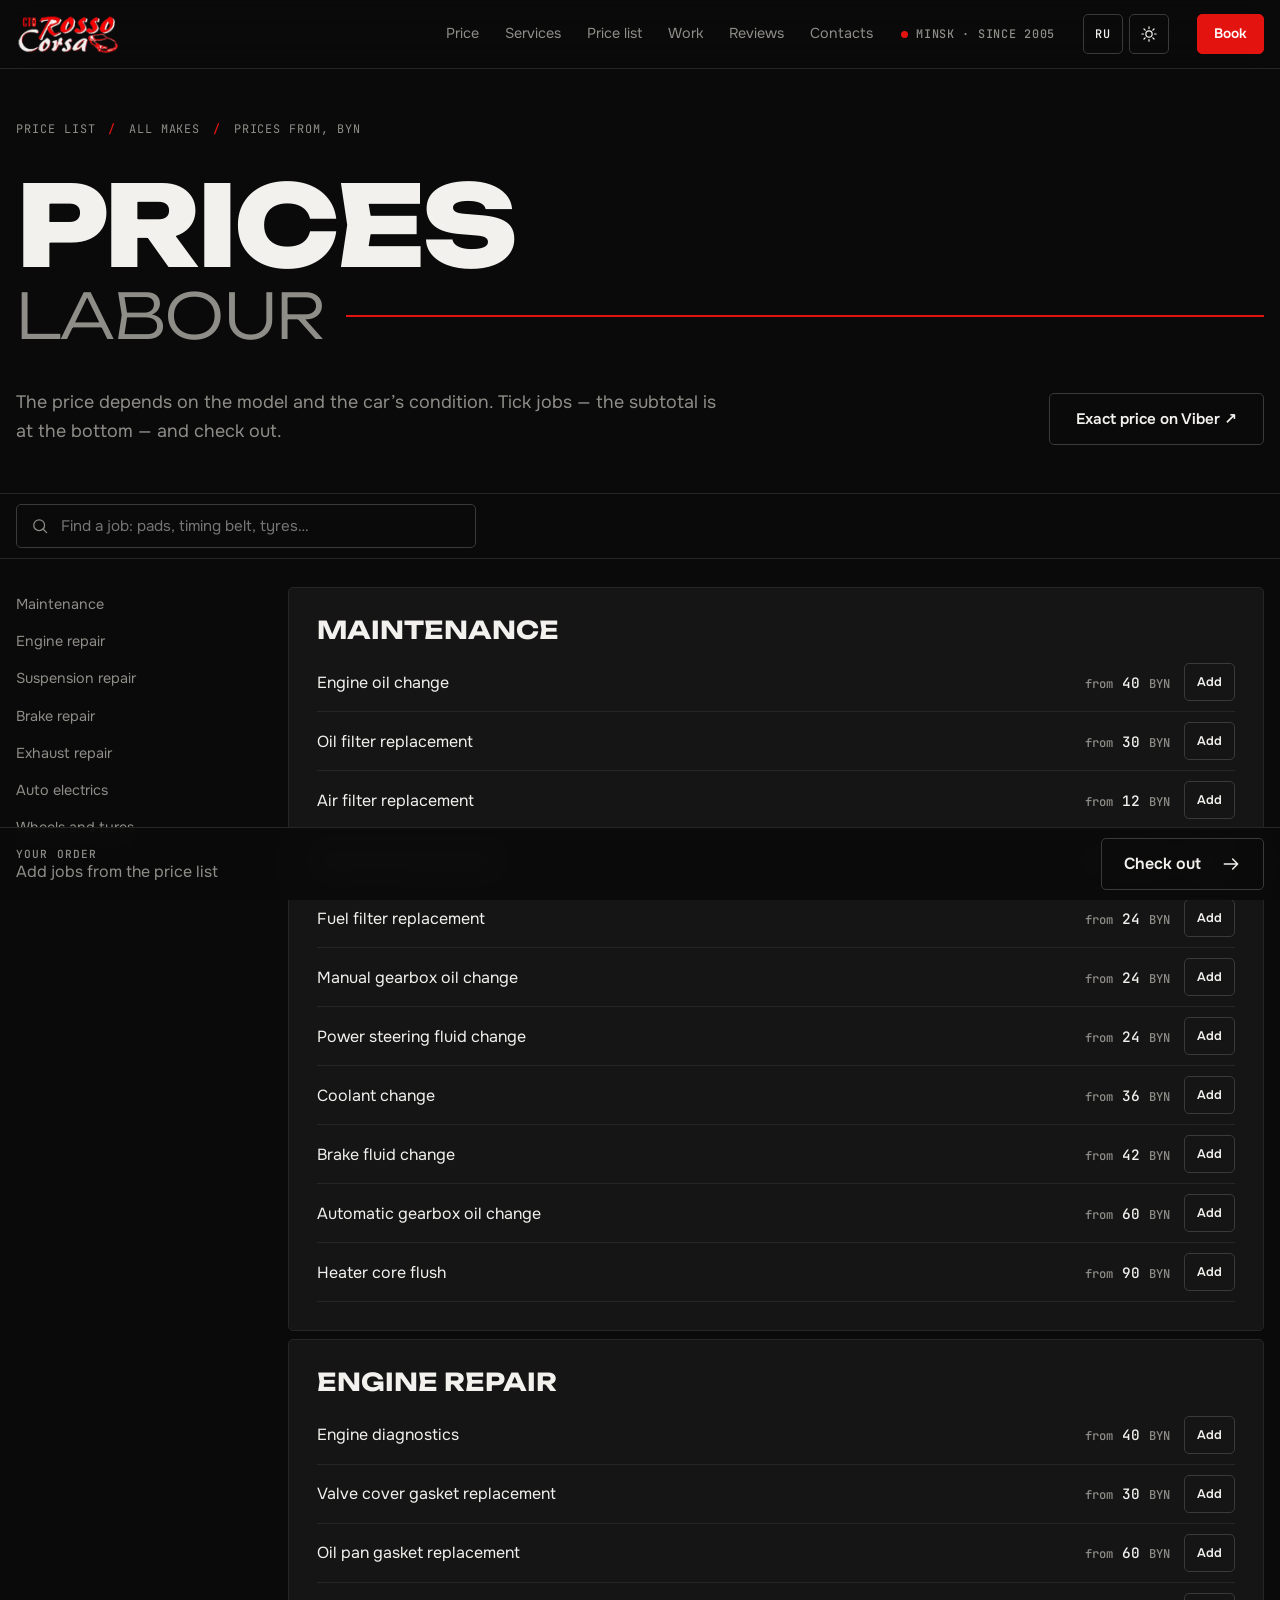
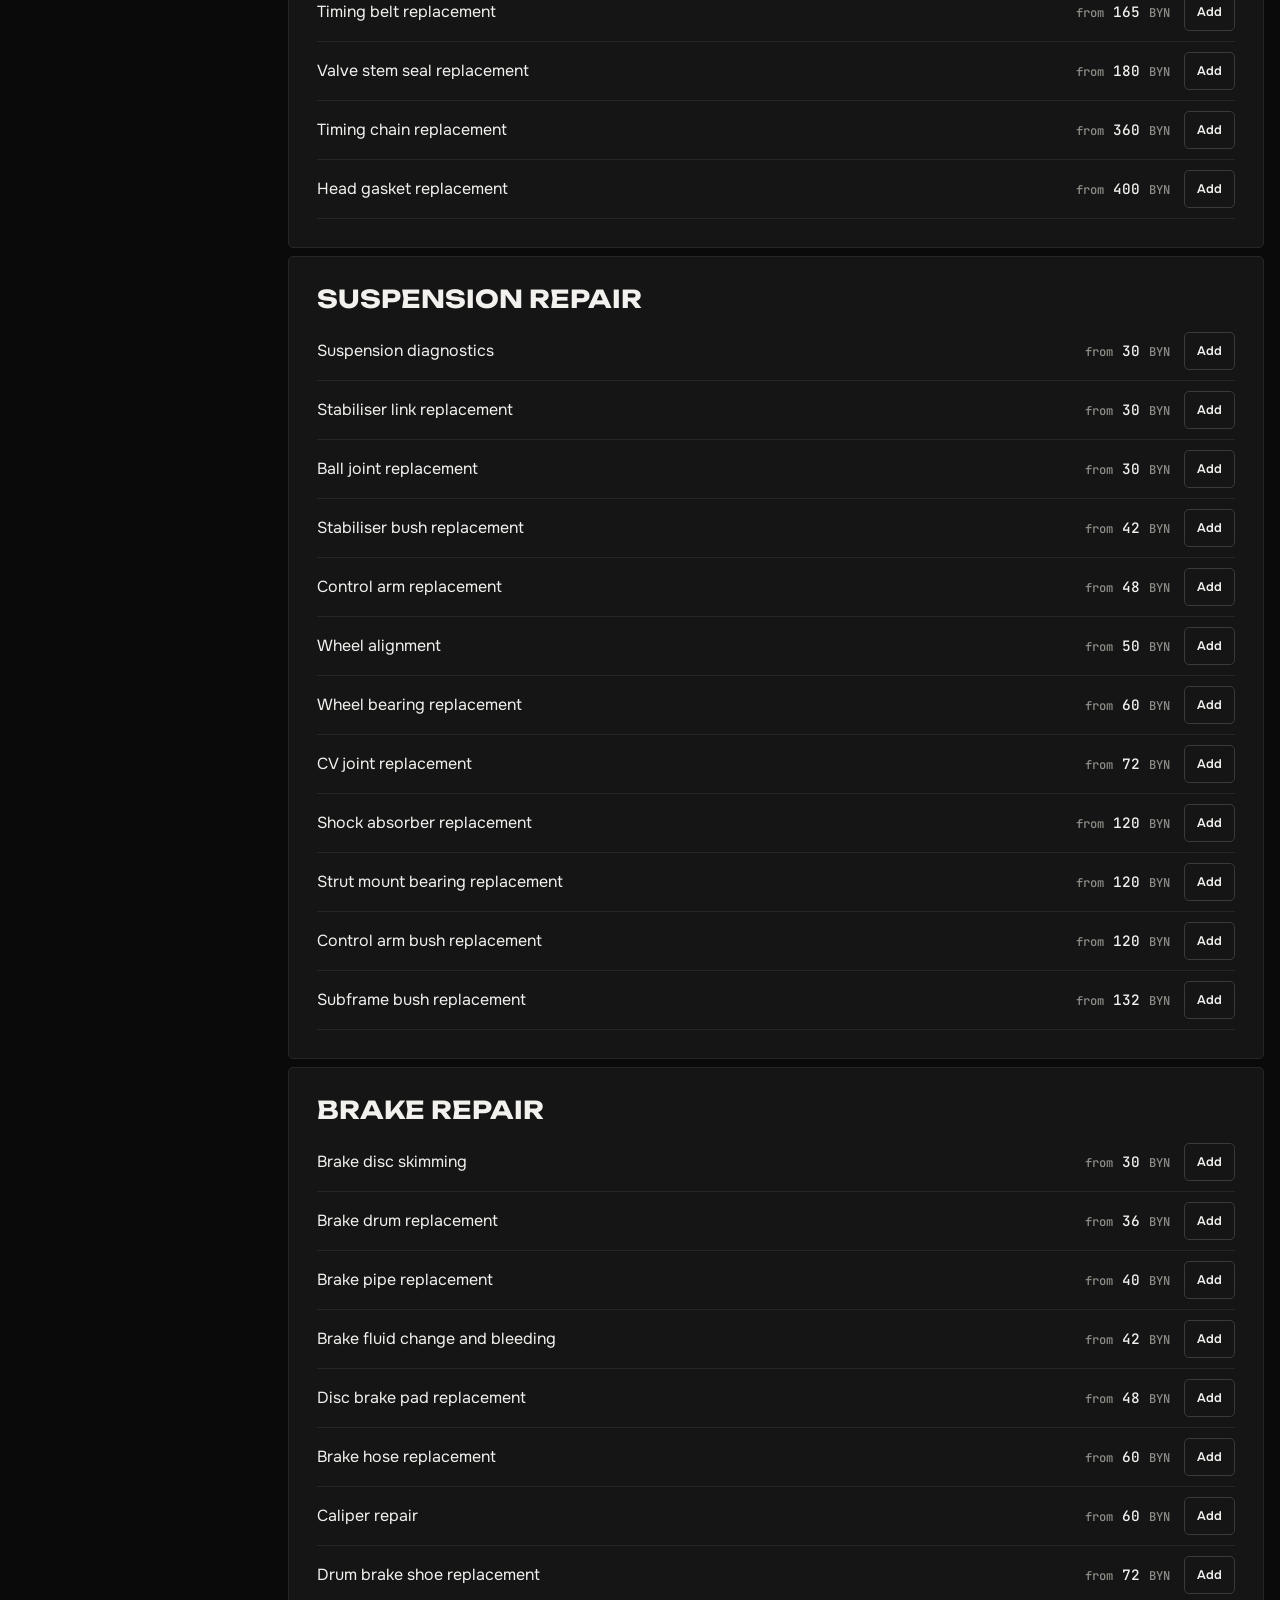
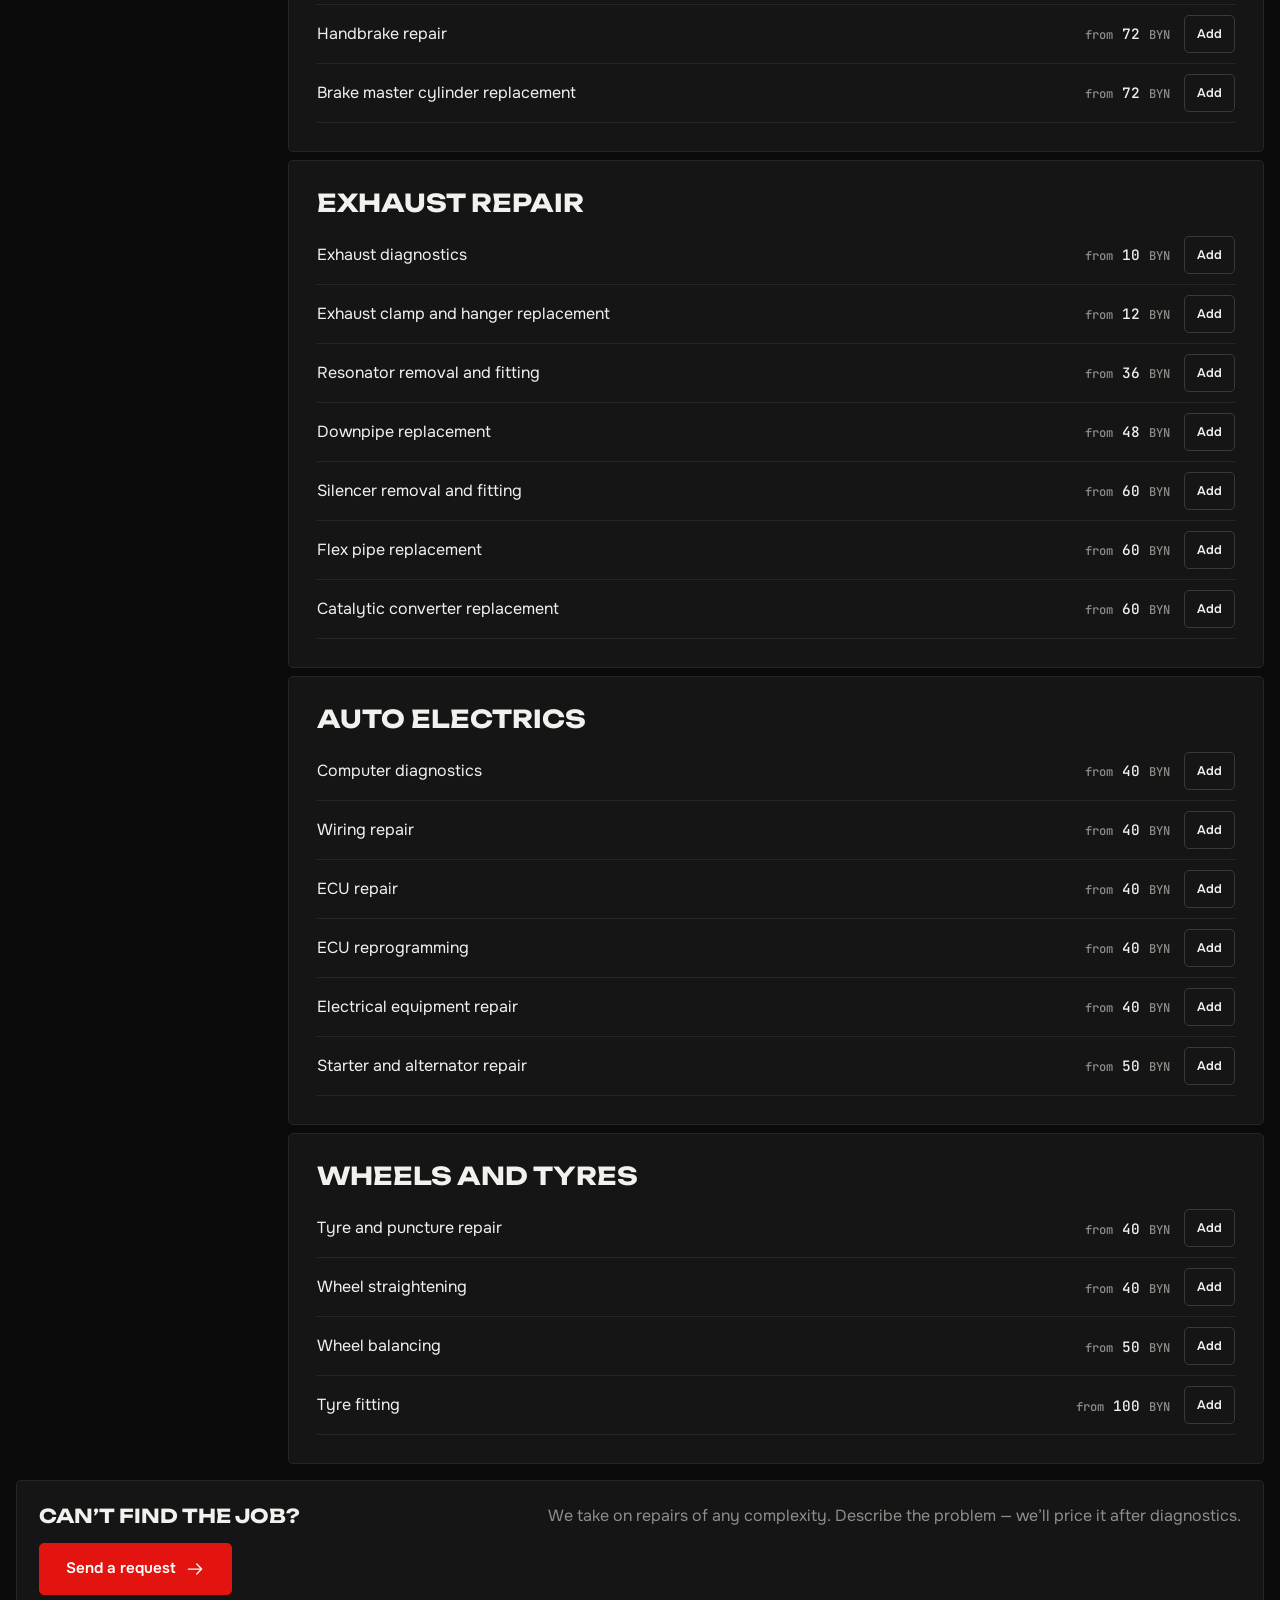
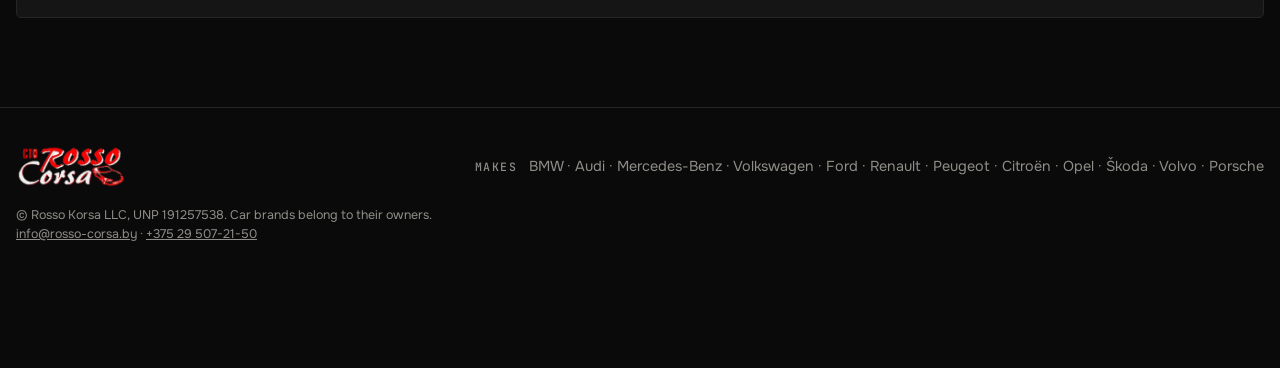
<file: en/price.html>
<!doctype html>
<html class="v4" lang="en" data-currency="BYN">
<head>
<script>try{var t=localStorage.getItem("rosso-theme");if(t)document.documentElement.dataset.theme=t}catch(e){}</script>
<meta charset="utf-8">
<meta name="viewport" content="width=device-width, initial-scale=1, viewport-fit=cover">
<meta name="format-detection" content="telephone=no">
<title>Rosso Corsa price list — car service prices in Minsk</title>
<meta name="description" content="Rosso Corsa car service prices in Minsk: maintenance, engine, suspension, brakes, exhaust, auto electrics, tyres. Prices from, BYN.">
<meta name="theme-color" content="#0a0a0a">
<link rel="canonical" href="https://dirol982.github.io/rosso/en/price.html">
<meta property="og:type" content="website">
<meta property="og:locale" content="en_GB">
<meta property="og:title" content="Rosso Corsa price list — car service prices in Minsk">
<meta property="og:description" content="Rosso Corsa car service prices in Minsk: maintenance, engine, suspension, brakes, exhaust, auto electrics, tyres. Prices from, BYN.">
<meta property="og:image" content="https://dirol982.github.io/rosso/assets/img/hero.webp">
<link rel="icon" type="image/png" href="../favicon.png">
<link rel="apple-touch-icon" href="../apple-touch-icon.png">
<link rel="preload" href="../assets/fonts/unb-lat.woff2" as="font" type="font/woff2" crossorigin>
<link rel="preload" href="../assets/fonts/onest-cyr.woff2" as="font" type="font/woff2" crossorigin>
<link rel="alternate" hreflang="ru" href="https://dirol982.github.io/rosso/price.html">
<link rel="stylesheet" href="../assets/css/style.css">
<link rel="stylesheet" href="../assets/css/motion.css">
</head>
<body>

<a class="skip" href="#main">Skip to content</a>
<header class="top" data-header>
  <div class="top__in">
    <a class="brand" href="./" aria-label="Rosso Corsa — home"><img class="logo-on-dark" src="../assets/img/logo-light.webp" alt="Rosso Corsa" width="240" height="96"><img class="logo-on-light" src="../assets/img/logo-dark.webp" alt="" width="240" height="96" loading="lazy"></a>
    <nav class="nav" aria-label="Sections">
      <a href="index.html#calc">Price</a>
      <a href="index.html#services">Services</a>
      <a href="price.html">Price list</a>
      <a href="index.html#workshop">Work</a>
      <a href="index.html#reviews">Reviews</a>
      <a href="index.html#contacts">Contacts</a>
    </nav>
    <span class="status"><i></i><span>Minsk · since 2005</span></span>
    <div class="tools">
      <a class="tool tool--lang" href="../price.html" hreflang="ru" lang="ru" aria-label="RU — русская версия">RU</a>
      <button class="tool tool--theme" type="button" data-theme-toggle aria-label="Light theme"><svg class="i-sun" width="18" height="18" viewBox="0 0 24 24" fill="none" stroke="currentColor" stroke-width="1.6" stroke-linecap="round" aria-hidden="true"><circle cx="12" cy="12" r="4.2"/><path d="M12 2.5v2.2M12 19.3v2.2M2.5 12h2.2M19.3 12h2.2M5.3 5.3l1.6 1.6M17.1 17.1l1.6 1.6M5.3 18.7l1.6-1.6M17.1 6.9l1.6-1.6"/></svg><svg class="i-moon" width="18" height="18" viewBox="0 0 24 24" fill="none" stroke="currentColor" stroke-width="1.6" stroke-linecap="round" stroke-linejoin="round" aria-hidden="true"><path d="M20 14.5A8 8 0 0 1 9.5 4a8 8 0 1 0 10.5 10.5Z"/></svg></button>
    </div>
    <a class="btn btn--sm" href="index.html#book">Book</a>
  </div>
</header>
<main id="main">
<section class="ph">
  <div class="wrap">
    <p class="coord mono">Price list <b>/</b> all makes <b>/</b> prices from, BYN</p>
    <h1 class="mega"><span class="mega__l1">Prices</span><span class="mega__l2"><span>labour</span><span class="mega__dash" aria-hidden="true"></span></span></h1>
    <div class="ph__row">
      <p class="muted lede">The price depends on the model and the car’s condition. Tick jobs — the subtotal is at the bottom — and check out.</p>
      <a class="btn btn--ghost" href="viber://chat?number=%2B375295072150">Exact price on Viber ↗</a>
    </div>
  </div>
</section>
<section class="pl" data-pricelist>
        <div class="pl__bar">
          <div class="wrap pl__bar-inner">
            <label class="pl__search">
              <svg width="20" height="20" viewBox="0 0 24 24" fill="none" stroke="currentColor" stroke-width="1.5" stroke-linecap="round" stroke-linejoin="round" aria-hidden="true"><circle cx="11" cy="11" r="6.5"></circle><path d="m20 20-4.4-4.4"></path></svg>
              <span class="sr-only">Search services</span>
              <input type="search" placeholder="Find a job: pads, timing belt, tyres…" data-search autocomplete="off" />
            </label>
          </div>
        </div>
        <div class="wrap">
          <div class="pl__panel" id="panel-all" data-panel="all">
            <nav class="pl__cats" aria-label="Price list sections">
              <ul role="list">
                <li><a href="#all-maintenance">Maintenance</a></li>
                <li><a href="#all-engine-repair">Engine repair</a></li>
                <li><a href="#all-suspension-repair">Suspension repair</a></li>
                <li><a href="#all-brake-repair">Brake repair</a></li>
                <li><a href="#all-exhaust-repair">Exhaust repair</a></li>
                <li><a href="#all-auto-electrics">Auto electrics</a></li>
                <li><a href="#all-wheels-and-tyres">Wheels and tyres</a></li>
              </ul>
            </nav>
            <div class="pl__groups">
              <section class="pl__group" id="all-maintenance" data-group>
                <h2>Maintenance</h2>
                <table>
                  <caption class="sr-only">Maintenance</caption>
                  <thead class="sr-only"><tr><th scope="col">Service</th><th scope="col">Price from, BYN</th></tr></thead>
                  <tbody>
                    <tr data-row>
                      <th scope="row">Engine oil change</th>
                      <td class="num"><small>from</small> 40 <small>BYN</small></td>
                    </tr>
                    <tr data-row>
                      <th scope="row">Oil filter replacement</th>
                      <td class="num"><small>from</small> 30 <small>BYN</small></td>
                    </tr>
                    <tr data-row>
                      <th scope="row">Air filter replacement</th>
                      <td class="num"><small>from</small> 12 <small>BYN</small></td>
                    </tr>
                    <tr data-row>
                      <th scope="row">Cabin filter replacement</th>
                      <td class="num"><small>from</small> 18 <small>BYN</small></td>
                    </tr>
                    <tr data-row>
                      <th scope="row">Fuel filter replacement</th>
                      <td class="num"><small>from</small> 24 <small>BYN</small></td>
                    </tr>
                    <tr data-row>
                      <th scope="row">Manual gearbox oil change</th>
                      <td class="num"><small>from</small> 24 <small>BYN</small></td>
                    </tr>
                    <tr data-row>
                      <th scope="row">Power steering fluid change</th>
                      <td class="num"><small>from</small> 24 <small>BYN</small></td>
                    </tr>
                    <tr data-row>
                      <th scope="row">Coolant change</th>
                      <td class="num"><small>from</small> 36 <small>BYN</small></td>
                    </tr>
                    <tr data-row>
                      <th scope="row">Brake fluid change</th>
                      <td class="num"><small>from</small> 42 <small>BYN</small></td>
                    </tr>
                    <tr data-row>
                      <th scope="row">Automatic gearbox oil change</th>
                      <td class="num"><small>from</small> 60 <small>BYN</small></td>
                    </tr>
                    <tr data-row>
                      <th scope="row">Heater core flush</th>
                      <td class="num"><small>from</small> 90 <small>BYN</small></td>
                    </tr>
                  </tbody>
                </table>
              </section>
              <section class="pl__group" id="all-engine-repair" data-group>
                <h2>Engine repair</h2>
                <table>
                  <caption class="sr-only">Engine repair</caption>
                  <thead class="sr-only"><tr><th scope="col">Service</th><th scope="col">Price from, BYN</th></tr></thead>
                  <tbody>
                    <tr data-row>
                      <th scope="row">Engine diagnostics</th>
                      <td class="num"><small>from</small> 40 <small>BYN</small></td>
                    </tr>
                    <tr data-row>
                      <th scope="row">Valve cover gasket replacement</th>
                      <td class="num"><small>from</small> 30 <small>BYN</small></td>
                    </tr>
                    <tr data-row>
                      <th scope="row">Oil pan gasket replacement</th>
                      <td class="num"><small>from</small> 60 <small>BYN</small></td>
                    </tr>
                    <tr data-row>
                      <th scope="row">Timing belt replacement</th>
                      <td class="num"><small>from</small> 165 <small>BYN</small></td>
                    </tr>
                    <tr data-row>
                      <th scope="row">Valve stem seal replacement</th>
                      <td class="num"><small>from</small> 180 <small>BYN</small></td>
                    </tr>
                    <tr data-row>
                      <th scope="row">Timing chain replacement</th>
                      <td class="num"><small>from</small> 360 <small>BYN</small></td>
                    </tr>
                    <tr data-row>
                      <th scope="row">Head gasket replacement</th>
                      <td class="num"><small>from</small> 400 <small>BYN</small></td>
                    </tr>
                  </tbody>
                </table>
              </section>
              <section class="pl__group" id="all-suspension-repair" data-group>
                <h2>Suspension repair</h2>
                <table>
                  <caption class="sr-only">Suspension repair</caption>
                  <thead class="sr-only"><tr><th scope="col">Service</th><th scope="col">Price from, BYN</th></tr></thead>
                  <tbody>
                    <tr data-row>
                      <th scope="row">Suspension diagnostics</th>
                      <td class="num"><small>from</small> 30 <small>BYN</small></td>
                    </tr>
                    <tr data-row>
                      <th scope="row">Stabiliser link replacement</th>
                      <td class="num"><small>from</small> 30 <small>BYN</small></td>
                    </tr>
                    <tr data-row>
                      <th scope="row">Ball joint replacement</th>
                      <td class="num"><small>from</small> 30 <small>BYN</small></td>
                    </tr>
                    <tr data-row>
                      <th scope="row">Stabiliser bush replacement</th>
                      <td class="num"><small>from</small> 42 <small>BYN</small></td>
                    </tr>
                    <tr data-row>
                      <th scope="row">Control arm replacement</th>
                      <td class="num"><small>from</small> 48 <small>BYN</small></td>
                    </tr>
                    <tr data-row>
                      <th scope="row">Wheel alignment</th>
                      <td class="num"><small>from</small> 50 <small>BYN</small></td>
                    </tr>
                    <tr data-row>
                      <th scope="row">Wheel bearing replacement</th>
                      <td class="num"><small>from</small> 60 <small>BYN</small></td>
                    </tr>
                    <tr data-row>
                      <th scope="row">CV joint replacement</th>
                      <td class="num"><small>from</small> 72 <small>BYN</small></td>
                    </tr>
                    <tr data-row>
                      <th scope="row">Shock absorber replacement</th>
                      <td class="num"><small>from</small> 120 <small>BYN</small></td>
                    </tr>
                    <tr data-row>
                      <th scope="row">Strut mount bearing replacement</th>
                      <td class="num"><small>from</small> 120 <small>BYN</small></td>
                    </tr>
                    <tr data-row>
                      <th scope="row">Control arm bush replacement</th>
                      <td class="num"><small>from</small> 120 <small>BYN</small></td>
                    </tr>
                    <tr data-row>
                      <th scope="row">Subframe bush replacement</th>
                      <td class="num"><small>from</small> 132 <small>BYN</small></td>
                    </tr>
                  </tbody>
                </table>
              </section>
              <section class="pl__group" id="all-brake-repair" data-group>
                <h2>Brake repair</h2>
                <table>
                  <caption class="sr-only">Brake repair</caption>
                  <thead class="sr-only"><tr><th scope="col">Service</th><th scope="col">Price from, BYN</th></tr></thead>
                  <tbody>
                    <tr data-row>
                      <th scope="row">Brake disc skimming</th>
                      <td class="num"><small>from</small> 30 <small>BYN</small></td>
                    </tr>
                    <tr data-row>
                      <th scope="row">Brake drum replacement</th>
                      <td class="num"><small>from</small> 36 <small>BYN</small></td>
                    </tr>
                    <tr data-row>
                      <th scope="row">Brake pipe replacement</th>
                      <td class="num"><small>from</small> 40 <small>BYN</small></td>
                    </tr>
                    <tr data-row>
                      <th scope="row">Brake fluid change and bleeding</th>
                      <td class="num"><small>from</small> 42 <small>BYN</small></td>
                    </tr>
                    <tr data-row>
                      <th scope="row">Disc brake pad replacement</th>
                      <td class="num"><small>from</small> 48 <small>BYN</small></td>
                    </tr>
                    <tr data-row>
                      <th scope="row">Brake hose replacement</th>
                      <td class="num"><small>from</small> 60 <small>BYN</small></td>
                    </tr>
                    <tr data-row>
                      <th scope="row">Caliper repair</th>
                      <td class="num"><small>from</small> 60 <small>BYN</small></td>
                    </tr>
                    <tr data-row>
                      <th scope="row">Drum brake shoe replacement</th>
                      <td class="num"><small>from</small> 72 <small>BYN</small></td>
                    </tr>
                    <tr data-row>
                      <th scope="row">Handbrake repair</th>
                      <td class="num"><small>from</small> 72 <small>BYN</small></td>
                    </tr>
                    <tr data-row>
                      <th scope="row">Brake master cylinder replacement</th>
                      <td class="num"><small>from</small> 72 <small>BYN</small></td>
                    </tr>
                  </tbody>
                </table>
              </section>
              <section class="pl__group" id="all-exhaust-repair" data-group>
                <h2>Exhaust repair</h2>
                <table>
                  <caption class="sr-only">Exhaust repair</caption>
                  <thead class="sr-only"><tr><th scope="col">Service</th><th scope="col">Price from, BYN</th></tr></thead>
                  <tbody>
                    <tr data-row>
                      <th scope="row">Exhaust diagnostics</th>
                      <td class="num"><small>from</small> 10 <small>BYN</small></td>
                    </tr>
                    <tr data-row>
                      <th scope="row">Exhaust clamp and hanger replacement</th>
                      <td class="num"><small>from</small> 12 <small>BYN</small></td>
                    </tr>
                    <tr data-row>
                      <th scope="row">Resonator removal and fitting</th>
                      <td class="num"><small>from</small> 36 <small>BYN</small></td>
                    </tr>
                    <tr data-row>
                      <th scope="row">Downpipe replacement</th>
                      <td class="num"><small>from</small> 48 <small>BYN</small></td>
                    </tr>
                    <tr data-row>
                      <th scope="row">Silencer removal and fitting</th>
                      <td class="num"><small>from</small> 60 <small>BYN</small></td>
                    </tr>
                    <tr data-row>
                      <th scope="row">Flex pipe replacement</th>
                      <td class="num"><small>from</small> 60 <small>BYN</small></td>
                    </tr>
                    <tr data-row>
                      <th scope="row">Catalytic converter replacement</th>
                      <td class="num"><small>from</small> 60 <small>BYN</small></td>
                    </tr>
                  </tbody>
                </table>
              </section>
              <section class="pl__group" id="all-auto-electrics" data-group>
                <h2>Auto electrics</h2>
                <table>
                  <caption class="sr-only">Auto electrics</caption>
                  <thead class="sr-only"><tr><th scope="col">Service</th><th scope="col">Price from, BYN</th></tr></thead>
                  <tbody>
                    <tr data-row>
                      <th scope="row">Computer diagnostics</th>
                      <td class="num"><small>from</small> 40 <small>BYN</small></td>
                    </tr>
                    <tr data-row>
                      <th scope="row">Wiring repair</th>
                      <td class="num"><small>from</small> 40 <small>BYN</small></td>
                    </tr>
                    <tr data-row>
                      <th scope="row">ECU repair</th>
                      <td class="num"><small>from</small> 40 <small>BYN</small></td>
                    </tr>
                    <tr data-row>
                      <th scope="row">ECU reprogramming</th>
                      <td class="num"><small>from</small> 40 <small>BYN</small></td>
                    </tr>
                    <tr data-row>
                      <th scope="row">Electrical equipment repair</th>
                      <td class="num"><small>from</small> 40 <small>BYN</small></td>
                    </tr>
                    <tr data-row>
                      <th scope="row">Starter and alternator repair</th>
                      <td class="num"><small>from</small> 50 <small>BYN</small></td>
                    </tr>
                  </tbody>
                </table>
              </section>
              <section class="pl__group" id="all-wheels-and-tyres" data-group>
                <h2>Wheels and tyres</h2>
                <table>
                  <caption class="sr-only">Wheels and tyres</caption>
                  <thead class="sr-only"><tr><th scope="col">Service</th><th scope="col">Price from, BYN</th></tr></thead>
                  <tbody>
                    <tr data-row>
                      <th scope="row">Tyre and puncture repair</th>
                      <td class="num"><small>from</small> 40 <small>BYN</small></td>
                    </tr>
                    <tr data-row>
                      <th scope="row">Wheel straightening</th>
                      <td class="num"><small>from</small> 40 <small>BYN</small></td>
                    </tr>
                    <tr data-row>
                      <th scope="row">Wheel balancing</th>
                      <td class="num"><small>from</small> 50 <small>BYN</small></td>
                    </tr>
                    <tr data-row>
                      <th scope="row">Tyre fitting</th>
                      <td class="num"><small>from</small> 100 <small>BYN</small></td>
                    </tr>
                  </tbody>
                </table>
              </section>
              <p class="pl__empty" data-empty hidden>Nothing found. Message us on <a href="viber://chat?number=%2B375295072150">Viber</a> or call <a class="num" href="tel:+375295072150">+375 29 507-21-50</a> — we’ll tell you the price.</p>
            </div>
          </div>
          <aside class="pl__more">
            <h2>Can’t find the job?</h2>
            <p class="muted">We take on repairs of any complexity. Describe the problem — we’ll price it after diagnostics.</p>
            <a class="btn btn--blue" href="index.html#book">Send a request <svg width="20" height="20" viewBox="0 0 24 24" fill="none" stroke="currentColor" stroke-width="1.5" stroke-linecap="round" stroke-linejoin="round" aria-hidden="true"><path d="M4 12h16m-6-6 6 6-6 6"></path></svg></a>
          </aside>
        </div>
      </section>
</main>
<footer class="foot">
  <div class="wrap foot__in">
    <img class="logo-on-dark" src="../assets/img/logo-light.webp" alt="Rosso Corsa" width="110" height="44" loading="lazy"><img class="logo-on-light" src="../assets/img/logo-dark.webp" alt="Rosso Corsa" width="110" height="44" loading="lazy">
    <p class="partners"><span class="label">Makes</span> BMW · Audi · Mercedes-Benz · Volkswagen · Ford · Renault · Peugeot · Citroën · Opel · Škoda · Volvo · Porsche</p>
    <p class="tiny muted">© Rosso Korsa LLC, UNP 191257538. Car brands belong to their owners.<br><a href="mailto:info@rosso-corsa.by">info@rosso-corsa.by</a> · <a href="tel:+375295072150">+375 29 507-21-50</a></p>
  </div>
</footer>
<nav class="dock dock--price" aria-label="Quick contact">
  <a class="dock__call" href="tel:+375295072150">Call</a>
  <a class="dock__book" href="index.html#book">Book</a>
</nav>
<script src="../assets/js/main.js" defer></script>
<script src="../assets/js/tw.js" defer></script>
<script src="../assets/js/motion.js" defer></script>
</body>
</html>
</file>
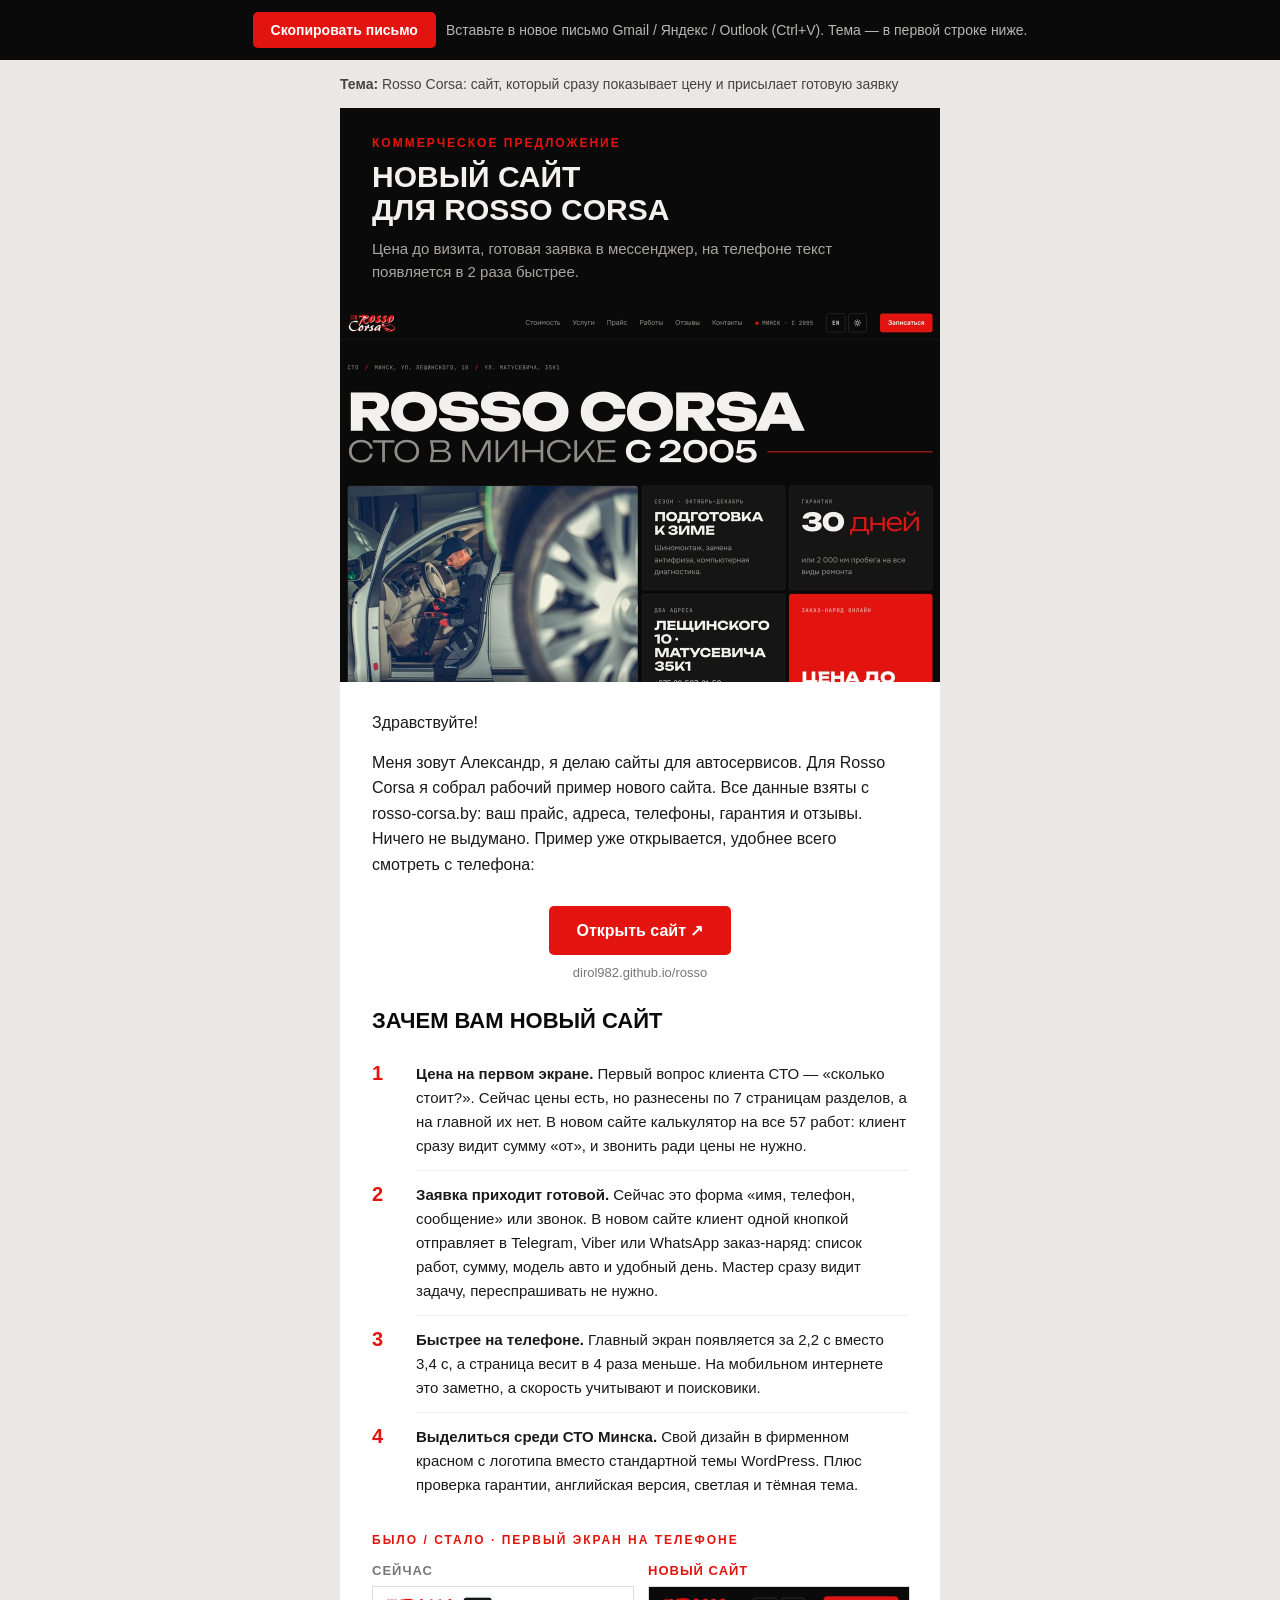
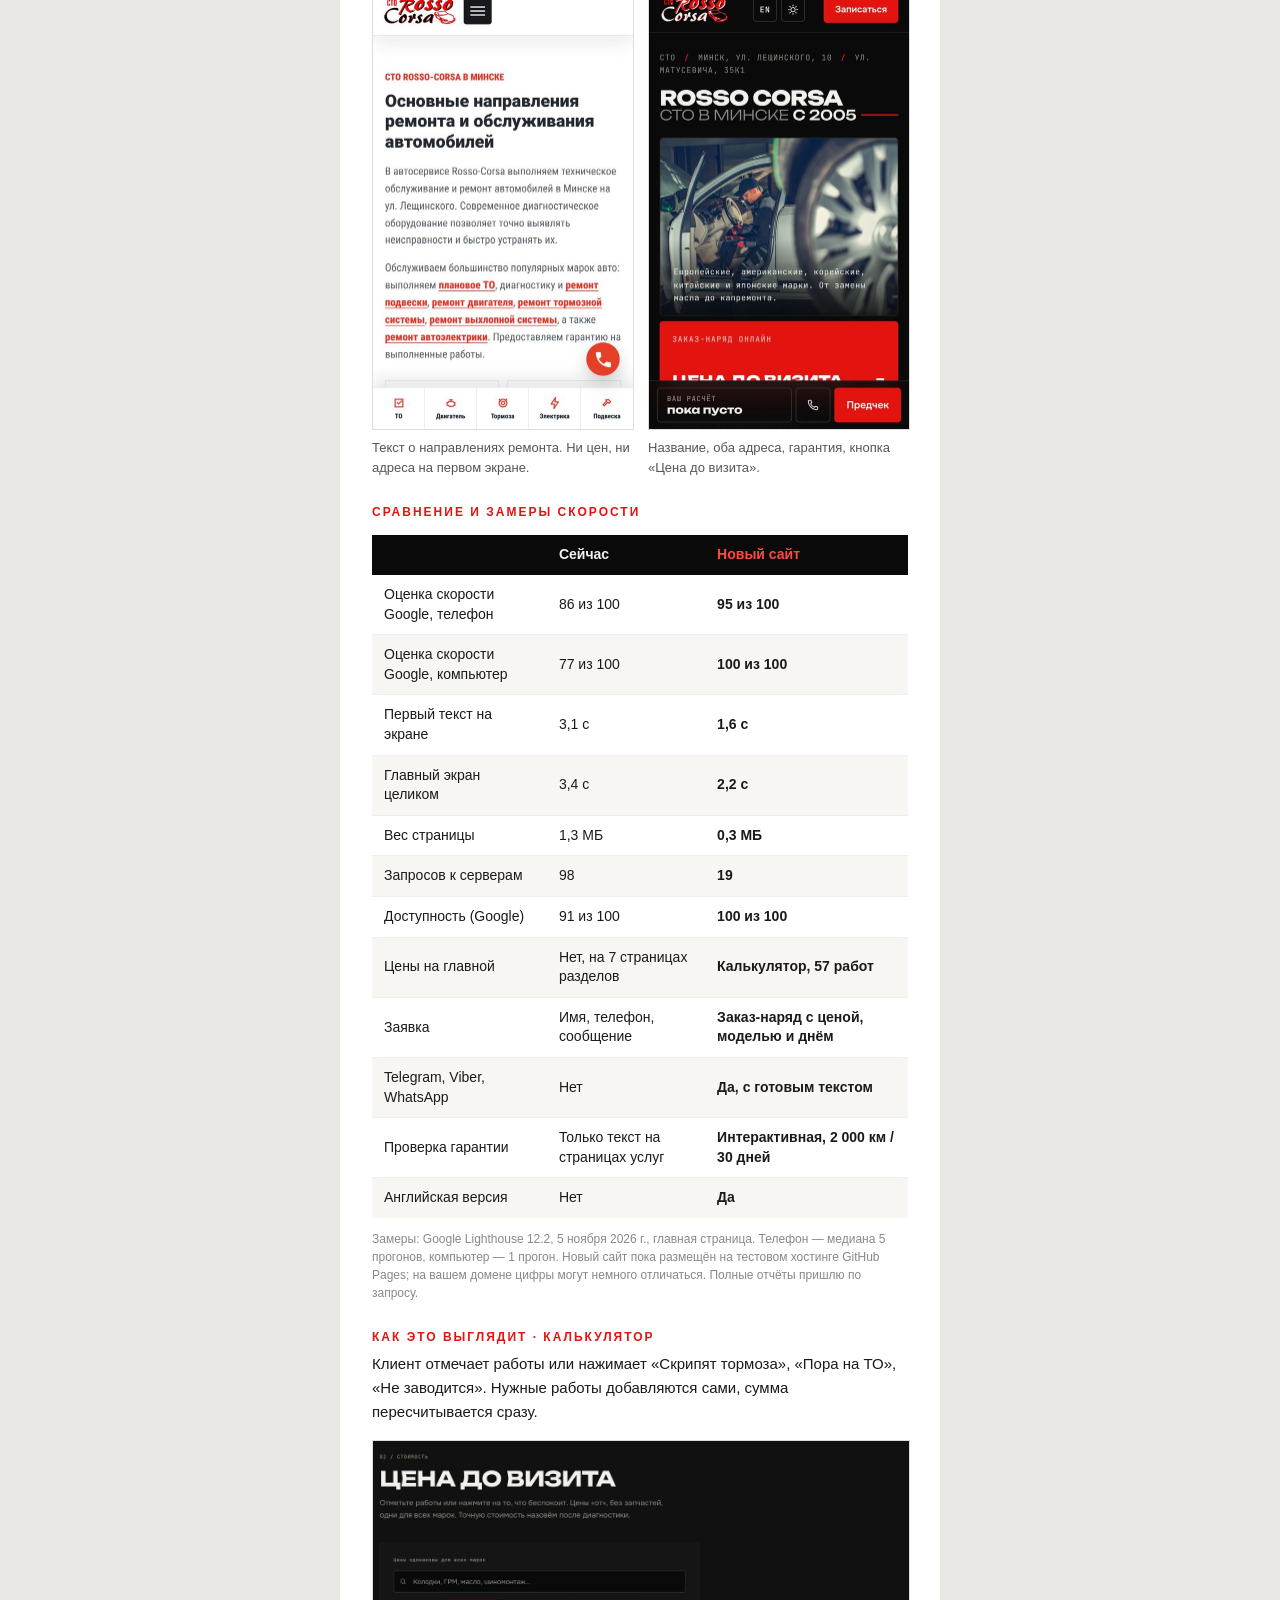
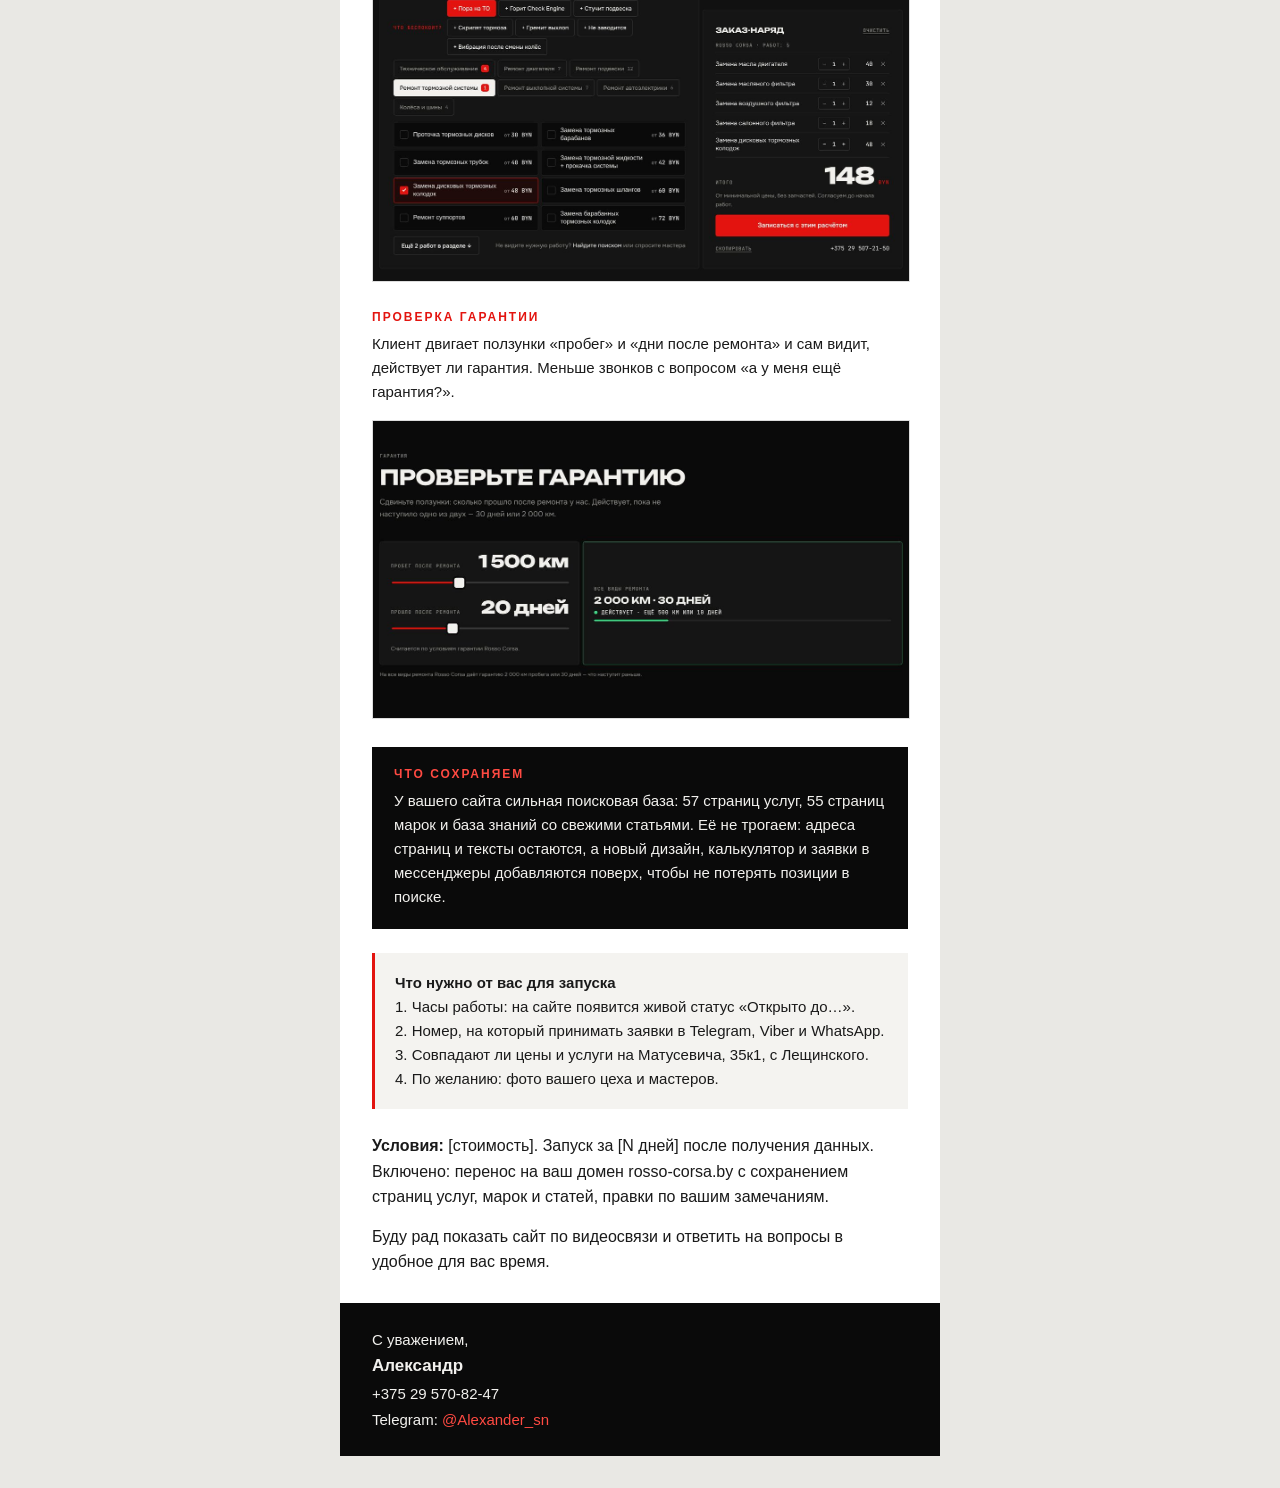
<file: promo/email.html>
<!doctype html>
<html lang="ru">
<head>
<meta charset="utf-8">
<meta name="viewport" content="width=device-width, initial-scale=1">
<meta name="robots" content="noindex, nofollow">
<title>КП Rosso Corsa — письмо</title>
<style>
  body { margin: 0; background: #e9e8e4; font-family: Arial, Helvetica, sans-serif; }
  .bar { position: sticky; top: 0; z-index: 2; display: flex; flex-wrap: wrap; gap: 10px; align-items: center; justify-content: center; padding: 12px 16px; background: #0a0a0a; color: #f2f1ee; font-size: 14px; }
  .bar button { padding: 10px 18px; border: 0; border-radius: 5px; background: #e3140f; color: #fff; font: 600 14px Arial, sans-serif; cursor: pointer; }
  .bar span { opacity: .75; }
</style>
</head>
<body>
<div class="bar"><button type="button" id="copy">Скопировать письмо</button><span id="msg">Вставьте в новое письмо Gmail / Яндекс / Outlook (Ctrl+V). Тема — в первой строке ниже.</span></div>

<div style="max-width:600px;margin:16px auto 0;padding:0 16px;font:14px Arial,sans-serif;color:#444;"><b>Тема:</b> Rosso Corsa: сайт, который сразу показывает цену и присылает готовую заявку</div>

<!-- ═══ ПИСЬМО ═══ -->
<div id="letter">
<table role="presentation" width="100%" cellpadding="0" cellspacing="0" border="0" style="background:#e9e8e4;">
<tr><td align="center" style="padding:16px 8px 32px;">
<table role="presentation" width="600" cellpadding="0" cellspacing="0" border="0" style="width:100%;max-width:600px;background:#ffffff;border-collapse:collapse;">

  <!-- Шапка -->
  <tr><td style="background:#0a0a0a;padding:28px 32px 24px;">
    <div style="font:700 12px Arial,sans-serif;letter-spacing:2px;text-transform:uppercase;color:#e3140f;">Коммерческое предложение</div>
    <div style="font:800 30px/1.1 Arial Black,Arial,sans-serif;color:#f2f1ee;text-transform:uppercase;margin-top:10px;">Новый сайт<br>для Rosso Corsa</div>
    <div style="font:15px/1.5 Arial,sans-serif;color:#a9a7a2;margin-top:12px;">Цена до визита, готовая заявка в мессенджер, на телефоне текст появляется в 2 раза быстрее.</div>
  </td></tr>

  <tr><td style="padding:0;">
    <a href="https://dirol982.github.io/rosso/" target="_blank"><img src="https://dirol982.github.io/rosso/promo/hero.jpg" width="600" alt="Главный экран нового сайта Rosso Corsa" style="display:block;width:100%;max-width:600px;height:auto;border:0;"></a>
  </td></tr>

  <!-- Вступление -->
  <tr><td style="padding:28px 32px 8px;font:16px/1.6 Arial,sans-serif;color:#1a1a1a;">
    <p style="margin:0 0 14px;">Здравствуйте!</p>
    <p style="margin:0 0 14px;">Меня зовут Александр, я делаю сайты для автосервисов. Для Rosso Corsa я собрал рабочий пример нового сайта. Все данные взяты с rosso-corsa.by: ваш прайс, адреса, телефоны, гарантия и отзывы. Ничего не выдумано. Пример уже открывается, удобнее всего смотреть с телефона:</p>
  </td></tr>
  <tr><td align="center" style="padding:6px 32px 28px;">
    <table role="presentation" cellpadding="0" cellspacing="0" border="0"><tr><td style="background:#e3140f;border-radius:5px;">
      <a href="https://dirol982.github.io/rosso/" target="_blank" style="display:inline-block;padding:15px 28px;font:700 16px Arial,sans-serif;color:#ffffff;text-decoration:none;">Открыть сайт ↗</a>
    </td></tr></table>
    <div style="font:13px Arial,sans-serif;color:#777;margin-top:10px;">dirol982.github.io/rosso</div>
  </td></tr>

  <!-- УТП -->
  <tr><td style="padding:0 32px 8px;">
    <div style="font:800 22px/1.2 Arial Black,Arial,sans-serif;color:#0a0a0a;text-transform:uppercase;">Зачем вам новый сайт</div>
  </td></tr>
  <tr><td style="padding:8px 32px 24px;">
    <table role="presentation" width="100%" cellpadding="0" cellspacing="0" border="0">
      <tr><td valign="top" style="width:44px;padding:12px 0;font:800 20px Arial Black,Arial,sans-serif;color:#e3140f;">1</td>
          <td style="padding:12px 0;border-bottom:1px solid #eeeeee;font:15px/1.6 Arial,sans-serif;color:#1a1a1a;"><b>Цена на первом экране.</b> Первый вопрос клиента СТО — «сколько стоит?». Сейчас цены есть, но разнесены по 7 страницам разделов, а на главной их нет. В новом сайте калькулятор на все 57 работ: клиент сразу видит сумму «от», и звонить ради цены не нужно.</td></tr>
      <tr><td valign="top" style="width:44px;padding:12px 0;font:800 20px Arial Black,Arial,sans-serif;color:#e3140f;">2</td>
          <td style="padding:12px 0;border-bottom:1px solid #eeeeee;font:15px/1.6 Arial,sans-serif;color:#1a1a1a;"><b>Заявка приходит готовой.</b> Сейчас это форма «имя, телефон, сообщение» или звонок. В новом сайте клиент одной кнопкой отправляет в Telegram, Viber или WhatsApp заказ-наряд: список работ, сумму, модель авто и удобный день. Мастер сразу видит задачу, переспрашивать не нужно.</td></tr>
      <tr><td valign="top" style="width:44px;padding:12px 0;font:800 20px Arial Black,Arial,sans-serif;color:#e3140f;">3</td>
          <td style="padding:12px 0;border-bottom:1px solid #eeeeee;font:15px/1.6 Arial,sans-serif;color:#1a1a1a;"><b>Быстрее на телефоне.</b> Главный экран появляется за 2,2 с вместо 3,4 с, а страница весит в 4 раза меньше. На мобильном интернете это заметно, а скорость учитывают и поисковики.</td></tr>
      <tr><td valign="top" style="width:44px;padding:12px 0;font:800 20px Arial Black,Arial,sans-serif;color:#e3140f;">4</td>
          <td style="padding:12px 0;font:15px/1.6 Arial,sans-serif;color:#1a1a1a;"><b>Выделиться среди СТО Минска.</b> Свой дизайн в фирменном красном с логотипа вместо стандартной темы WordPress. Плюс проверка гарантии, английская версия, светлая и тёмная тема.</td></tr>
    </table>
  </td></tr>

  <!-- Было / стало -->
  <tr><td style="padding:0 32px 10px;">
    <div style="font:700 12px Arial,sans-serif;letter-spacing:2px;text-transform:uppercase;color:#e3140f;">Было / стало · первый экран на телефоне</div>
  </td></tr>
  <tr><td style="padding:6px 24px 28px;">
    <table role="presentation" width="100%" cellpadding="0" cellspacing="0" border="0"><tr>
      <td width="50%" valign="top" style="padding:0 8px;">
        <div style="font:700 13px Arial,sans-serif;color:#777;text-transform:uppercase;letter-spacing:1px;margin-bottom:8px;">Сейчас</div>
        <img src="https://dirol982.github.io/rosso/promo/m-old.jpg" width="260" alt="Текущий сайт rosso-corsa.by на телефоне" style="display:block;width:100%;max-width:260px;height:auto;border:1px solid #dddddd;">
        <div style="font:13px/1.5 Arial,sans-serif;color:#555;margin-top:8px;">Текст о направлениях ремонта. Ни цен, ни адреса на первом экране.</div>
      </td>
      <td width="50%" valign="top" style="padding:0 8px;">
        <div style="font:700 13px Arial,sans-serif;color:#e3140f;text-transform:uppercase;letter-spacing:1px;margin-bottom:8px;">Новый сайт</div>
        <img src="https://dirol982.github.io/rosso/promo/m-new.jpg" width="260" alt="Новый сайт Rosso Corsa на телефоне" style="display:block;width:100%;max-width:260px;height:auto;border:1px solid #dddddd;">
        <div style="font:13px/1.5 Arial,sans-serif;color:#555;margin-top:8px;">Название, оба адреса, гарантия, кнопка «Цена до визита».</div>
      </td>
    </tr></table>
  </td></tr>

  <!-- Сравнение -->
  <tr><td style="padding:0 32px 10px;">
    <div style="font:700 12px Arial,sans-serif;letter-spacing:2px;text-transform:uppercase;color:#e3140f;">Сравнение и замеры скорости</div>
  </td></tr>
  <tr><td style="padding:6px 32px 8px;">
    <table role="presentation" width="100%" cellpadding="0" cellspacing="0" border="0" style="border-collapse:collapse;font:14px/1.4 Arial,sans-serif;color:#1a1a1a;">
      <tr style="background:#0a0a0a;color:#f2f1ee;">
        <td style="padding:10px 12px;font-weight:700;"></td>
        <td style="padding:10px 12px;font-weight:700;">Сейчас</td>
        <td style="padding:10px 12px;font-weight:700;color:#ff4a42;">Новый сайт</td>
      </tr>
      <tr><td style="padding:10px 12px;border-bottom:1px solid #eeeeee;">Оценка скорости Google, телефон</td><td style="padding:10px 12px;border-bottom:1px solid #eeeeee;">86 из 100</td><td style="padding:10px 12px;border-bottom:1px solid #eeeeee;font-weight:700;">95 из 100</td></tr>
      <tr style="background:#f7f6f3;"><td style="padding:10px 12px;border-bottom:1px solid #eeeeee;">Оценка скорости Google, компьютер</td><td style="padding:10px 12px;border-bottom:1px solid #eeeeee;">77 из 100</td><td style="padding:10px 12px;border-bottom:1px solid #eeeeee;font-weight:700;">100 из 100</td></tr>
      <tr><td style="padding:10px 12px;border-bottom:1px solid #eeeeee;">Первый текст на экране</td><td style="padding:10px 12px;border-bottom:1px solid #eeeeee;">3,1 с</td><td style="padding:10px 12px;border-bottom:1px solid #eeeeee;font-weight:700;">1,6 с</td></tr>
      <tr style="background:#f7f6f3;"><td style="padding:10px 12px;border-bottom:1px solid #eeeeee;">Главный экран целиком</td><td style="padding:10px 12px;border-bottom:1px solid #eeeeee;">3,4 с</td><td style="padding:10px 12px;border-bottom:1px solid #eeeeee;font-weight:700;">2,2 с</td></tr>
      <tr><td style="padding:10px 12px;border-bottom:1px solid #eeeeee;">Вес страницы</td><td style="padding:10px 12px;border-bottom:1px solid #eeeeee;">1,3 МБ</td><td style="padding:10px 12px;border-bottom:1px solid #eeeeee;font-weight:700;">0,3 МБ</td></tr>
      <tr style="background:#f7f6f3;"><td style="padding:10px 12px;border-bottom:1px solid #eeeeee;">Запросов к серверам</td><td style="padding:10px 12px;border-bottom:1px solid #eeeeee;">98</td><td style="padding:10px 12px;border-bottom:1px solid #eeeeee;font-weight:700;">19</td></tr>
      <tr><td style="padding:10px 12px;border-bottom:1px solid #eeeeee;">Доступность (Google)</td><td style="padding:10px 12px;border-bottom:1px solid #eeeeee;">91 из 100</td><td style="padding:10px 12px;border-bottom:1px solid #eeeeee;font-weight:700;">100 из 100</td></tr>
      <tr style="background:#f7f6f3;"><td style="padding:10px 12px;border-bottom:1px solid #eeeeee;">Цены на главной</td><td style="padding:10px 12px;border-bottom:1px solid #eeeeee;">Нет, на 7 страницах разделов</td><td style="padding:10px 12px;border-bottom:1px solid #eeeeee;font-weight:700;">Калькулятор, 57 работ</td></tr>
      <tr><td style="padding:10px 12px;border-bottom:1px solid #eeeeee;">Заявка</td><td style="padding:10px 12px;border-bottom:1px solid #eeeeee;">Имя, телефон, сообщение</td><td style="padding:10px 12px;border-bottom:1px solid #eeeeee;font-weight:700;">Заказ-наряд с ценой, моделью и днём</td></tr>
      <tr style="background:#f7f6f3;"><td style="padding:10px 12px;border-bottom:1px solid #eeeeee;">Telegram, Viber, WhatsApp</td><td style="padding:10px 12px;border-bottom:1px solid #eeeeee;">Нет</td><td style="padding:10px 12px;border-bottom:1px solid #eeeeee;font-weight:700;">Да, с готовым текстом</td></tr>
      <tr><td style="padding:10px 12px;border-bottom:1px solid #eeeeee;">Проверка гарантии</td><td style="padding:10px 12px;border-bottom:1px solid #eeeeee;">Только текст на страницах услуг</td><td style="padding:10px 12px;border-bottom:1px solid #eeeeee;font-weight:700;">Интерактивная, 2 000 км / 30 дней</td></tr>
      <tr style="background:#f7f6f3;"><td style="padding:10px 12px;">Английская версия</td><td style="padding:10px 12px;">Нет</td><td style="padding:10px 12px;font-weight:700;">Да</td></tr>
    </table>
  </td></tr>
  <tr><td style="padding:4px 32px 28px;font:12px/1.5 Arial,sans-serif;color:#888;">
    Замеры: Google Lighthouse 12.2, 5 ноября 2026 г., главная страница. Телефон — медиана 5 прогонов, компьютер — 1 прогон. Новый сайт пока размещён на тестовом хостинге GitHub Pages; на вашем домене цифры могут немного отличаться. Полные отчёты пришлю по запросу.
  </td></tr>

  <!-- Калькулятор -->
  <tr><td style="padding:0 32px;">
    <div style="font:700 12px Arial,sans-serif;letter-spacing:2px;text-transform:uppercase;color:#e3140f;">Как это выглядит · калькулятор</div>
    <div style="font:15px/1.6 Arial,sans-serif;color:#1a1a1a;margin:8px 0 16px;">Клиент отмечает работы или нажимает «Скрипят тормоза», «Пора на ТО», «Не заводится». Нужные работы добавляются сами, сумма пересчитывается сразу.</div>
  </td></tr>
  <tr><td style="padding:0 32px 28px;">
    <img src="https://dirol982.github.io/rosso/promo/calc.jpg" width="536" alt="Калькулятор стоимости и заказ-наряд" style="display:block;width:100%;max-width:536px;height:auto;border:1px solid #dddddd;">
  </td></tr>

  <!-- Гарантия -->
  <tr><td style="padding:0 32px;">
    <div style="font:700 12px Arial,sans-serif;letter-spacing:2px;text-transform:uppercase;color:#e3140f;">Проверка гарантии</div>
    <div style="font:15px/1.6 Arial,sans-serif;color:#1a1a1a;margin:8px 0 16px;">Клиент двигает ползунки «пробег» и «дни после ремонта» и сам видит, действует ли гарантия. Меньше звонков с вопросом «а у меня ещё гарантия?».</div>
  </td></tr>
  <tr><td style="padding:0 32px 28px;">
    <img src="https://dirol982.github.io/rosso/promo/warranty.jpg" width="536" alt="Блок проверки гарантии" style="display:block;width:100%;max-width:536px;height:auto;border:1px solid #dddddd;">
  </td></tr>

  <!-- Что сохраняем -->
  <tr><td style="padding:0 32px 24px;">
    <table role="presentation" width="100%" cellpadding="0" cellspacing="0" border="0" style="background:#0a0a0a;">
      <tr><td style="padding:20px 22px;font:15px/1.6 Arial,sans-serif;color:#f2f1ee;">
        <div style="font:700 12px Arial,sans-serif;letter-spacing:2px;text-transform:uppercase;color:#ff4a42;margin-bottom:8px;">Что сохраняем</div>
        У вашего сайта сильная поисковая база: 57 страниц услуг, 55 страниц марок и база знаний со свежими статьями. Её не трогаем: адреса страниц и тексты остаются, а новый дизайн, калькулятор и заявки в мессенджеры добавляются поверх, чтобы не потерять позиции в поиске.
      </td></tr>
    </table>
  </td></tr>

  <!-- Что нужно -->
  <tr><td style="padding:0 32px 24px;">
    <table role="presentation" width="100%" cellpadding="0" cellspacing="0" border="0" style="background:#f4f3f0;border-left:3px solid #e3140f;">
      <tr><td style="padding:18px 20px;font:15px/1.6 Arial,sans-serif;color:#1a1a1a;">
        <b>Что нужно от вас для запуска</b><br>
        1. Часы работы: на сайте появится живой статус «Открыто до…».<br>
        2. Номер, на который принимать заявки в Telegram, Viber и WhatsApp.<br>
        3. Совпадают ли цены и услуги на Матусевича, 35к1, с Лещинского.<br>
        4. По желанию: фото вашего цеха и мастеров.
      </td></tr>
    </table>
  </td></tr>

  <!-- Условия -->
  <tr><td style="padding:0 32px 28px;font:16px/1.6 Arial,sans-serif;color:#1a1a1a;">
    <b>Условия:</b> [стоимость]. Запуск за [N дней] после получения данных. Включено: перенос на ваш домен rosso-corsa.by с сохранением страниц услуг, марок и статей, правки по вашим замечаниям.
    <p style="margin:14px 0 0;">Буду рад показать сайт по видеосвязи и ответить на вопросы в удобное для вас время.</p>
  </td></tr>

  <!-- Подпись -->
  <tr><td style="background:#0a0a0a;padding:24px 32px;font:15px/1.7 Arial,sans-serif;color:#f2f1ee;">
    С уважением,<br>
    <b style="font-size:17px;">Александр</b><br>
    <a href="tel:+375295708247" style="color:#f2f1ee;text-decoration:none;">+375 29 570-82-47</a><br>
    Telegram: <a href="https://t.me/Alexander_sn" style="color:#ff4a42;text-decoration:none;">@Alexander_sn</a>
  </td></tr>

</table>
</td></tr>
</table>
</div>
<!-- ═══ /ПИСЬМО ═══ -->

<script>
document.getElementById('copy').addEventListener('click', async function () {
  var el = document.getElementById('letter'), msg = document.getElementById('msg');
  try {
    await navigator.clipboard.write([new ClipboardItem({
      'text/html': new Blob([el.innerHTML], { type: 'text/html' }),
      'text/plain': new Blob([el.innerText], { type: 'text/plain' })
    })]);
    msg.textContent = 'Скопировано. Вставьте в новое письмо (Ctrl+V).';
  } catch (e) {
    var r = document.createRange(); r.selectNodeContents(el);
    var s = getSelection(); s.removeAllRanges(); s.addRange(r);
    msg.textContent = 'Письмо выделено — нажмите Ctrl+C (Cmd+C), затем вставьте в новое письмо.';
  }
});
</script>
</body>
</html>
</file>
<file: assets/css/style.css>
/* Rosso Corsa — стиль «моторспорт-брутализм» (скилл premium-auto-site, как Top Wheels).
   Layout: «моторспорт-брутализм» — крупный широкий гротеск на всю ширину, бенто-сетка из плиток с острыми углами
   и тонкими линиями, моноширинные подписи как в техпаспорте. Тёмная гамма выбрана сознательно и не зависит от темы системы. */
/* Шрифты со своего домена: только латиница, кириллица и нужные знаки (см. tools/build.py → README) */
@font-face { font-family: 'Unbounded'; font-style: normal; font-weight: 300 800; font-display: swap; src: url('../fonts/unb-lat.woff2') format('woff2'); unicode-range: U+0020-007E, U+00A0-00FF, U+2013-2014, U+2018-201D, U+2026, U+2190-2193, U+2197, U+2212; }
@font-face { font-family: 'Unbounded'; font-style: normal; font-weight: 300 800; font-display: swap; src: url('../fonts/unb-cyr.woff2') format('woff2'); unicode-range: U+0401, U+0410-044F, U+0451, U+2116; }
@font-face { font-family: 'Unbounded'; font-style: normal; font-weight: 300 800; font-display: swap; src: url('../fonts/unb-ext.woff2') format('woff2'); unicode-range: U+0160-0161, U+017D-017E; }
@font-face { font-family: 'Onest'; font-style: normal; font-weight: 400 600; font-display: swap; src: url('../fonts/onest-lat.woff2') format('woff2'); unicode-range: U+0020-007E, U+00A0-00FF, U+2013-2014, U+2018-201D, U+2026, U+2190-2193, U+2197, U+2212; }
@font-face { font-family: 'Onest'; font-style: normal; font-weight: 400 600; font-display: swap; src: url('../fonts/onest-cyr.woff2') format('woff2'); unicode-range: U+0401, U+0410-044F, U+0451, U+2116; }
@font-face { font-family: 'Onest'; font-style: normal; font-weight: 400 600; font-display: swap; src: url('../fonts/onest-ext.woff2') format('woff2'); unicode-range: U+0160-0161, U+017D-017E; }
@font-face { font-family: 'JetBrains Mono'; font-style: normal; font-weight: 400 500; font-display: swap; src: url('../fonts/jb-lat.woff2') format('woff2'); unicode-range: U+0020-007E, U+00A0-00FF, U+2013-2014, U+2018-201D, U+2026, U+2190-2193, U+2197, U+2212; }
@font-face { font-family: 'JetBrains Mono'; font-style: normal; font-weight: 400 500; font-display: swap; src: url('../fonts/jb-cyr.woff2') format('woff2'); unicode-range: U+0401, U+0410-044F, U+0451, U+2116; }
@font-face { font-family: 'JetBrains Mono'; font-style: normal; font-weight: 400 500; font-display: swap; src: url('../fonts/jb-ext.woff2') format('woff2'); unicode-range: U+0160-0161, U+017D-017E; }

:root {
  --bg: #0a0a0a;          /* карбон */
  --panel: #111111;       /* фон чередующихся секций */
  --tile: #151515;        /* плитки */
  --line: #262626;        /* линии сетки */
  --line-hi: #3a3a3a;
  --fg: #f2f1ee;          /* текст */
  --muted: #8f8d88;       /* второстепенный текст */
  --accent: #e3140f;      /* красный Rosso Corsa с логотипа (#fe0000), чуть глубже для контраста */
  --accent-hi: #ff2b22;
  --on-accent: #ffffff;
  --ok: #3ddc84;

  --f-display: "Unbounded", "Arial Black", "Helvetica Neue", Arial, sans-serif;
  --f-body: "Onest", "Segoe UI", system-ui, -apple-system, Roboto, Arial, sans-serif;
  --f-mono: "JetBrains Mono", ui-monospace, "SFMono-Regular", Menlo, Consolas, monospace;

  --gutter-l: max(16px, env(safe-area-inset-left, 0px));
  --gutter-r: max(16px, env(safe-area-inset-right, 0px));
  --max: 1320px;
  --header-h: 68px;
  --gap: 8px;
  --r: 5px;           /* одно скругление на весь сайт */
  color-scheme: dark;
}

*, *::before, *::after { box-sizing: border-box; }
html { scroll-behavior: smooth; scroll-padding-top: calc(var(--header-h) + 16px); -webkit-text-size-adjust: 100%; }
body {
  margin: 0; background: var(--bg); color: var(--fg);
  font: 400 1rem/1.6 var(--f-body);
  -webkit-font-smoothing: antialiased;
}
img { max-width: 100%; height: auto; display: block; }
a { color: inherit; }
h1, h2, h3 { margin: 0; text-wrap: balance; }
p { margin: 0; }
ul, ol { margin: 0; padding: 0; list-style: none; }
:focus-visible { outline: 2px solid var(--accent); outline-offset: 3px; }

.skip { position: absolute; left: -9999px; }
.skip:focus { left: 16px; top: 16px; z-index: 100; background: var(--fg); color: var(--bg); padding: 8px 14px; }
.sr { position: absolute; width: 1px; height: 1px; overflow: hidden; clip: rect(0 0 0 0); white-space: nowrap; }
.wrap { max-width: var(--max); margin-inline: auto; padding-left: var(--gutter-l); padding-right: var(--gutter-r); }

/* ---------- Type ---------- */
.mono { font-family: var(--f-mono); }
.label { font: 500 .72rem/1.4 var(--f-mono); letter-spacing: .12em; text-transform: uppercase; color: var(--muted); }
.h2 { font: 700 clamp(1.75rem, 1.2rem + 2.4vw, 3.4rem)/1.04 var(--f-display); letter-spacing: -.02em; text-transform: uppercase; max-width: 20ch; }
.h3 { font: 500 clamp(1.05rem, .98rem + .3vw, 1.25rem)/1.25 var(--f-display); letter-spacing: -.01em; }
.h3--lg { font-size: clamp(1.3rem, 1.1rem + .8vw, 1.8rem); text-transform: uppercase; font-weight: 700; }
.muted { color: var(--muted); }
.lede { font-size: clamp(1rem, .96rem + .2vw, 1.12rem); max-width: 60ch; }
.tiny { font-size: .78rem; line-height: 1.5; }

/* ---------- Buttons ---------- */
.btn {
  display: inline-flex; align-items: center; justify-content: center; gap: .6em;
  min-height: 52px; padding: 0 26px; border: 1px solid var(--accent); border-radius: var(--r);
  background: var(--accent); color: var(--on-accent);
  font: 600 .95rem/1 var(--f-body); text-decoration: none; cursor: pointer;
  transition: background .2s, color .2s, border-color .2s;
}
.btn:hover { background: var(--accent-hi); border-color: var(--accent-hi); }
.btn--ghost { background: transparent; color: var(--fg); border-color: var(--line-hi); }
.btn--ghost:hover { background: var(--fg); color: var(--bg); border-color: var(--fg); }
.btn--sm { min-height: 40px; padding: 0 16px; font-size: .86rem; }
.btn--block { width: 100%; }

/* ---------- Header ---------- */
body::before { content: ""; position: fixed; inset: 0 0 auto; height: env(safe-area-inset-top, 0px); z-index: 60; background: var(--bg); }
.top {
  position: sticky; top: env(safe-area-inset-top, 0px); z-index: 50;
  background: color-mix(in srgb, var(--bg) 80%, transparent);
  backdrop-filter: blur(16px); -webkit-backdrop-filter: blur(16px);
  border-bottom: 1px solid var(--line);
}
.top__in {
  max-width: var(--max); margin-inline: auto; height: var(--header-h);
  padding-left: var(--gutter-l); padding-right: var(--gutter-r);
  display: flex; align-items: center; gap: 28px;
}
.brand img { width: 118px; }
.nav { display: flex; gap: 26px; margin-left: auto; }
.nav a { text-decoration: none; font-size: .9rem; color: var(--muted); transition: color .2s; }
.nav a:hover { color: var(--fg); }
.status { display: inline-flex; align-items: center; gap: 8px; font: 500 .74rem var(--f-mono); letter-spacing: .06em; text-transform: uppercase; color: var(--muted); white-space: nowrap; }
.status i { width: 7px; height: 7px; border-radius: 50%; background: var(--muted); }
.status.is-open i { background: var(--ok); box-shadow: 0 0 0 0 color-mix(in srgb, var(--ok) 60%, transparent); animation: ping 2.4s infinite; }
@keyframes ping { 0% { box-shadow: 0 0 0 0 color-mix(in srgb, var(--ok) 55%, transparent); } 70%, 100% { box-shadow: 0 0 0 8px transparent; } }
@media (max-width: 1000px) { .nav { display: none; } .status { margin-left: auto; } }
@media (max-width: 520px) { .status { display: none; } .top .btn { margin-left: auto; } .brand img { width: 104px; } }

/* ---------- Hero ---------- */
.hero { padding-block: clamp(28px, 4vw, 56px) clamp(56px, 7vw, 96px); }
.coord { font-size: .74rem; letter-spacing: .08em; text-transform: uppercase; color: var(--muted); }
.coord b { color: var(--accent); font-weight: 500; margin-inline: .4em; }
.mega { margin: clamp(18px, 3vw, 36px) 0 clamp(24px, 3.5vw, 44px); font-family: var(--f-display); text-transform: uppercase; line-height: .9; }
.mega__l1 { display: block; font-weight: 800; font-size: min(calc((100vw - 40px) / 10.2), 7.6rem); letter-spacing: -.035em; white-space: nowrap; }
.mega__l2 {
  display: flex; align-items: center; gap: .35em; margin-top: .12em;
  font-weight: 300; font-size: clamp(1.3rem, 5.4vw, 3.9rem); letter-spacing: -.01em; color: var(--muted);
}
.mega__l2 > span:first-child { white-space: nowrap; }
.mega__dash { flex: 1; height: 2px; min-width: 24px; background: var(--accent); }

.bento { display: grid; gap: var(--gap); }
.tile { margin: 0; position: relative; background: var(--tile); border: 1px solid var(--line); padding: clamp(18px, 2vw, 28px); display: flex; flex-direction: column; gap: 10px; min-width: 0; transition: border-color .25s; }
.tile:hover { border-color: var(--line-hi); }
.tile__big { font: 700 clamp(1.2rem, 1rem + .8vw, 1.7rem)/1.1 var(--f-display); text-transform: uppercase; letter-spacing: -.01em; }
.tile__huge { font: 800 clamp(2.2rem, 1.4rem + 2.4vw, 3.6rem)/.95 var(--f-display); letter-spacing: -.04em; white-space: nowrap; }
.tile__huge span { color: var(--accent); font-weight: 300; }
.tile__k { font-size: .74rem; letter-spacing: .14em; text-transform: uppercase; color: var(--accent); }
.tile .muted a { color: var(--fg); text-decoration: none; white-space: nowrap; }
.tile .muted { margin-top: auto; }

.tile--photo { padding: 0; overflow: hidden; }
.tile--photo picture, .tile--photo img { width: 100%; height: 100%; }
.tile--photo img { object-fit: cover; }
.tile--photo figcaption {
  position: absolute; left: 0; right: 0; bottom: 0; padding: 40px 20px 16px;
  font-size: .76rem; letter-spacing: .04em; color: var(--fg);
  background: linear-gradient(0deg, rgba(10,10,10,.85), transparent);
}

.bento--hero { grid-template-columns: repeat(4, minmax(0, 1fr)); grid-auto-rows: minmax(210px, auto); }
.tile--hero { grid-column: span 2; grid-row: span 2; min-height: 440px; }
.tile--hero img { object-position: 55% 60%; }
.tile--cta { background: var(--accent); border-color: var(--accent); color: var(--on-accent); text-decoration: none; justify-content: space-between; }
.tile--cta .label { color: color-mix(in srgb, var(--on-accent) 70%, transparent); }
.tile--cta:hover { background: var(--accent-hi); border-color: var(--accent-hi); }
.tile__cta { font: 800 clamp(1.4rem, 1rem + 1.4vw, 2.2rem)/1 var(--f-display); text-transform: uppercase; letter-spacing: -.02em; display: flex; justify-content: space-between; align-items: end; gap: 12px; }
.tile__cta span { transition: transform .3s; }
.tile--cta:hover .tile__cta span { transform: translate(4px, -4px); }
.tile--open.is-open .tile__big { color: var(--ok); }

@media (max-width: 1000px) {
  .bento--hero { grid-template-columns: 1fr 1fr; grid-auto-rows: auto; }
  .tile--hero { grid-column: span 2; grid-row: auto; min-height: 0; aspect-ratio: 16/10; }
  .bento--hero .tile:not(.tile--hero) { min-height: 180px; }
}
@media (max-width: 560px) {
  .book__word { font-size: calc((100vw - 96px) / 7.6); }
  .bento--hero { grid-template-columns: 1fr; }
  .tile--hero { grid-column: auto; aspect-ratio: 4/3; }
  .tile--cta { order: -1; min-height: 120px !important; }
  .tile--hero { order: -2; }
  .bento--hero .tile:not(.tile--hero):not(.tile--cta) { min-height: 0; }
}

/* ---------- Sections ---------- */
.sec { padding-block: clamp(72px, 9vw, 128px); }
.sec--panel { background: var(--panel); border-block: 1px solid var(--line); }
.sec__head { display: grid; gap: 18px; margin-bottom: clamp(32px, 4vw, 52px); }
.sec__head--row { display: flex; flex-wrap: wrap; align-items: end; justify-content: space-between; gap: 20px; }
.sec__head--row > div:first-child { display: grid; gap: 18px; }

.bento--three { grid-template-columns: repeat(3, minmax(0, 1fr)); }
.bento--three .tile { min-height: 260px; gap: 14px; }
.bento--three .tile .muted { margin-top: auto; }
@media (max-width: 860px) { .bento--three { grid-template-columns: 1fr; } .bento--three .tile { min-height: 0; } }

/* ---------- Calculator ---------- */
.calc { display: grid; grid-template-columns: 1.5fr 1fr; gap: var(--gap); }
.calc > * { min-width: 0; }
.calc__controls, .calc__result { background: var(--tile); border: 1px solid var(--line); padding: clamp(20px, 3vw, 36px); }
.calc__controls { display: grid; grid-template-columns: minmax(0, 1fr) clamp(170px, 22vw, 280px); grid-template-rows: auto auto 1fr; gap: 28px 32px; }
.calc__controls > fieldset, .calc__controls > .toggle { grid-column: 1; }
.calc__wheel { grid-column: 2; grid-row: 1 / span 3; display: grid; align-content: center; justify-items: center; gap: 12px; }
.calc__wheel svg { width: 100%; max-width: 280px; height: auto; overflow: visible; }
.calc__dia { font-size: .8rem; letter-spacing: .12em; color: var(--muted); }
.calc__result { display: flex; flex-direction: column; gap: 10px; }
@media (max-width: 1000px) { .calc { grid-template-columns: 1fr; } }
@media (max-width: 620px) {
  .calc__controls { grid-template-columns: 1fr; }
  .calc__wheel { grid-column: 1; grid-row: auto; order: -1; }
  .calc__wheel svg { max-width: 200px; }
}

fieldset { border: 0; padding: 0; margin: 0; min-width: 0; }
legend { padding: 0; margin-bottom: 12px; }
.seg { display: flex; flex-wrap: wrap; gap: 6px; }
.seg legend { width: 100%; }
.seg label, .dia label { position: relative; cursor: pointer; }
.seg input, .dia input { position: absolute; inset: 0; opacity: 0; margin: 0; cursor: pointer; }
.seg span { display: inline-flex; align-items: center; min-height: 44px; padding: 0 16px; border: 1px solid var(--line-hi); color: var(--muted); font-size: .9rem; transition: all .2s; }
.seg input:checked + span { background: var(--fg); border-color: var(--fg); color: var(--bg); }
.seg input:focus-visible + span, .dia input:focus-visible + span { outline: 2px solid var(--accent); outline-offset: 2px; }

.dia__row { display: grid; grid-template-columns: repeat(9, minmax(0, 1fr)); gap: 4px; }
.dia span {
  display: grid; place-items: center; height: 52px;
  border: 1px solid var(--line-hi); color: var(--muted);
  font: 500 .82rem/1 var(--f-mono); transition: all .2s; text-align: center;
}
.dia span small { display: block; font-size: .68rem; opacity: .7; margin-top: 3px; }
.dia label:hover span { color: var(--fg); border-color: var(--muted); }
.dia input:checked + span { background: var(--accent); border-color: var(--accent); color: var(--on-accent); }
@media (max-width: 760px) { .dia__row { grid-template-columns: repeat(5, minmax(0, 1fr)); } }

.toggle { display: flex; gap: 14px; align-items: center; cursor: pointer; font-size: .94rem; }
.toggle input { position: absolute; opacity: 0; width: 1px; height: 1px; }
.toggle__ui { flex: none; width: 46px; height: 24px; border: 1px solid var(--line-hi); background: var(--bg); position: relative; transition: all .2s; }
.toggle__ui::after { content: ""; position: absolute; top: 3px; left: 3px; width: 16px; height: 16px; background: var(--muted); transition: all .2s; }
.toggle input:checked + .toggle__ui { border-color: var(--accent); }
.toggle input:checked + .toggle__ui::after { left: 25px; background: var(--accent); }
.toggle input:focus-visible + .toggle__ui { outline: 2px solid var(--accent); outline-offset: 2px; }
.toggle small { display: block; font-size: .8rem; }

.total { font: 800 clamp(3.6rem, 2.6rem + 4vw, 6rem)/1 var(--f-display); letter-spacing: -.05em; font-variant-numeric: tabular-nums; display: flex; align-items: baseline; gap: 12px; }
.total small { font: 500 .85rem var(--f-mono); letter-spacing: .1em; color: var(--accent); }
.total.bump { animation: bump .4s ease; }
@keyframes bump { from { opacity: .3; transform: translateY(8px); } to { opacity: 1; transform: none; } }

.list { width: 100%; border-collapse: collapse; font-variant-numeric: tabular-nums; margin-block: 8px; }
.list th, .list td { padding: 10px 0; border-bottom: 1px solid var(--line); font-weight: 400; vertical-align: baseline; }
.list th { text-align: left; color: var(--muted); padding-right: 16px; }
.list td { text-align: right; font: 500 .9rem var(--f-mono); white-space: nowrap; }
.calc__result .btn { margin-top: 8px; }

.more { margin-top: var(--gap); border: 1px solid var(--line); background: var(--tile); }
.more summary { cursor: pointer; list-style: none; padding: 18px 22px; display: flex; justify-content: space-between; gap: 16px; font-weight: 500; }
.more summary::-webkit-details-marker { display: none; }
.more summary::after { content: "+"; font: 300 1.4rem/1 var(--f-display); color: var(--accent); transition: transform .25s; }
.more[open] summary::after { transform: rotate(45deg); }
.more__body { padding: 0 22px 18px; display: grid; grid-template-columns: 1fr 1fr; gap: 0 40px; }
@media (max-width: 760px) { .more__body { grid-template-columns: 1fr; } }

/* Колесо в калькуляторе */
.wheel__spin { transition: transform 1.1s cubic-bezier(.2,.8,.2,1); transform-box: fill-box; transform-origin: center; }
.wheel__rim { transition: transform .6s cubic-bezier(.2,.8,.2,1); transform-box: fill-box; transform-origin: center; }

/* ---------- Visit ---------- */
.visit { display: grid; grid-template-columns: 1fr 1fr; gap: var(--gap); }
.visit > * { min-width: 0; }
.visit__fig { margin: 0; border: 1px solid var(--line); overflow: hidden; }
.visit__fig img { width: 100%; height: 100%; object-fit: cover; object-position: 65% 50%; min-height: 420px; }
.visit__body { background: var(--tile); border: 1px solid var(--line); padding: clamp(20px, 3vw, 40px); display: grid; gap: 18px; align-content: start; }
.steps { counter-reset: s; margin-top: 10px; }
.steps li { counter-increment: s; display: grid; grid-template-columns: 52px 1fr; gap: 2px 12px; padding: 18px 0; border-top: 1px solid var(--line); }
.steps li::before { content: counter(s, decimal-leading-zero); grid-row: span 2; font: 500 .8rem/1.9 var(--f-mono); color: var(--accent); }
.steps h3 { font: 600 1rem/1.5 var(--f-body); }
.steps p { color: var(--muted); font-size: .95rem; }
@media (max-width: 860px) { .visit { grid-template-columns: 1fr; } .visit__fig img { min-height: 0; aspect-ratio: 4/3; } }

/* ---------- Services bento ---------- */
.bento--svc { grid-template-columns: repeat(4, minmax(0, 1fr)); }
.tile--storage { grid-column: span 2; grid-row: span 2; padding: 0; overflow: hidden; }
.tile__bg { position: absolute; inset: 0; background: center/cover no-repeat; filter: grayscale(.4) brightness(.4); transition: transform 1.2s cubic-bezier(.2,.7,.2,1); }
.tile--storage:hover .tile__bg { transform: scale(1.04); }
.tile__inner { position: relative; padding: clamp(20px, 3vw, 36px); display: flex; flex-direction: column; gap: 12px; height: 100%; background: linear-gradient(180deg, rgba(10,10,10,.2), rgba(10,10,10,.9) 45%); }
.tile__inner .h3 { margin-top: clamp(60px, 10vw, 160px); }
.tile--storage .muted { margin-top: 0; }
.bento--svc > .tile:not(.tile--storage):not(.tile--photo) { grid-column: span 2; }
.bento--svc .tile .list { margin-top: auto; }
.tile--maybach { grid-column: span 4; aspect-ratio: 21/8; }
.tile--maybach img { object-position: 50% 62%; }
@media (max-width: 1000px) {
  .bento--svc { grid-template-columns: 1fr 1fr; }
  .tile--storage { grid-row: auto; }
  .tile--maybach { grid-column: span 2; aspect-ratio: 16/9; }
}
@media (max-width: 640px) {
  .bento--svc { grid-template-columns: 1fr; }
  .tile--storage, .bento--svc > .tile:not(.tile--storage):not(.tile--photo), .tile--maybach { grid-column: auto; }
}


/* ---------- Gallery ---------- */
.gal { display: grid; grid-template-columns: repeat(4, minmax(0, 1fr)); gap: var(--gap); }
.gal__item { position: relative; display: block; padding: 0; border: 1px solid var(--line); background: var(--tile); overflow: hidden; cursor: zoom-in; aspect-ratio: 3/4; }
.gal__item img { width: 100%; height: 100%; object-fit: cover; transition: transform .8s cubic-bezier(.2,.7,.2,1), filter .4s; filter: saturate(.9); }
.gal__item:hover img { transform: scale(1.05); filter: saturate(1.05); }
.gal__cap { position: absolute; left: 0; right: 0; bottom: 0; padding: 32px 14px 12px; text-align: left; font-size: .72rem; letter-spacing: .08em; text-transform: uppercase; color: var(--fg); background: linear-gradient(0deg, rgba(10,10,10,.85), transparent); }
@media (max-width: 860px) {
  .gal { grid-template-columns: repeat(2, minmax(0, 1fr)); }
}
.lightbox { padding: 0; border: 0; background: transparent; max-width: min(92vw, 1000px); max-height: 92vh; overflow: visible; }
.lightbox::backdrop { background: rgba(5,5,5,.92); backdrop-filter: blur(6px); }
.lightbox img { max-width: min(92vw, 1000px); max-height: 92vh; width: auto; height: auto; object-fit: contain; }
.lightbox__close { position: fixed; top: max(16px, env(safe-area-inset-top, 0px)); right: max(16px, env(safe-area-inset-right, 0px)); width: 48px; height: 48px; border: 1px solid var(--line-hi); background: var(--bg); color: var(--fg); font-size: 1.6rem; line-height: 1; cursor: pointer; }
.lightbox__close:hover { background: var(--accent); border-color: var(--accent); color: var(--on-accent); }

/* ---------- Reviews ---------- */
.rv-nav { display: flex; gap: 6px; }
.rv-btn { width: 52px; height: 52px; background: transparent; border: 1px solid var(--line-hi); color: var(--fg); font-size: 1.1rem; cursor: pointer; transition: all .2s; }
.rv-btn:hover { background: var(--fg); color: var(--bg); border-color: var(--fg); }
.reviews {
  display: grid; grid-auto-flow: column; grid-auto-columns: clamp(270px, 30vw, 400px); gap: var(--gap);
  overflow-x: auto; scroll-snap-type: x mandatory; scrollbar-width: none;
  padding-left: max(var(--gutter-l), calc((100vw - var(--max)) / 2 + var(--gutter-l)));
  padding-right: var(--gutter-r);
  scroll-padding-left: max(var(--gutter-l), calc((100vw - var(--max)) / 2 + var(--gutter-l)));
}
.reviews::-webkit-scrollbar { display: none; }
.rv { margin: 0; scroll-snap-align: start; background: var(--tile); border: 1px solid var(--line); padding: 26px; display: flex; flex-direction: column; justify-content: space-between; gap: 28px; min-height: 300px; }
.rv p { font-size: 1rem; }
.rv footer { display: flex; justify-content: space-between; gap: 12px; font-size: .84rem; border-top: 1px solid var(--line); padding-top: 14px; }
.rv footer span { color: var(--muted); font-family: var(--f-mono); font-size: .76rem; }
.rv--accent { background: var(--fg); color: var(--bg); border-color: var(--fg); }
.rv--accent p { font: 500 1.2rem/1.35 var(--f-display); letter-spacing: -.01em; }
.rv--accent footer { border-color: color-mix(in srgb, var(--bg) 20%, transparent); }
.rv--accent footer span { color: color-mix(in srgb, var(--bg) 60%, transparent); }
.rv--more { text-decoration: none; justify-content: space-between; border-style: dashed; border-color: var(--line-hi); }
.rv--more:hover { border-color: var(--accent); }
.rv__more { font: 700 1.5rem/1 var(--f-display); text-transform: uppercase; }

/* ---------- Book ---------- */
.book { padding-block: clamp(56px, 8vw, 112px); border-top: 1px solid var(--line); }
.book__mega { display: grid; gap: 14px; text-decoration: none; border: 1px solid var(--line); background: var(--tile); padding: clamp(20px, 3vw, 40px); transition: background .3s, border-color .3s, color .3s; }
.book__top { display: flex; justify-content: space-between; align-items: start; gap: 16px; }
.book__word { font: 800 min(calc((100vw - 140px) / 8.6), 8.4rem)/.9 var(--f-display); text-transform: uppercase; letter-spacing: -.045em; white-space: nowrap; }
.book__arrow { color: var(--accent); font: 300 clamp(2rem, 1.4rem + 2.4vw, 4rem)/1 var(--f-display); transition: transform .3s, color .3s; }
.book__mega:hover { background: var(--accent); border-color: var(--accent); color: var(--on-accent); }
.book__mega:hover .label { color: color-mix(in srgb, var(--on-accent) 70%, transparent); }
.book__mega:hover .book__arrow { color: var(--on-accent); transform: translate(6px, -6px); }
.book__row { display: flex; flex-wrap: wrap; justify-content: space-between; align-items: baseline; gap: 12px 24px; margin-top: 20px; }
.book__tel { font: 700 clamp(1.4rem, 1rem + 1.6vw, 2.4rem)/1 var(--f-display); text-decoration: none; letter-spacing: -.02em; }
.book__tel:hover { color: var(--accent); }

/* ---------- Contacts ---------- */
.contacts { display: grid; grid-template-columns: 1fr 1fr; gap: var(--gap) 48px; align-items: stretch; }
.contacts > * { min-width: 0; }
.contacts .h2 { margin: 18px 0 24px; font-size: clamp(1.6rem, 1.2rem + 1.6vw, 2.6rem); }
.contacts__info { min-width: 0; }
.map { position: relative; min-height: 440px; border: 1px solid var(--line); background: var(--tile); overflow: hidden; }
.map iframe { position: absolute; inset: 0; width: 100%; height: 100%; border: 0; filter: invert(.92) hue-rotate(180deg) saturate(.6) contrast(.95); }
@media (max-width: 860px) { .map { min-height: 320px; } }
.cinfo { margin: 0; }
.cinfo div { display: grid; grid-template-columns: 150px 1fr; gap: 16px; padding: 16px 0; border-top: 1px solid var(--line); }
.cinfo dt { font: 500 .72rem/1.9 var(--f-mono); letter-spacing: .12em; text-transform: uppercase; color: var(--muted); }
.cinfo dd { margin: 0; }
.cinfo a { text-decoration: none; font-family: var(--f-mono); }
.copy { margin-left: 8px; background: none; border: 1px solid var(--line-hi); color: var(--muted); font: 500 .72rem var(--f-body); padding: 4px 10px; cursor: pointer; }
.copy:hover { color: var(--fg); border-color: var(--muted); }
.contacts__links { display: flex; flex-wrap: wrap; gap: 6px; margin-top: 24px; }
.contacts__links .btn { min-height: 46px; padding: 0 18px; }
@media (max-width: 860px) { .contacts { grid-template-columns: 1fr; } .cinfo div { grid-template-columns: 1fr; gap: 4px; } }

/* ---------- Footer ---------- */
.foot { border-top: 1px solid var(--line); padding-block: 36px calc(36px + 76px); }
.foot__in { display: flex; flex-wrap: wrap; align-items: center; justify-content: space-between; gap: 18px 36px; }
.partners { color: var(--muted); font-size: .9rem; display: flex; gap: 12px; align-items: baseline; flex-wrap: wrap; }
@media (min-width: 861px) { .foot { padding-bottom: 36px; } }

/* ---------- Mobile dock ---------- */
.dock { display: none; }
@media (max-width: 860px) {
  .dock {
    position: fixed; z-index: 55; left: 0; right: 0; bottom: 0;
    display: grid; grid-template-columns: 1fr 1.6fr; gap: 6px;
    padding: 10px max(12px, env(safe-area-inset-right, 0px)) calc(10px + env(safe-area-inset-bottom, 0px)) max(12px, env(safe-area-inset-left, 0px));
    background: color-mix(in srgb, var(--bg) 88%, transparent);
    backdrop-filter: blur(14px); -webkit-backdrop-filter: blur(14px);
    border-top: 1px solid var(--line);
  }
  .dock a { display: grid; place-items: center; min-height: 52px; text-decoration: none; font-weight: 600; font-size: .95rem; }
  .dock__call { border: 1px solid var(--line-hi); }
  .dock__book { background: var(--accent); color: var(--on-accent); }
}

/* Плавающую кнопку виджета YClients скрываем: кнопок записи на странице достаточно */
.yButton { display: none !important; }

/* ---------- Анимации, привязанные к прокрутке (где браузер поддерживает) ---------- */
@supports (animation-timeline: scroll()) {
  .tile--hero img { animation: drift linear both; animation-timeline: view(); animation-range: exit -20% exit 100%; }
  @keyframes drift { to { transform: scale(1.12) translateY(4%); } }
  .calc__wheel { view-timeline: --wheel block; }
  .wheel__roll { animation: roll linear both; animation-timeline: --wheel; }
  @keyframes roll { from { rotate: -120deg; } to { rotate: 120deg; } }
}

@media (prefers-reduced-motion: reduce) {
  *, *::before, *::after { animation: none !important; transition: none !important; }
  html { scroll-behavior: auto; }
}


/* ════════ Rosso Corsa: функционал сайта в этой подаче ════════ */
.num { font-variant-numeric: tabular-nums; }
.brand img { width: 104px; }
.mega__l2 b { color: var(--fg); font-weight: 500; }

/* ── Калькулятор заказ-наряда ── */
.calc { grid-template-columns: minmax(0, 1.6fr) minmax(340px, 1fr); align-items: start; }
.calc__panel { background: var(--tile); border: 1px solid var(--line); padding: clamp(20px, 2.6vw, 32px); min-width: 0; }
.calc__top { display: flex; flex-wrap: wrap; align-items: center; gap: 10px 18px; }
.cseg { display: flex; gap: 6px; }
.cseg__item { position: relative; cursor: pointer; }
.cseg__item input { position: absolute; inset: 0; opacity: 0; margin: 0; cursor: pointer; }
.cseg__item span { display: inline-flex; align-items: center; min-height: 44px; padding: 0 16px; border: 1px solid var(--line-hi); color: var(--muted); font-size: .9rem; transition: all .2s; }
.cseg__item input:checked + span { background: var(--fg); border-color: var(--fg); color: var(--bg); }
.cseg__item input:focus-visible + span { outline: 2px solid var(--accent); outline-offset: 2px; }
.calc__hint { font: 500 .72rem/1.4 var(--f-mono); letter-spacing: .06em; color: var(--muted); }
.calc__search { position: relative; display: flex; align-items: center; margin-top: 18px; color: var(--muted); }
.calc__search svg { position: absolute; left: 14px; }
.calc__search input { width: 100%; min-height: 52px; padding: 0 130px 0 46px; border: 1px solid var(--line-hi); border-radius: var(--r); background: var(--bg); color: var(--fg); font: 400 1rem var(--f-body); }
.calc__search input::placeholder { color: var(--muted); }
.calc__search input:focus { outline: none; border-color: var(--accent); }
.calc__found { position: absolute; right: 14px; font: 500 .72rem var(--f-mono); letter-spacing: .08em; text-transform: uppercase; }
.calc__sym { display: flex; align-items: center; gap: 12px; margin-top: 18px; min-width: 0; }
.calc__sym-l { flex: none; font: 500 .72rem/1.4 var(--f-mono); letter-spacing: .12em; text-transform: uppercase; color: var(--accent); }
.calc__sym-row, .calc__cats { display: flex; flex-wrap: wrap; gap: 6px; min-width: 0; }
.calc__sym-row button, .calc__cats button { display: inline-flex; align-items: center; gap: 8px; min-height: 40px; padding: 0 14px; border: 1px solid var(--line-hi); border-radius: var(--r); background: transparent; color: var(--fg); font: 500 .86rem var(--f-body); white-space: nowrap; cursor: pointer; transition: all .2s; }
.calc__sym-row button:hover, .calc__cats button:hover { border-color: var(--muted); }
.calc__sym-row button.is-done { background: var(--accent); border-color: var(--accent); color: var(--on-accent); }
.calc__cats { margin-top: 12px; }
.calc__cats button { color: var(--muted); }
.calc__cats button[aria-selected='true'] { background: var(--fg); border-color: var(--fg); color: var(--bg); }
.calc__cats i { font: 500 .7rem var(--f-mono); font-style: normal; opacity: .75; }
.calc__cats i.is-picked { opacity: 1; padding: 2px 6px; background: var(--accent); color: var(--on-accent); }
.calc__items { display: grid; grid-template-columns: repeat(2, minmax(0, 1fr)); gap: 6px; margin-top: 16px; }
.calc__item { display: flex; align-items: center; gap: 12px; min-width: 0; min-height: 56px; padding: 10px 14px; border: 1px solid var(--line); border-radius: var(--r); background: var(--bg); color: var(--fg); text-align: left; cursor: pointer; transition: border-color .2s, background .2s; }
.calc__item:hover { border-color: var(--line-hi); }
.calc__box { flex: none; width: 20px; height: 20px; display: grid; place-items: center; border: 1px solid var(--line-hi); transition: all .2s; }
.calc__box::after { content: ""; width: 9px; height: 5px; border: 2px solid var(--on-accent); border-top: 0; border-right: 0; transform: rotate(-45deg) translate(1px, -1px) scale(0); transition: transform .2s; }
.calc__item[aria-pressed='true'] { border-color: var(--accent); background: color-mix(in srgb, var(--accent) 10%, var(--bg)); }
.calc__item[aria-pressed='true'] .calc__box { background: var(--accent); border-color: var(--accent); }
.calc__item[aria-pressed='true'] .calc__box::after { transform: rotate(-45deg) translate(1px, -1px) scale(1); }
.calc__item.is-flash { animation: flash 1.2s ease; }
@keyframes flash { 0% { background: color-mix(in srgb, var(--accent) 35%, var(--bg)); } }
.calc__nm { flex: 1; min-width: 0; font-size: .92rem; line-height: 1.3; }
.calc__pr { font: 500 .86rem var(--f-mono); white-space: nowrap; }
.calc__pr small { color: var(--muted); margin-right: 3px; }
.calc__none { grid-column: 1 / -1; padding: 18px 4px; color: var(--muted); }
.calc__foot { display: flex; flex-wrap: wrap; justify-content: space-between; align-items: center; gap: 12px 24px; margin-top: 14px; font-size: .86rem; color: var(--muted); }
.calc__foot button { min-height: 44px; padding: 0 18px; border: 1px solid var(--line-hi); border-radius: var(--r); background: transparent; color: var(--fg); font: 600 .86rem var(--f-body); cursor: pointer; }
.calc__foot button:hover { background: var(--fg); color: var(--bg); }
.calc__foot a { color: var(--fg); cursor: pointer; }

.check { position: sticky; top: calc(var(--header-h) + 16px); background: var(--tile); border: 1px solid var(--line); padding: clamp(20px, 2.4vw, 30px); display: flex; flex-direction: column; gap: 10px; }
.check__top { display: flex; justify-content: space-between; align-items: center; gap: 12px; }
.check h3 { font: 700 1.1rem/1.2 var(--f-display); text-transform: uppercase; letter-spacing: -.01em; }
.check__clear, .check__copy { min-height: 36px; padding: 0; border: 0; background: none; color: var(--muted); font: 500 .72rem var(--f-mono); letter-spacing: .08em; text-transform: uppercase; text-decoration: underline; text-underline-offset: 3px; cursor: pointer; }
.check__clear:hover, .check__copy:hover { color: var(--fg); }
.check__clear[hidden] { display: none; }
.check__close { display: none; width: 44px; height: 44px; margin-right: -10px; place-items: center; border: 0; background: transparent; color: var(--fg); cursor: pointer; }
.check__meta { font: 500 .72rem var(--f-mono); letter-spacing: .1em; text-transform: uppercase; color: var(--muted); }
.check__lines { margin: 0; padding: 4px 0; border-top: 1px solid var(--line); border-bottom: 1px solid var(--line); min-height: 84px; max-height: 280px; overflow-y: auto; scrollbar-width: thin; }
.check__lines li { display: grid; grid-template-columns: minmax(0, 1fr) auto auto 30px; align-items: center; gap: 10px; padding: 8px 0; font-size: .9rem; line-height: 1.3; animation: line-in .35s ease; }
.check__lines li + li { border-top: 1px solid var(--line); }
.check__lines li.is-out { animation: line-out .25s ease forwards; }
.check__lines li.check__empty { display: block; padding: 22px 0; color: var(--muted); animation: none; }
@keyframes line-in { from { opacity: 0; transform: translateY(-6px); } }
@keyframes line-out { to { opacity: 0; transform: translateX(16px); } }
.check__qty { display: inline-flex; align-items: center; border: 1px solid var(--line-hi); }
.check__qty button { width: 28px; height: 28px; border: 0; background: transparent; color: var(--fg); cursor: pointer; }
.check__qty button:hover { background: var(--fg); color: var(--bg); }
.check__qty b { min-width: 18px; text-align: center; font: 500 .8rem var(--f-mono); }
.check__p { min-width: 44px; text-align: right; font: 500 .86rem var(--f-mono); white-space: nowrap; }
.check__rm { width: 30px; height: 30px; display: grid; place-items: center; border: 0; background: transparent; color: var(--muted); cursor: pointer; }
.check__rm:hover { background: var(--accent); color: var(--on-accent); }
.check__total { display: flex; justify-content: space-between; align-items: baseline; gap: 12px; padding-top: 6px; }
.check__total > span { font: 500 .72rem var(--f-mono); letter-spacing: .12em; text-transform: uppercase; color: var(--muted); }
.check__total strong { font: 800 clamp(2.4rem, 1.8rem + 2vw, 3.6rem)/1 var(--f-display); letter-spacing: -.05em; }
.check__total small { font: 500 .78rem var(--f-mono); letter-spacing: .1em; color: var(--accent); }
.check__fine { font-size: .82rem; color: var(--muted); }
.check__book { display: grid; gap: 8px; margin-top: 6px; }
.check__book[hidden] { display: none; }
.check__label { margin-top: 6px; font: 500 .72rem var(--f-mono); letter-spacing: .12em; text-transform: uppercase; color: var(--muted); }
.check__input { min-height: 48px; padding: 0 14px; border: 1px solid var(--line-hi); border-radius: var(--r); background: var(--bg); color: var(--fg); font: 400 1rem var(--f-body); }
.check__input:focus { outline: none; border-color: var(--accent); }
.check__days, .check__slots { display: flex; gap: 6px; overflow-x: auto; scrollbar-width: none; }
.check__days button, .check__slots button { flex: none; min-height: 44px; padding: 6px 10px; border: 1px solid var(--line-hi); border-radius: var(--r); background: transparent; color: var(--fg); font: 600 .8rem/1.2 var(--f-body); cursor: pointer; }
.check__days button small { display: block; font: 500 .68rem var(--f-mono); color: var(--muted); }
.check__days button[aria-pressed='true'], .check__slots button[aria-pressed='true'] { background: var(--fg); border-color: var(--fg); color: var(--bg); }
.check__days button[aria-pressed='true'] small { color: #555; }
.check__ch { display: grid; grid-template-columns: repeat(3, 1fr); gap: 6px; }
.check__ch label { position: relative; cursor: pointer; }
.check__ch input { position: absolute; inset: 0; opacity: 0; margin: 0; cursor: pointer; }
.check__ch span { display: grid; place-items: center; min-height: 44px; border: 1px solid var(--line-hi); font-size: .82rem; font-weight: 600; }
.check__ch input:checked + span { background: var(--fg); border-color: var(--fg); color: var(--bg); }
.check__ch input:focus-visible + span { outline: 2px solid var(--accent); outline-offset: 2px; }
.check__submit { width: 100%; margin-top: 4px; }
.check__row { display: flex; justify-content: space-between; align-items: center; font-size: .86rem; }
.check__row a { font-family: var(--f-mono); text-decoration: none; }
.toast { position: fixed; left: 50%; bottom: 24px; z-index: 100; width: max-content; max-width: min(460px, calc(100vw - 32px)); padding: 14px 18px; background: var(--fg); color: var(--bg); font-size: .9rem; font-weight: 600; visibility: hidden; transform: translate(-50%, 160%); transition: transform .45s cubic-bezier(.2,.8,.2,1), visibility 0s linear .45s; }
.toast.is-on { visibility: visible; transform: translate(-50%, 0); transition: transform .45s cubic-bezier(.2,.8,.2,1); }
.calc__backdrop { display: none; }
@media (max-width: 1000px) {
  .calc { grid-template-columns: 1fr; }
  .check { position: fixed; left: 0; right: 0; bottom: 0; top: auto; z-index: 60; max-height: 90vh; overflow-y: auto; padding: 18px 16px calc(22px + env(safe-area-inset-bottom)); border-width: 1px 0 0; transform: translateY(105%); visibility: hidden; transition: transform .5s cubic-bezier(.2,.8,.2,1), visibility 0s linear .5s; }
  .check.is-open { transform: none; visibility: visible; transition: transform .5s cubic-bezier(.2,.8,.2,1), visibility 0s; }
  .check__close { display: grid; }
  .check__lines { max-height: 30vh; }
  .calc__backdrop { display: block; position: fixed; inset: 0; z-index: 59; background: rgba(5,5,5,.75); }
  .calc__backdrop[hidden] { display: none; }
  .toast { bottom: calc(84px + env(safe-area-inset-bottom)); }
}
@media (max-width: 620px) {
  .cseg { width: 100%; }
  .cseg__item { flex: 1; }
  .cseg__item span { width: 100%; justify-content: center; padding: 0 6px; }
  .calc__sym { flex-direction: column; align-items: stretch; gap: 8px; }
  .calc__sym-row, .calc__cats { flex-wrap: nowrap; overflow-x: auto; scrollbar-width: none; }
  .calc__items { grid-template-columns: 1fr; }
  .calc__search input { padding-right: 14px; }
  .calc__found { display: none; }
}

/* ── Услуги: цены и видео ── */
.svc-link { margin-top: var(--gap); }
.tile--dsg .h3 { margin-top: clamp(60px, 8vw, 120px); }
.yt { grid-column: span 4; position: relative; display: block; aspect-ratio: 21 / 8; padding: 0; overflow: hidden; color: var(--fg); text-decoration: none; }
.yt img, .yt iframe { position: absolute; inset: 0; width: 100%; height: 100%; border: 0; object-fit: cover; }
.yt img { object-position: 50% 45%; filter: grayscale(.3) brightness(.5); transition: filter .4s, transform 1.2s cubic-bezier(.2,.7,.2,1); }
.yt:hover img { filter: grayscale(0) brightness(.62); transform: scale(1.03); }
.yt__cap { position: absolute; left: clamp(20px, 3vw, 36px); bottom: clamp(20px, 3vw, 36px); z-index: 1; display: flex; align-items: center; gap: 18px; }
.yt__play { width: 72px; height: 72px; display: grid; place-items: center; background: var(--accent); color: var(--on-accent); transition: background .2s; }
.yt:hover .yt__play { background: var(--accent-hi); }
.yt__t { display: grid; gap: 6px; }
.yt__t b { font: 700 clamp(1.1rem, .9rem + .9vw, 1.7rem)/1.1 var(--f-display); text-transform: uppercase; letter-spacing: -.01em; }
.yt.is-playing .yt__cap { display: none; }
@media (max-width: 1000px) { .yt { grid-column: span 2; aspect-ratio: 16/9; } }
@media (max-width: 640px) { .yt { grid-column: auto; } .yt__play { width: 56px; height: 56px; } }

/* ── Цех: лента, листается пальцем, мышью и стрелками ── */
.strip { display: grid; grid-auto-flow: column; grid-auto-columns: clamp(240px, 24vw, 330px); gap: var(--gap);
  overflow-x: auto; overscroll-behavior-x: contain; scroll-snap-type: x mandatory; scrollbar-width: none; cursor: grab; -webkit-user-select: none; user-select: none;
  padding-left: max(var(--gutter-l), calc((100vw - var(--max)) / 2 + var(--gutter-l))); padding-right: var(--gutter-r);
  scroll-padding-left: max(var(--gutter-l), calc((100vw - var(--max)) / 2 + var(--gutter-l))); }
.strip::-webkit-scrollbar { display: none; }
.strip.is-drag { cursor: grabbing; scroll-snap-type: none; }
.strip figure { position: relative; margin: 0; aspect-ratio: 3 / 4; border: 1px solid var(--line); background: var(--tile); overflow: hidden; scroll-snap-align: start; }
.strip img { width: 100%; height: 100%; object-fit: cover; -webkit-user-drag: none; pointer-events: none; filter: saturate(.9); }
.strip figcaption { position: absolute; left: 0; right: 0; bottom: 0; padding: 32px 14px 12px; font: 500 .72rem var(--f-mono); letter-spacing: .08em; text-transform: uppercase; background: linear-gradient(0deg, rgba(10,10,10,.85), transparent); }
.strip-bar { max-width: var(--max); margin: 18px auto 0; padding-inline: var(--gutter-l) var(--gutter-r); }
.strip-bar span { display: block; height: 2px; width: calc(var(--sv, .3) * 100%); margin-left: calc(var(--sp, 0) * (100% - var(--sv, .3) * 100%)); background: var(--accent); }
.strip-bar::before { content: none; }
.strip-track { height: 2px; background: var(--line); }

/* ── Запись: огромное слово + форма в одну строку ── */
.book__word { display: block; }
.book__head { display: flex; justify-content: space-between; align-items: start; gap: 16px; margin-bottom: clamp(18px, 3vw, 32px); }
.booking { border: 1px solid var(--line); background: var(--tile); padding: clamp(20px, 3vw, 36px); display: grid; gap: 18px; }
.booking .seg span { min-width: 0; }
.makes-seg { display: grid; grid-template-columns: repeat(6, minmax(0, 1fr)); gap: 6px; }
.makes-seg label { position: relative; cursor: pointer; }
.makes-seg input { position: absolute; inset: 0; opacity: 0; margin: 0; cursor: pointer; }
.makes-seg span { display: grid; place-items: center; min-height: 52px; padding: 0 6px; border: 1px solid var(--line-hi); color: var(--muted); font: 700 .86rem var(--f-display); text-transform: uppercase; letter-spacing: -.01em; transition: all .2s; text-align: center; }
.makes-seg label:hover span { color: var(--fg); border-color: var(--muted); }
.makes-seg input:checked + span { background: var(--accent); border-color: var(--accent); color: var(--on-accent); }
.makes-seg input:focus-visible + span { outline: 2px solid var(--accent); outline-offset: 2px; }
.booking__row { display: grid; grid-template-columns: 1fr 1.1fr auto auto; gap: 6px; align-items: end; }
.fld { display: grid; gap: 8px; }
.fld input { min-height: 52px; padding: 0 14px; border: 1px solid var(--line-hi); border-radius: var(--r); background: var(--bg); color: var(--fg); font: 400 1rem var(--f-body); width: 100%; }
.fld input::placeholder { color: var(--muted); }
.fld input:focus { outline: none; border-color: var(--accent); }
.booking__status { font-size: .9rem; color: var(--muted); }
.booking__status a { font-family: var(--f-mono); color: var(--fg); }
.booking__status[data-kind='error'] { color: #ff8a8d; }
.booking__status[data-kind='ok'] { color: var(--ok); }
@media (max-width: 1000px) { .booking__row { grid-template-columns: 1fr 1fr; } .makes-seg { grid-template-columns: repeat(3, minmax(0, 1fr)); } }
@media (max-width: 620px) { .booking__row { grid-template-columns: 1fr; } .booking__row .btn { width: 100%; } }

/* ── Реквизиты ── */
.req { margin-top: 24px; border: 1px solid var(--line); background: var(--tile); }
.req summary { cursor: pointer; list-style: none; padding: 16px 20px; display: flex; justify-content: space-between; font-weight: 500; }
.req summary::-webkit-details-marker { display: none; }
.req summary::after { content: "+"; font: 300 1.4rem/1 var(--f-display); color: var(--accent); transition: transform .25s; }
.req[open] summary::after { transform: rotate(45deg); }
.req dl { margin: 0; padding: 0 20px 18px; display: grid; gap: 10px; font-size: .9rem; }
.req dt { font: 500 .7rem var(--f-mono); letter-spacing: .1em; text-transform: uppercase; color: var(--muted); }
.req dd { margin: 2px 0 0; overflow-wrap: anywhere; }

/* ── Мобильная панель: расчёт, звонок, предчек ── */
@media (max-width: 860px) {
  .dock { grid-template-columns: minmax(0, 1fr) 52px auto; align-items: stretch; }
  .dock button, .dock a { display: grid; place-items: center; min-height: 52px; border: 0; border-radius: var(--r); font: 600 .95rem var(--f-body); text-decoration: none; cursor: pointer; }
  .dock .dock__sum { display: flex; flex-direction: column; justify-content: center; align-items: flex-start; padding: 0 14px; border: 1px solid var(--line-hi); background: transparent; color: var(--fg); line-height: 1.2; text-align: left; }
  .dock__sum small { font: 500 .66rem var(--f-mono); letter-spacing: .1em; text-transform: uppercase; color: var(--muted); }
  .dock__sum b { font: 700 1rem var(--f-display); white-space: nowrap; }
  .dock .dock__call { border: 1px solid var(--line-hi); background: transparent; color: var(--fg); }
  .dock .dock__book { padding: 0 18px; background: var(--accent); color: var(--on-accent); }
  .dock--price { grid-template-columns: 1fr 1.4fr; }
  body { padding-bottom: calc(76px + env(safe-area-inset-bottom)); }
}

/* ── Прайс: «В заказ» и закреплённый подытог ── */
.ph { padding-block: clamp(28px, 4vw, 56px) clamp(32px, 4vw, 48px); }
.ph .mega__l1 { font-size: min(calc((100vw - 40px) / 9.6), 7rem); }
.ph__row { display: flex; flex-wrap: wrap; justify-content: space-between; align-items: end; gap: 16px 32px; }
.pl { padding-bottom: clamp(56px, 7vw, 96px); }
.pl > .wrap { display: grid; gap: var(--gap); }
.pl__bar { position: sticky; top: var(--header-h); z-index: 20; background: var(--bg); border-block: 1px solid var(--line); }
.pl__bar-inner { display: flex; flex-wrap: wrap; gap: 8px 16px; align-items: center; justify-content: space-between; padding-block: 10px; }
.pl__tabs { display: flex; gap: 6px; }
.pl__tabs button { min-height: 44px; padding: 0 18px; border: 1px solid var(--line-hi); border-radius: var(--r); background: transparent; color: var(--muted); font: 700 .86rem var(--f-display); text-transform: uppercase; cursor: pointer; }
.pl__tabs button[aria-selected='true'] { background: var(--fg); border-color: var(--fg); color: var(--bg); }
.pl__search { position: relative; flex: 1 1 280px; max-width: 460px; display: flex; align-items: center; color: var(--muted); }
.pl__search svg { position: absolute; left: 14px; }
.pl__search input { width: 100%; min-height: 44px; padding: 0 14px 0 44px; border: 1px solid var(--line-hi); border-radius: var(--r); background: var(--bg); color: var(--fg); font: 400 .95rem var(--f-body); }
.pl__search input:focus { outline: none; border-color: var(--accent); }
.pl__panel { display: grid; grid-template-columns: 240px minmax(0, 1fr); gap: var(--gap) 32px; padding-top: 28px; }
.pl__panel[hidden] { display: none; }
.pl__cats ul { position: sticky; top: calc(var(--header-h) + 80px); display: grid; gap: 2px; }
.pl__cats a { display: block; padding: 6px 0; font-size: .9rem; color: var(--muted); text-decoration: none; }
.pl__cats a:hover { color: var(--fg); }
.pl__groups { display: grid; gap: var(--gap); }
.pl__group { scroll-margin-top: calc(var(--header-h) + 80px); border: 1px solid var(--line); background: var(--tile); padding: clamp(18px, 2.4vw, 28px); }
.pl__group[hidden] { display: none; }
.pl__group h2 { font: 700 clamp(1.1rem, .9rem + .8vw, 1.6rem)/1.1 var(--f-display); text-transform: uppercase; margin-bottom: 10px; }
.pl table { width: 100%; border-collapse: collapse; font-variant-numeric: tabular-nums; }
.pl tr[hidden] { display: none; }
.pl th[scope='row'] { text-align: left; font-weight: 400; padding: 10px 16px 10px 0; border-bottom: 1px solid var(--line); }
.pl td { text-align: right; white-space: nowrap; padding: 10px 0; border-bottom: 1px solid var(--line); font: 500 .9rem var(--f-mono); }
.pl td small { color: var(--muted); font-size: .76rem; }
.pl tr.is-picked th { color: var(--fg); font-weight: 600; }
.pl .pl__add { width: 1%; padding-left: 14px; }
.pl__add button { min-height: 38px; padding: 0 12px; border: 1px solid var(--line-hi); border-radius: var(--r); background: transparent; color: var(--fg); font: 600 .78rem var(--f-body); white-space: nowrap; cursor: pointer; transition: all .2s; }
.pl__add button:hover { border-color: var(--fg); }
.pl__add button[aria-pressed='true'] { background: var(--accent); border-color: var(--accent); color: var(--on-accent); }
.pl__empty, .pl__more { border: 1px solid var(--line); background: var(--tile); padding: 22px; }
.pl__more { display: flex; flex-wrap: wrap; justify-content: space-between; align-items: center; gap: 14px 28px; margin-top: 8px; }
.pl__more h2 { font: 700 1.2rem var(--f-display); text-transform: uppercase; }

.order-bar { position: fixed; left: 0; right: 0; bottom: 0; z-index: 45; border-top: 1px solid var(--line); background: color-mix(in srgb, var(--bg) 92%, transparent); backdrop-filter: blur(14px); -webkit-backdrop-filter: blur(14px); padding: 10px var(--gutter-r) calc(10px + env(safe-area-inset-bottom)) var(--gutter-l); }
.order-bar__in { max-width: var(--max); margin: 0 auto; display: flex; align-items: center; gap: 14px; }
.order-bar__sum { flex: 1; min-width: 0; display: grid; line-height: 1.2; }
.order-bar__sum small { font: 500 .7rem var(--f-mono); letter-spacing: .1em; text-transform: uppercase; color: var(--muted); white-space: nowrap; overflow: hidden; text-overflow: ellipsis; }
.order-bar__sum b { font: 800 1.6rem/1.1 var(--f-display); letter-spacing: -.03em; }
.order-bar.is-empty .order-bar__sum b { font: 400 1rem var(--f-body); letter-spacing: 0; color: var(--muted); }
.order-bar__clear { min-height: 44px; border: 0; background: none; color: var(--muted); font: 500 .72rem var(--f-mono); letter-spacing: .08em; text-transform: uppercase; text-decoration: underline; cursor: pointer; }
.order-bar__clear[hidden] { display: none; }
.order-bar__go { display: inline-flex; align-items: center; gap: 10px; min-height: 52px; padding: 0 22px; background: var(--accent); color: var(--on-accent); font-weight: 600; text-decoration: none; white-space: nowrap; }
.order-bar__go:hover { background: var(--accent-hi); }
.order-bar.is-empty .order-bar__go { background: transparent; border: 1px solid var(--line-hi); color: var(--fg); }
body.has-order-bar { padding-bottom: 88px; }
.has-order-bar .dock .dock__book { background: transparent; border: 1px solid var(--line-hi); color: var(--fg); }
@media (max-width: 860px) {
  .order-bar { bottom: calc(72px + env(safe-area-inset-bottom)); padding-bottom: 10px; }
  .order-bar__clear { display: none; }
  body.has-order-bar { padding-bottom: calc(160px + env(safe-area-inset-bottom)); }
  .pl__panel { grid-template-columns: minmax(0, 1fr); }
  .pl__cats { min-width: 0; }
  .pl__cats ul { position: static; display: flex; gap: 6px; overflow-x: auto; scrollbar-width: none; }
  .pl__cats a { white-space: nowrap; padding: 8px 12px; border: 1px solid var(--line-hi); }
  .pl__bar { top: var(--header-h); }
}
@media (max-width: 640px) {
  .pl tbody tr { display: grid; grid-template-columns: minmax(0, 1fr) auto; align-items: center; column-gap: 10px; padding: 10px 0; border-bottom: 1px solid var(--line); }
  .pl tbody th[scope='row'], .pl tbody td { border: 0; padding: 0; }
  .pl tbody th[scope='row'] { grid-column: 1 / -1; padding-bottom: 6px; overflow-wrap: anywhere; }
  .pl tbody td { text-align: left; }
  .pl .pl__add { width: auto; padding: 0; }
  .ob-w { display: none; }
}

/* правки после просмотра */
.sr-only { position: absolute; width: 1px; height: 1px; overflow: hidden; clip: rect(0 0 0 0); white-space: nowrap; }
.tile--hero img { position: absolute; inset: 0; object-position: 50% 80%; }
.rv p { font-size: .95rem; }
.rv--accent p { font: 500 1.05rem/1.4 var(--f-display); }
@media (max-width: 640px) {
  .pl .pl__add { justify-self: end; }
  .rv--accent p { font-size: .95rem; }
  .reviews { grid-auto-columns: 82vw; }
}
@media (max-width: 520px) {
  .makes-seg { grid-template-columns: repeat(2, minmax(0, 1fr)); }
}

/* ── Галерея на весь экран ── */
.strip .is-zoomable { cursor: zoom-in; }
.strip .is-zoomable:focus-visible { outline: 2px solid var(--accent); outline-offset: -2px; }
html.gallery-open { overflow: hidden; }
.gallery { width: 100vw; height: 100dvh; max-width: none; max-height: none; margin: 0; padding: 0; border: 0; background: rgba(5,5,5,.97); color: var(--fg); overflow: hidden; }
.gallery::backdrop { background: transparent; }
.gallery__stage { position: absolute; inset: 0; display: grid; place-items: center; padding: 76px 96px 84px; touch-action: pan-y; }
.gallery__img { max-width: 100%; max-height: 100%; object-fit: contain; border: 1px solid var(--line); -webkit-user-drag: none; user-select: none; }
.gallery__cap { position: absolute; left: 24px; right: 24px; bottom: 26px; display: flex; justify-content: center; gap: 18px; font: 500 .74rem var(--f-mono); letter-spacing: .1em; text-transform: uppercase; color: var(--muted); text-align: center; }
.gallery__n { color: var(--accent); }
.gallery__btn { position: absolute; display: grid; place-items: center; width: 52px; height: 52px; border: 1px solid var(--line-hi); border-radius: var(--r); background: var(--bg); color: var(--fg); cursor: pointer; transition: all .2s; }
.gallery__btn:hover { background: var(--fg); border-color: var(--fg); color: var(--bg); }
.gallery__close:hover { background: var(--accent); border-color: var(--accent); color: var(--on-accent); }
.gallery__prev { left: 20px; top: 50%; translate: 0 -50%; }
.gallery__next { right: 20px; top: 50%; translate: 0 -50%; }
.gallery__close { top: max(16px, env(safe-area-inset-top, 0px)); right: max(16px, env(safe-area-inset-right, 0px)); }
@media (max-width: 640px) {
  .gallery__stage { padding: 76px 10px 136px; }
  .gallery__prev, .gallery__next { top: auto; bottom: 66px; translate: none; }
  .gallery__prev { left: calc(50% - 58px); }
  .gallery__next { right: calc(50% - 58px); }
}
.gallery__stage { display: flex; align-items: center; justify-content: center; }
.gallery__img { width: auto; height: auto; max-width: calc(100vw - 192px); max-height: calc(100dvh - 160px); }
@media (max-width: 640px) { .gallery__img { max-width: calc(100vw - 20px); max-height: calc(100dvh - 212px); } }

/* ── Светлая тема ── */
:root[data-theme='light'] {
  --bg: #f4f3f0;
  --panel: #ebeae6;
  --tile: #ffffff;
  --line: #dcdad4;
  --line-hi: #c3c1ba;
  --fg: #0d0d0d;
  --muted: #62605b;
  --accent: #d0110c;
  --accent-hi: #b00e0a;
  --ok: #17803f;
  color-scheme: light;
}
:root[data-theme='light'] .map iframe { filter: grayscale(.35) contrast(.95); }
:root[data-theme='light'] .tile__bg { filter: grayscale(.4) brightness(.42); }
:root[data-theme='light'] .tile--storage .tile__inner,
:root[data-theme='light'] .tile--storage .tile__inner .muted,
:root[data-theme='light'] .tile--storage .tile__inner .list th,
:root[data-theme='light'] .tile--storage .tile__inner .h3 { color: #f2f1ee; }
:root[data-theme='light'] .tile--storage .tile__inner .label { color: #c9c7c1; }
:root[data-theme='light'] .tile--storage .tile__inner .list th,
:root[data-theme='light'] .tile--storage .tile__inner .list td { border-color: rgba(255,255,255,.18); }
:root[data-theme='light'] .yt__t, :root[data-theme='light'] .yt__t .label { color: #f2f1ee; }
:root[data-theme='light'] .strip figcaption, :root[data-theme='light'] .tile--photo figcaption { color: #f2f1ee; }
:root[data-theme='light'] .check__days button[aria-pressed='true'] small { color: #c9c7c1; }
:root[data-theme='light'] .toast { background: #0d0d0d; color: #f4f3f0; }

/* логотип под тему */
.logo-on-light { display: none; }
:root[data-theme='light'] .logo-on-dark { display: none; }
:root[data-theme='light'] .logo-on-light { display: block; }
.foot__in img { width: 110px; }

/* ── Переключатели языка и темы ── */
.tools { display: flex; gap: 6px; }
.tool { display: grid; place-items: center; width: 40px; height: 40px; padding: 0; border: 1px solid var(--line-hi); border-radius: var(--r); background: transparent; color: var(--fg); font: 500 .74rem var(--f-mono); letter-spacing: .08em; text-decoration: none; cursor: pointer; transition: all .2s; }
.tool:hover { background: var(--fg); border-color: var(--fg); color: var(--bg); }
.tool .i-moon { display: none; }
:root[data-theme='light'] .tool .i-sun { display: none; }
:root[data-theme='light'] .tool .i-moon { display: block; }
@media (max-width: 1000px) { .tools { margin-left: auto; } .status { margin-left: 0; } }
@media (max-width: 520px) { .tools { margin-left: auto; } .top .btn { margin-left: 0; } .tool { width: 36px; height: 36px; } }

/* ── Скругления 5px на всём ── */
.tile, .btn, .tool, .seg span, .cseg__item span, .calc__panel, .check, .calc__search input, .calc__sym-row button, .calc__cats button,
.calc__item, .calc__foot button, .check__qty, .check__days button, .check__slots button, .check__ch span, .check__input, .check__rm,
.rv, .rv-btn, .book__mega, .booking, .makes-seg span, .fld input, .map, .more, .req, .copy, .strip figure, .visit__fig, .visit__body,
.yt, .yt__play, .pl__group, .pl__tabs button, .pl__search input, .pl__add button, .pl__cats a, .pl__empty, .pl__more,
.order-bar__go, .dock a, .dock button, .toast, .gallery__btn, .gallery__img, .calc__cats i.is-picked, .tile--hero img, .dia span, .toggle__ui { border-radius: var(--r); }
.calc__box { border-radius: 3px; }
.strip img, .tile--photo img, .tile__bg { border-radius: inherit; }
.check__lines li:first-child { border-top-left-radius: var(--r); border-top-right-radius: var(--r); }
@media (max-width: 1000px) { .check { border-radius: var(--r) var(--r) 0 0; } }

/* переключатель версий v3 / v4 */
.tool--ver { width: auto; padding: 0 10px; text-transform: lowercase; }

/* ── Rosso Corsa ── */
.mega__l1 { font-size: min(calc((100vw - 40px) / 11.4), 7.2rem); }
.status i { background: var(--accent); }
.wc__tiers .wc__tier { justify-content: center; }
.cinfo dd .muted a { color: inherit; }
.calc__foot button.calc__link { min-height: 0; padding: 0; border: 0; background: none; color: var(--fg); font: inherit; text-decoration: underline; text-underline-offset: 3px; cursor: pointer; }
.calc__foot button.calc__link:hover { background: none; color: var(--accent); }
.strip figure .zoom { position: absolute; inset: 0; z-index: 1; width: 100%; height: 100%; padding: 0; border: 0; background: none; cursor: zoom-in; }
.strip figure .zoom:focus-visible { outline: 2px solid var(--accent); outline-offset: -4px; }
.makes-seg--2 { grid-template-columns: repeat(2, minmax(0, 1fr)) !important; }
.fld--car { grid-column: 1 / -1; }
.check__ch--2 { grid-template-columns: repeat(2, 1fr); }
</file>
<file: assets/css/motion.css>
/* Rosso Corsa — слой анимаций и интерактива поверх стилей v3.
   Всё движение включается классом .m на <html> (ставит motion.js) и отключается при «уменьшить движение». */

/* ── Полоса прогресса прокрутки ── */
.progress { position: fixed; inset: 0 0 auto 0; height: 3px; z-index: 70; pointer-events: none; }
.progress span { display: block; height: 100%; background: var(--accent); transform-origin: 0 50%; transform: scaleX(var(--p, 0)); }

/* ── Первый экран ── */
.m .mega__l1 { overflow: hidden; padding-bottom: .04em; }
.m .mega__l1 .ch { display: inline-block; transform: translateY(108%); animation: rise .9s cubic-bezier(.2,.8,.2,1) forwards; animation-delay: calc(120ms + var(--i) * 38ms); }
.m .mega__l2 > span:first-child { opacity: 0; animation: fade .8s ease forwards .55s; }
.m .mega__dash { transform-origin: 0 50%; transform: scaleX(0); animation: draw 1.2s cubic-bezier(.2,.8,.2,1) forwards .7s; }
.m .coord { opacity: 0; animation: fade .8s ease forwards .05s; }
.m .tile--hero img { animation: settle 1.8s cubic-bezier(.2,.8,.2,1) both .2s; }
.m .bento--hero > * { opacity: 0; transform: translateY(26px); animation: up .9s cubic-bezier(.2,.8,.2,1) forwards; }
.m .bento--hero > :nth-child(1) { animation-delay: .35s; }
.m .bento--hero > :nth-child(2) { animation-delay: .47s; }
.m .bento--hero > :nth-child(3) { animation-delay: .57s; }
.m .bento--hero > :nth-child(4) { animation-delay: .67s; }
.m .bento--hero > :nth-child(5) { animation-delay: .77s; }
@keyframes rise { to { transform: none; } }
@keyframes fade { to { opacity: 1; } }
@keyframes draw { to { transform: scaleX(1); } }
@keyframes up { to { opacity: 1; transform: none; } }
@keyframes settle { from { transform: scale(1.14); filter: brightness(.6); } }

/* ── Появление при прокрутке ── */
.m [data-in] { opacity: 0; transform: translateY(30px); transition: opacity .8s ease, transform .9s cubic-bezier(.2,.8,.2,1); transition-delay: calc(var(--d, 0) * 70ms); }
.m [data-in].in { opacity: 1; transform: none; }
.m .h2[data-in] { clip-path: inset(0 0 100% 0); transform: translateY(18px); transition: clip-path 1s cubic-bezier(.2,.8,.2,1), transform 1s cubic-bezier(.2,.8,.2,1), opacity .6s; }
.m .h2[data-in].in { clip-path: inset(0 0 -10% 0); }

/* ── Подсветка под курсором ── */
.tile { --mx: 50%; --my: 50%; }
.tile::after { content: ""; position: absolute; inset: 0; border-radius: inherit; pointer-events: none; opacity: 0; transition: opacity .35s ease;
  background: radial-gradient(420px circle at var(--mx) var(--my), rgba(255,255,255,.07), transparent 45%); }
.tile:hover::after { opacity: 1; }
.tile--cta::after, .tile--photo::after { background: radial-gradient(420px circle at var(--mx) var(--my), rgba(255,255,255,.16), transparent 45%); }
:root[data-theme='light'] .tile::after { background: radial-gradient(420px circle at var(--mx) var(--my), rgba(211,59,64,.07), transparent 45%); }

/* «магнитные» кнопки */
.magnet { transition: transform .35s cubic-bezier(.2,.8,.2,1), background .2s, color .2s, border-color .2s; }

/* ── Бегущая строка марок ── */
.ticker { overflow: hidden; border-block: 1px solid var(--line); background: var(--panel); padding: 22px 0; }
.ticker__track { display: flex; width: max-content; will-change: transform; }
.ticker span { font: 800 clamp(2rem, 1.4rem + 3vw, 4.2rem)/1 var(--f-display); text-transform: uppercase; letter-spacing: -.035em; padding-right: .6em; white-space: nowrap; color: var(--fg); }
.ticker span i { font-style: normal; color: var(--accent); padding-left: .6em; }

/* ── Проверка гарантии ── */
.wc { display: grid; grid-template-columns: minmax(0, 1fr) minmax(0, 1.6fr); gap: var(--gap); }
.wc__ctrl { gap: 18px; }
.wc__row { display: grid; gap: 10px; }
.wc__top { display: flex; justify-content: space-between; align-items: baseline; gap: 12px; }
.wc__val { font: 800 clamp(1.8rem, 1.3rem + 1.6vw, 2.6rem)/1 var(--f-display); letter-spacing: -.04em; }
.wc input[type='range'] { -webkit-appearance: none; appearance: none; width: 100%; height: 36px; background: transparent; cursor: pointer; }
.wc input[type='range']::-webkit-slider-runnable-track { height: 4px; border-radius: 4px; background: linear-gradient(90deg, var(--accent) var(--fill, 0%), var(--line-hi) var(--fill, 0%)); }
.wc input[type='range']::-moz-range-track { height: 4px; border-radius: 4px; background: var(--line-hi); }
.wc input[type='range']::-moz-range-progress { height: 4px; border-radius: 4px; background: var(--accent); }
.wc input[type='range']::-webkit-slider-thumb { -webkit-appearance: none; width: 24px; height: 24px; margin-top: -10px; border-radius: 5px; background: var(--fg); border: 0; box-shadow: 0 0 0 4px var(--bg); }
.wc input[type='range']::-moz-range-thumb { width: 24px; height: 24px; border-radius: 5px; background: var(--fg); border: 0; }
.wc input[type='range']:focus-visible { outline: 2px solid var(--accent); outline-offset: 4px; border-radius: 5px; }
.wc__hint { font-size: .86rem; color: var(--muted); }
.wc__tiers { display: grid; gap: var(--gap); }
.wc__tier { gap: 8px; transition: border-color .3s, background .3s, opacity .3s; }
.wc__tier .tile__big { font-size: clamp(1.05rem, .9rem + .6vw, 1.4rem); }
.wc__state { display: flex; align-items: center; gap: 10px; font: 500 .8rem/1.4 var(--f-mono); letter-spacing: .06em; text-transform: uppercase; }
.wc__state i { width: 8px; height: 8px; border-radius: 50%; background: var(--ok); flex: none; }
.wc__tier.is-off { opacity: .55; }
.wc__tier.is-off .wc__state i { background: var(--muted); }
.wc__tier.is-on { border-color: color-mix(in srgb, var(--ok) 55%, var(--line)); }
.wc__bar { height: 4px; border-radius: 4px; background: var(--line); overflow: hidden; }
.wc__bar span { display: block; height: 100%; width: calc(var(--left, 1) * 100%); background: var(--ok); border-radius: 4px; transition: width .45s cubic-bezier(.2,.8,.2,1); }
.wc__tier.is-off .wc__bar span { background: var(--muted); }
@media (max-width: 860px) { .wc { grid-template-columns: 1fr; } }

/* ── Цена «летит» в заказ-наряд ── */
.fly { position: fixed; z-index: 90; pointer-events: none; padding: 6px 10px; border-radius: 5px; background: var(--accent); color: var(--on-accent); font: 600 .8rem var(--f-mono); white-space: nowrap; }
.check__total.ping strong { animation: ping-total .5s ease; }
@keyframes ping-total { 40% { color: var(--accent); transform: scale(1.06); } }

@media (prefers-reduced-motion: reduce) {
  .progress { display: none; }
  .tile::after { display: none; }
}
.wc__val { white-space: nowrap; }
@media (max-width: 520px) { .wc__val { font-size: 1.5rem; } .wc__top { align-items: center; } }
</file>
